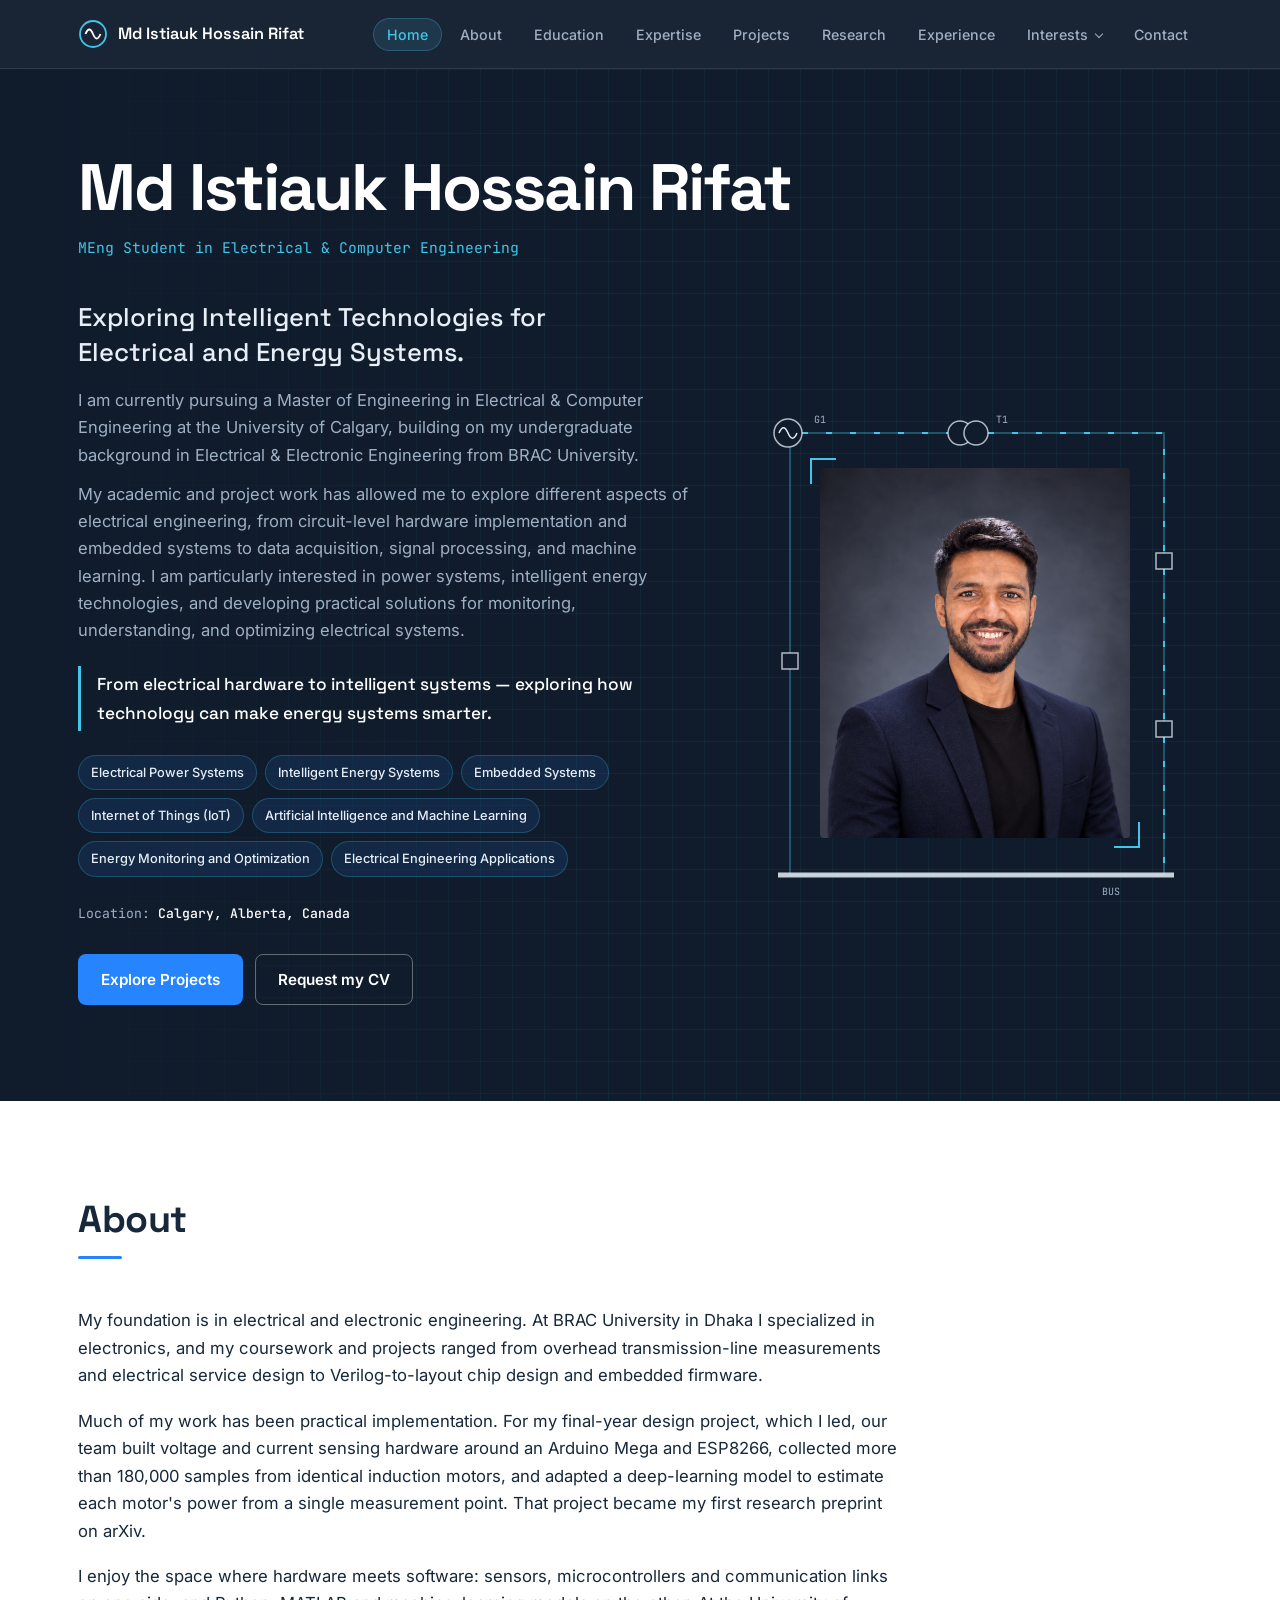
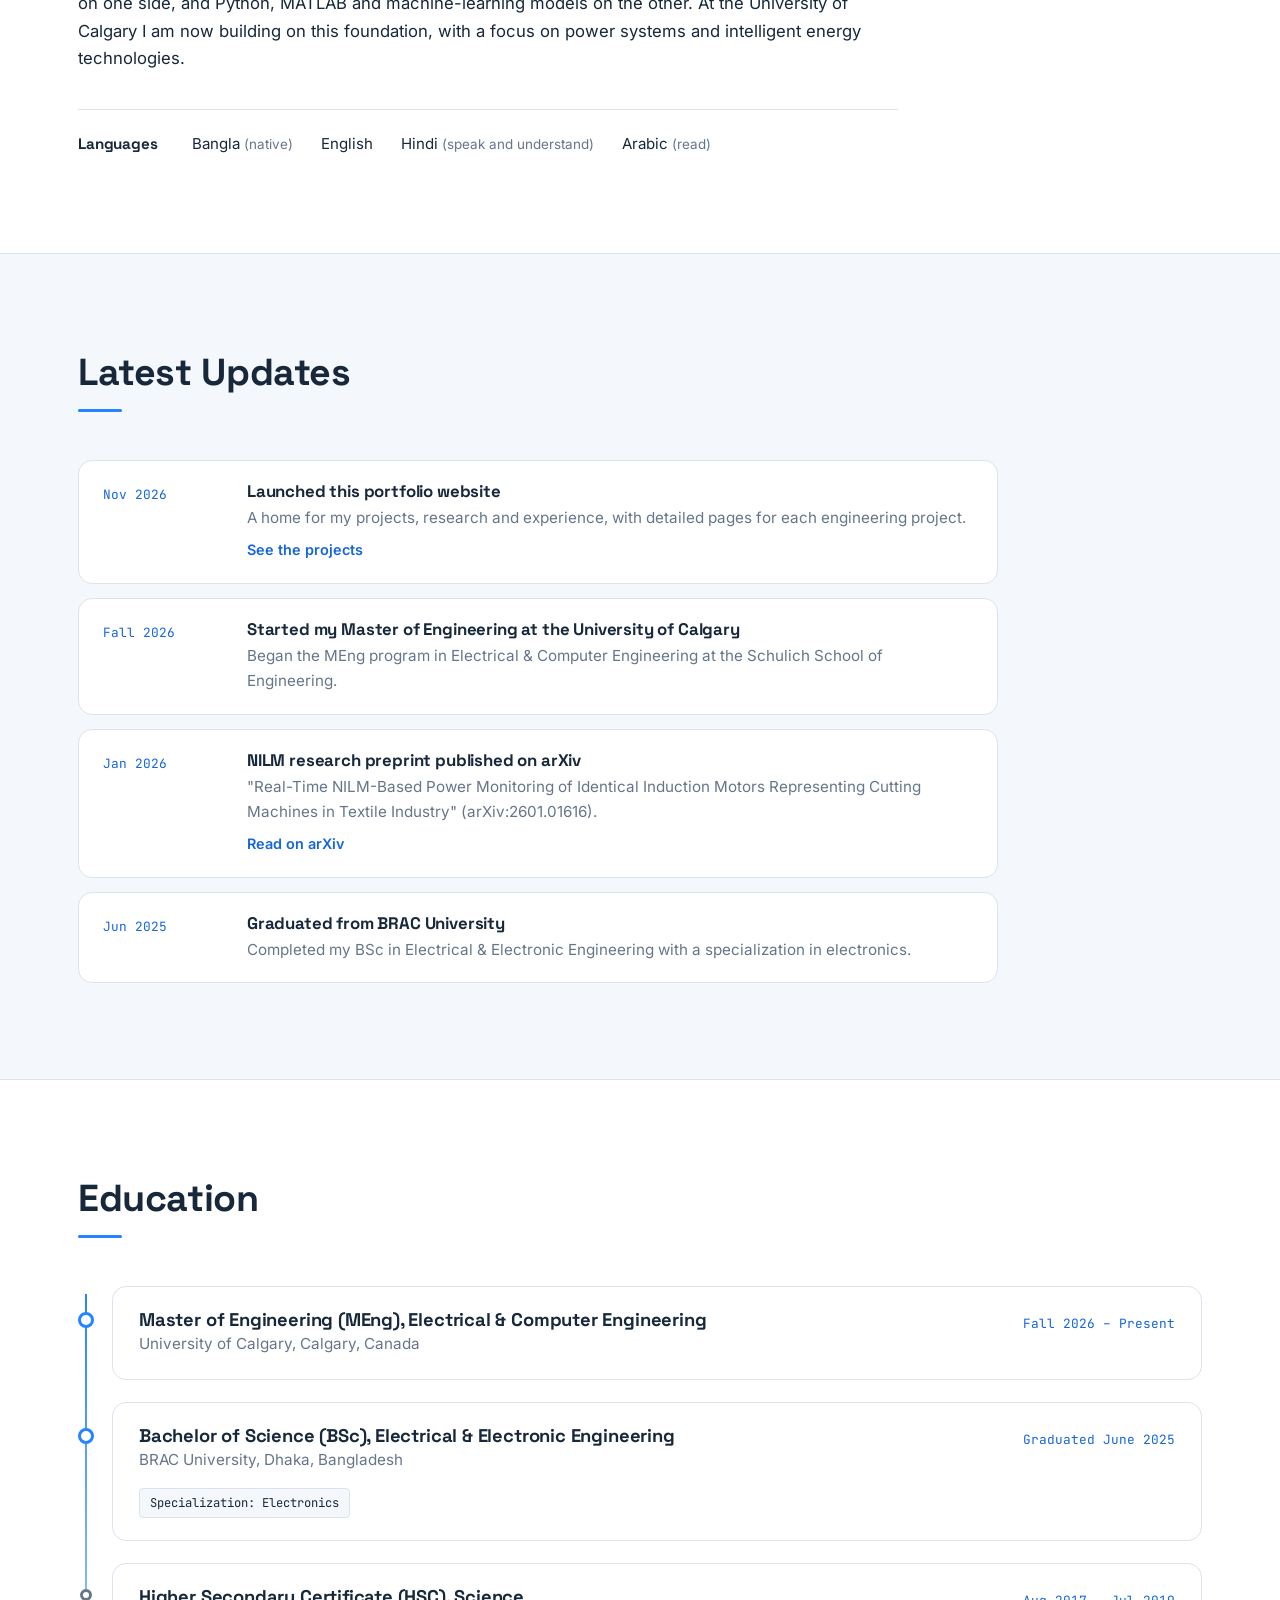
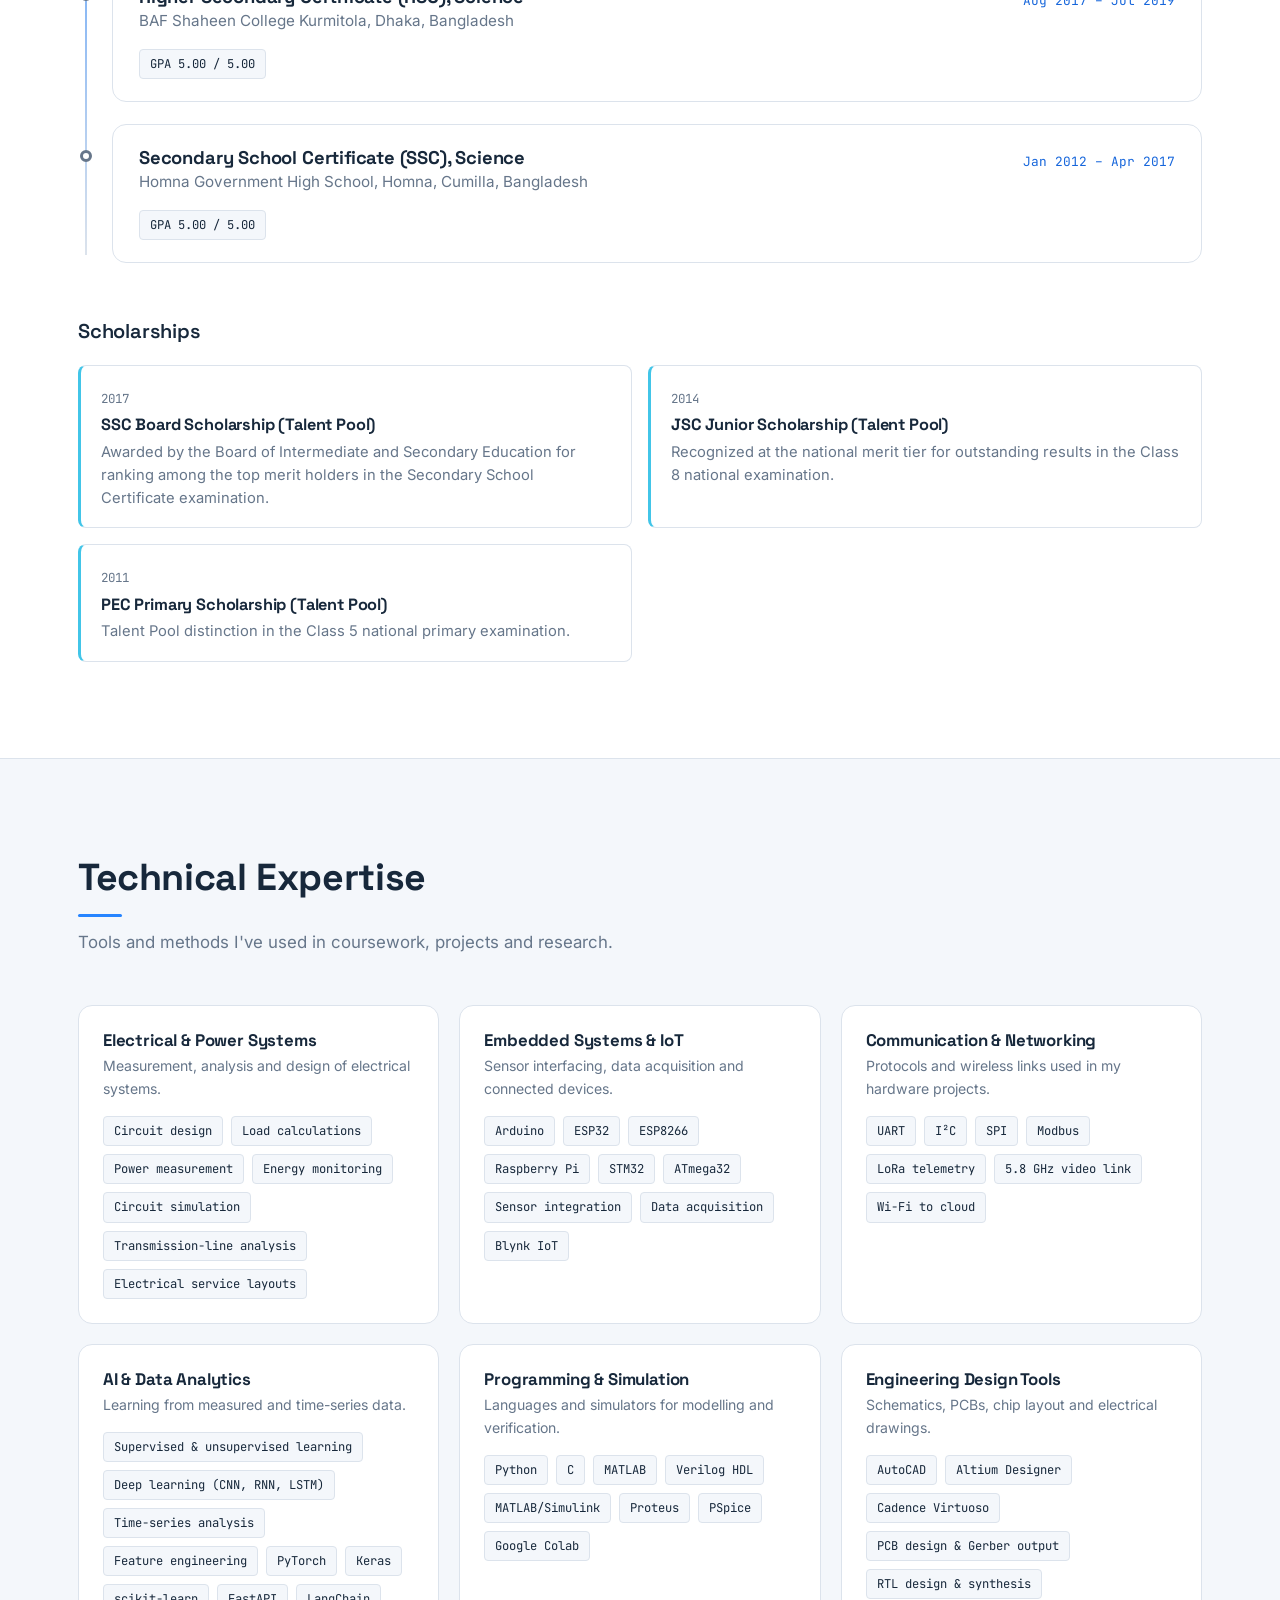
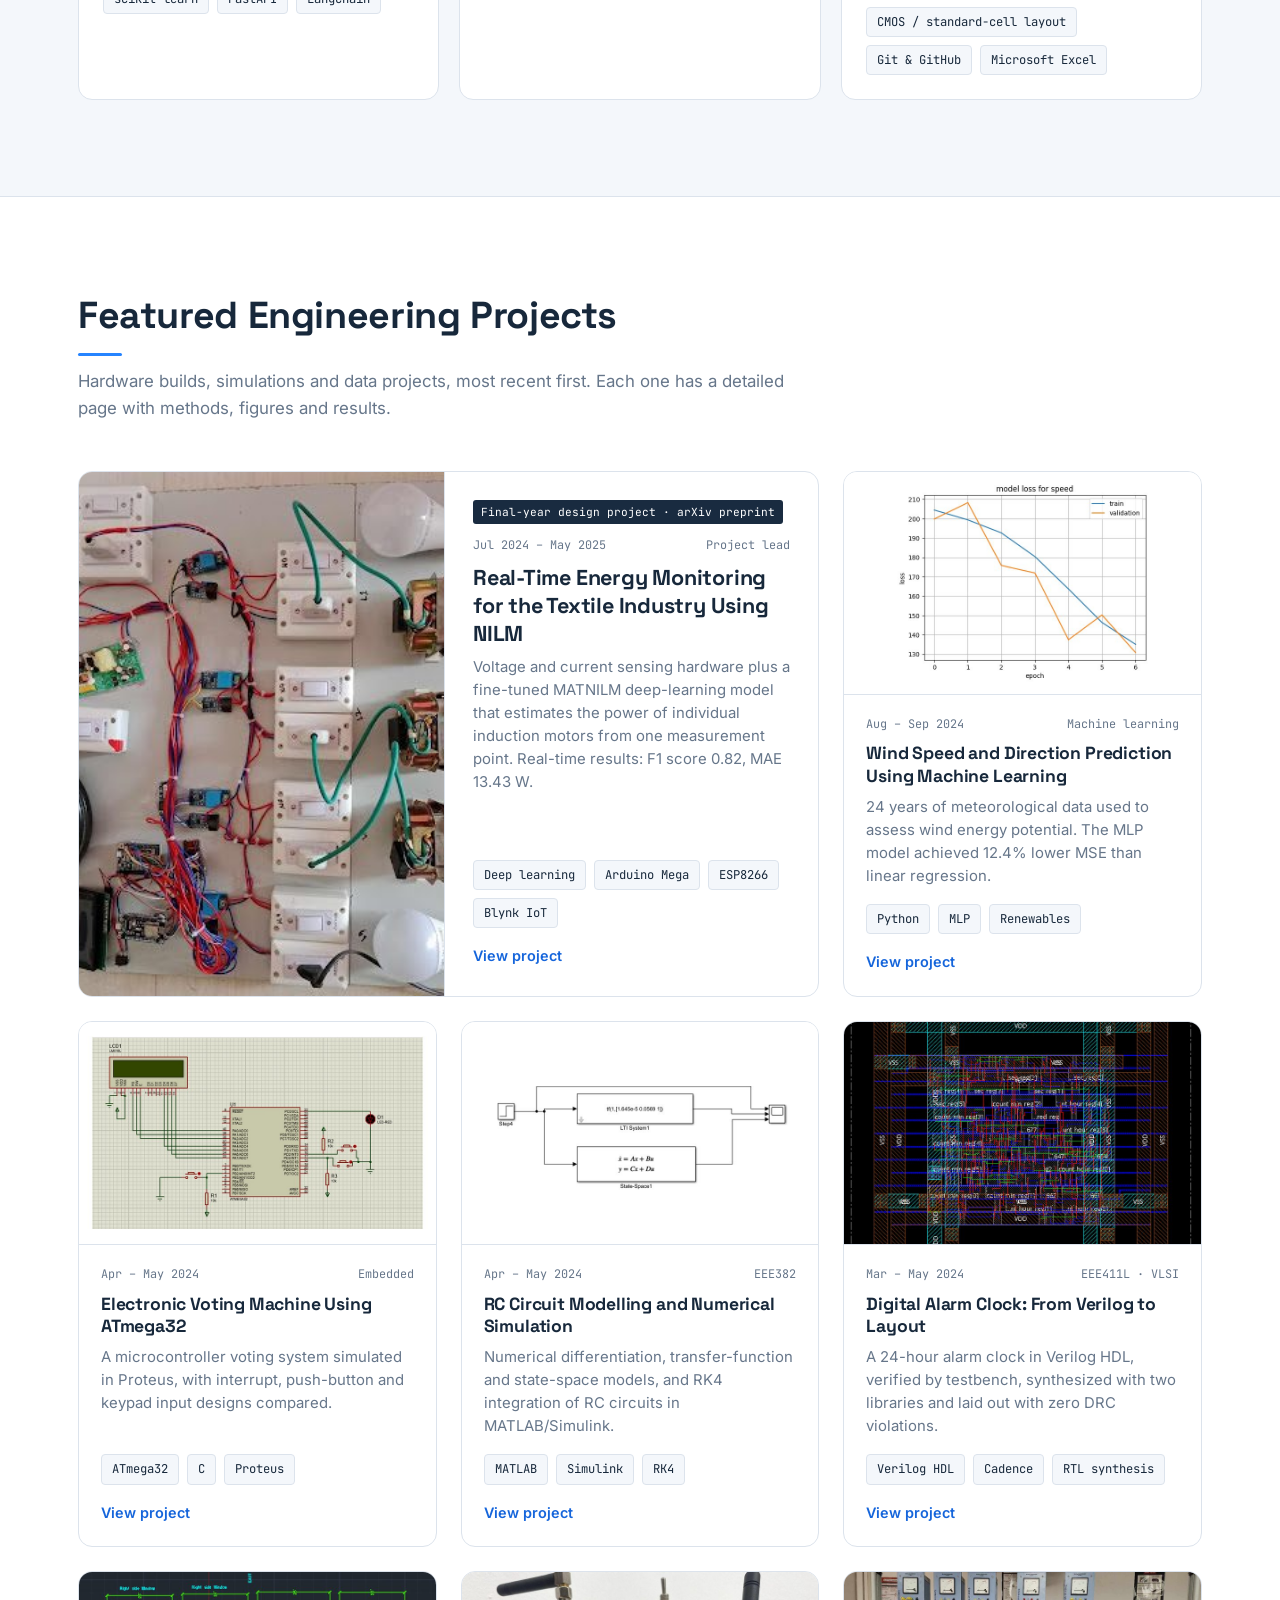
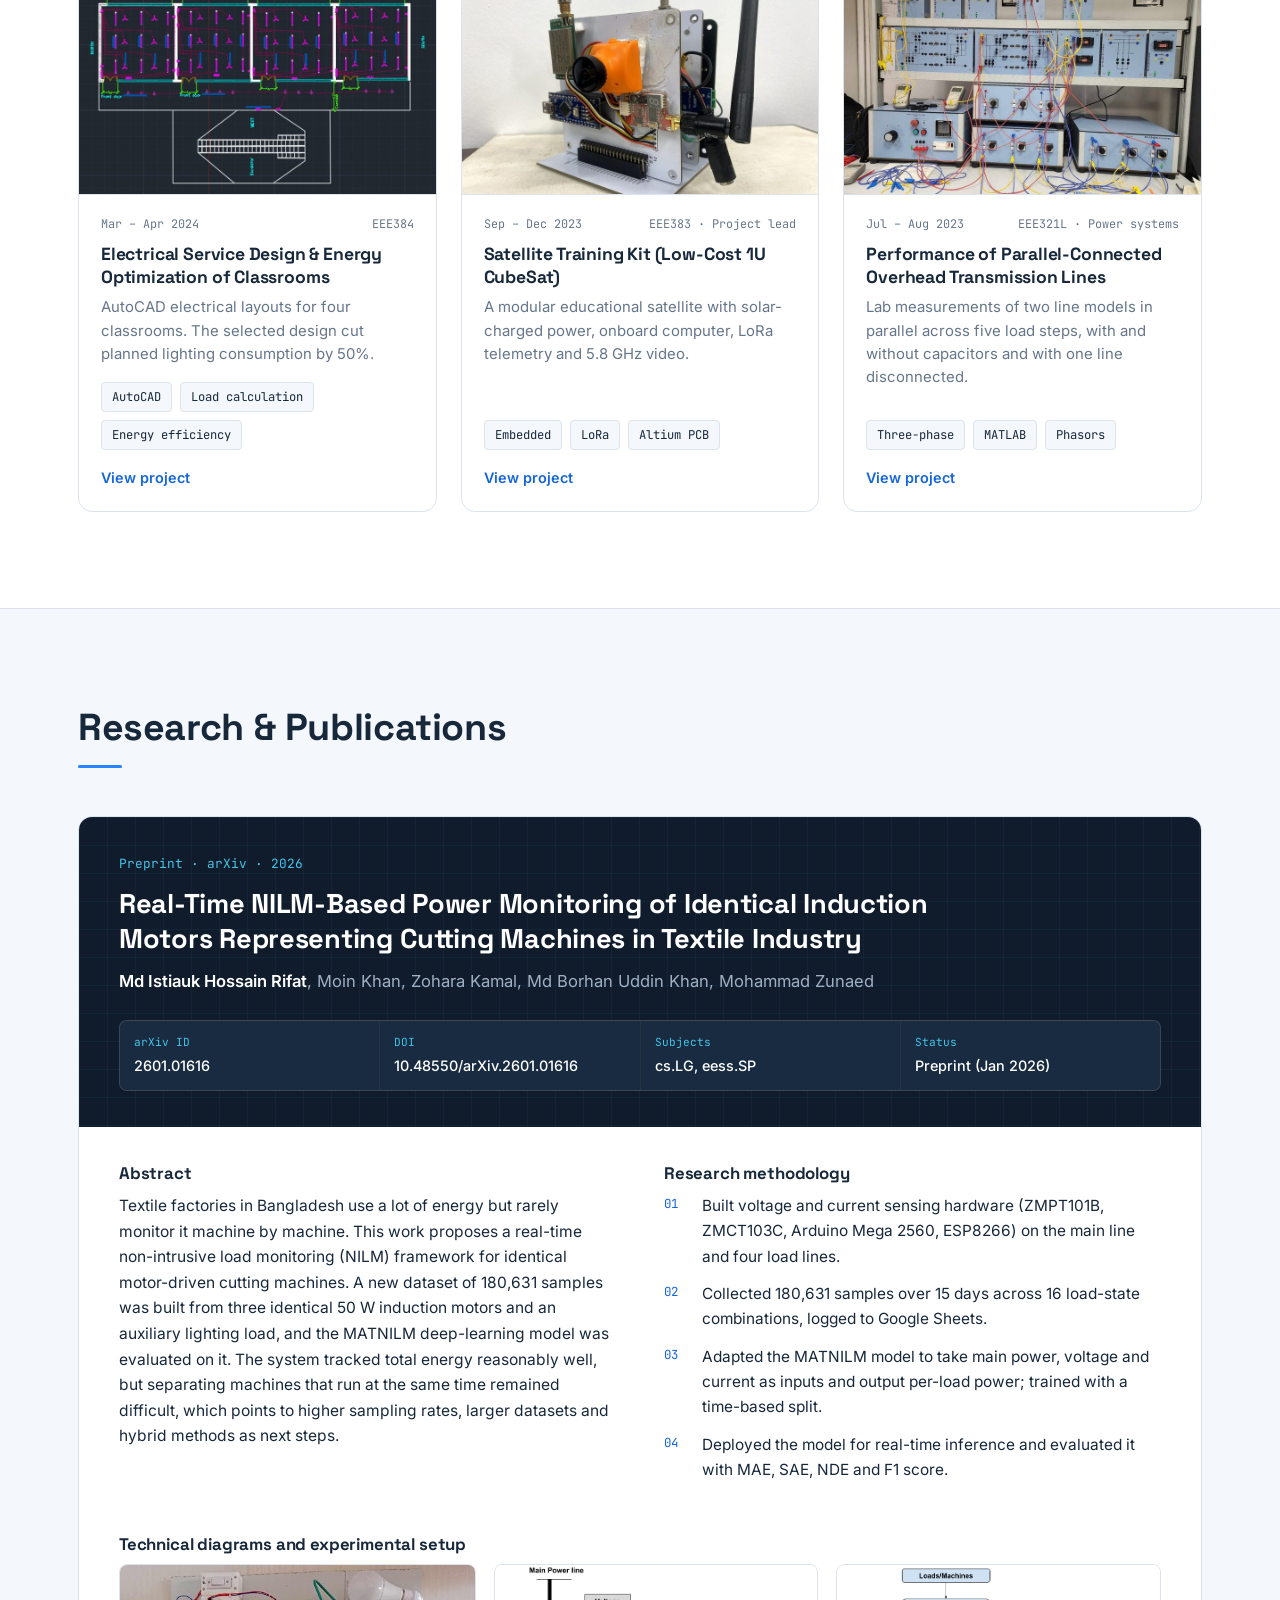
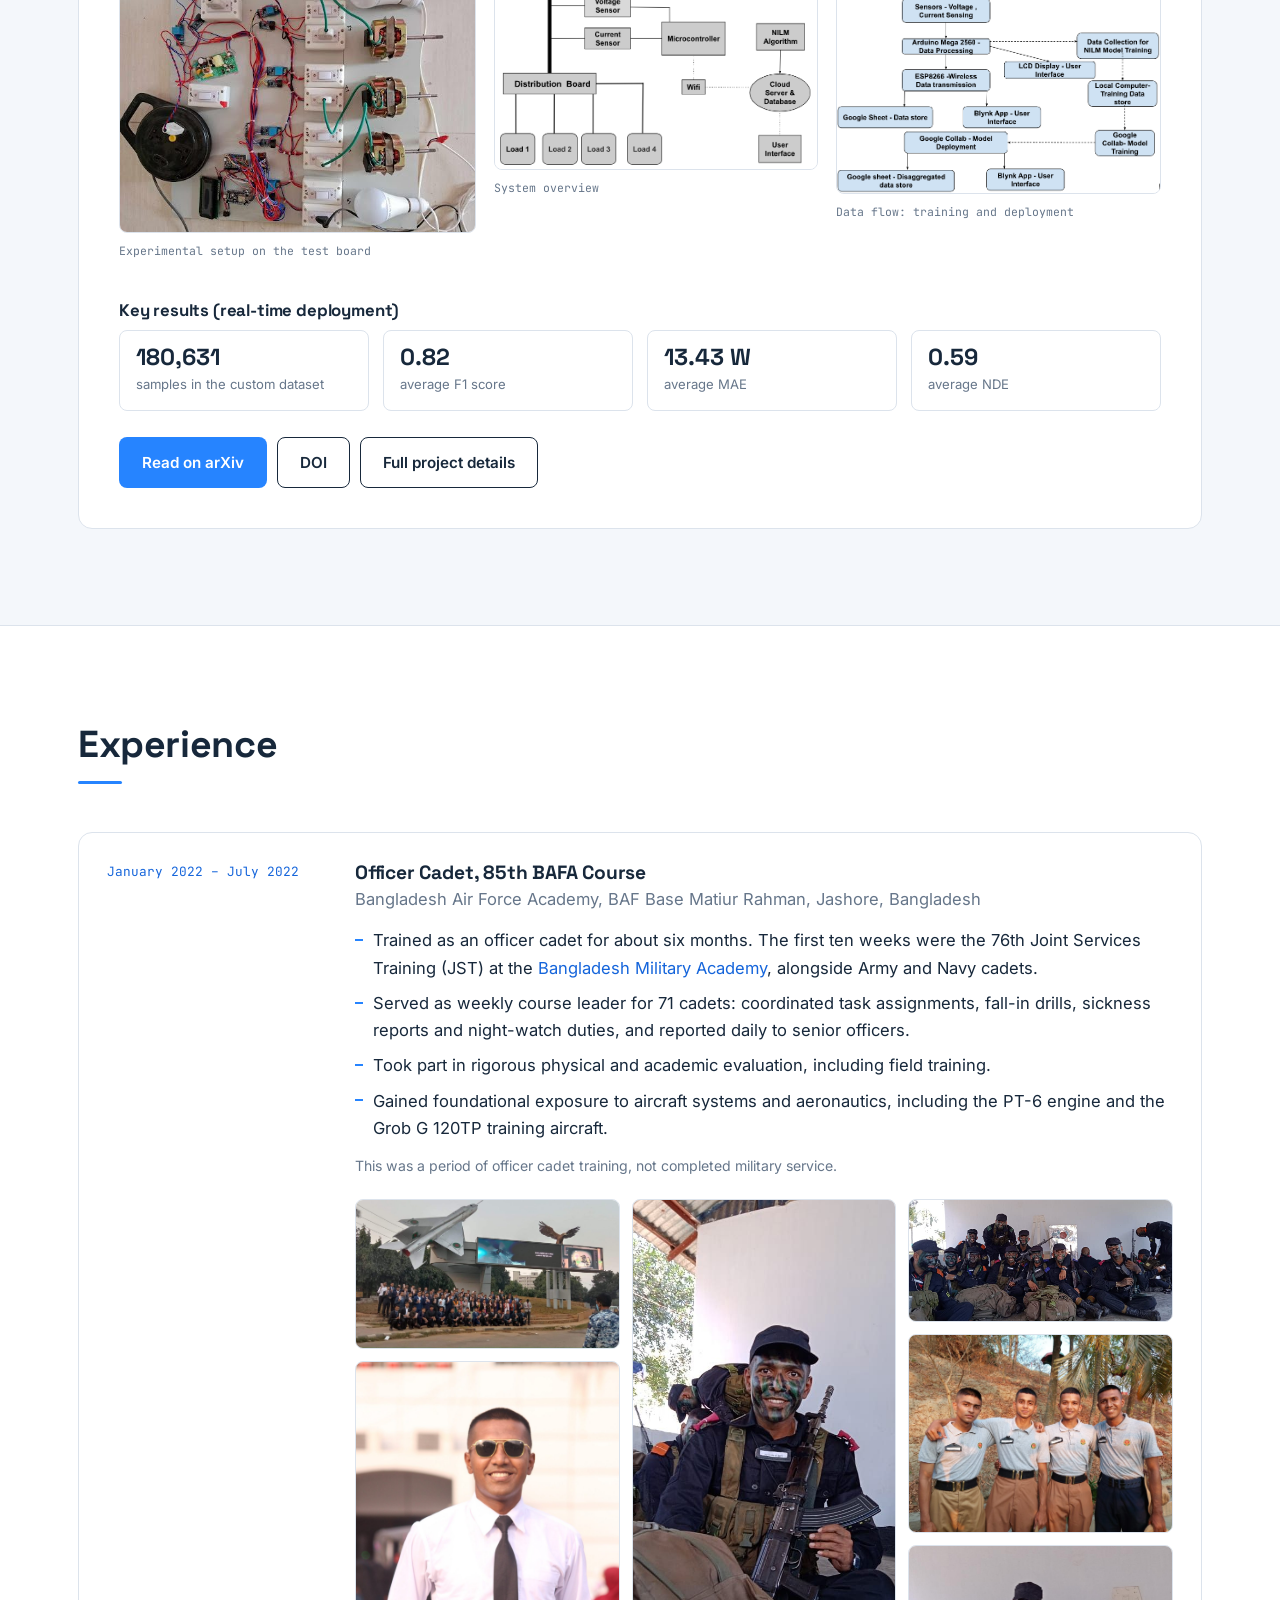
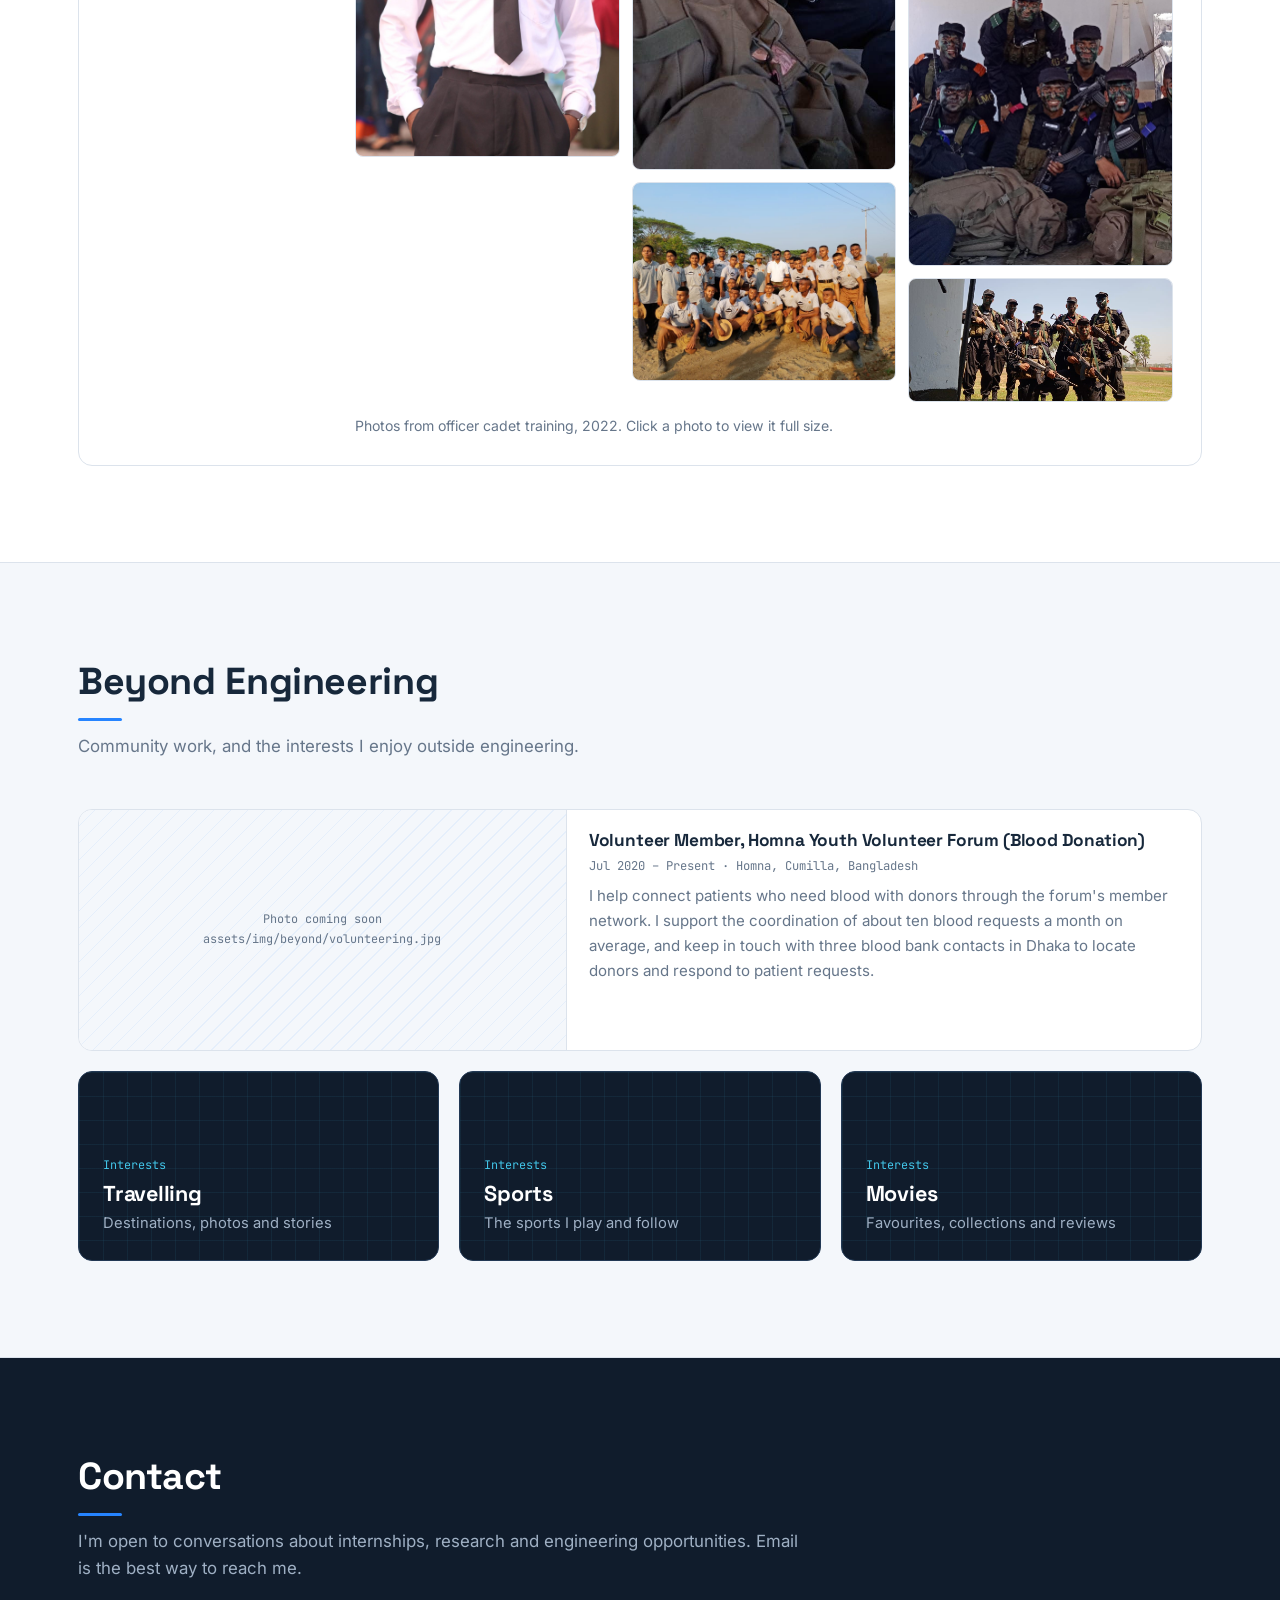
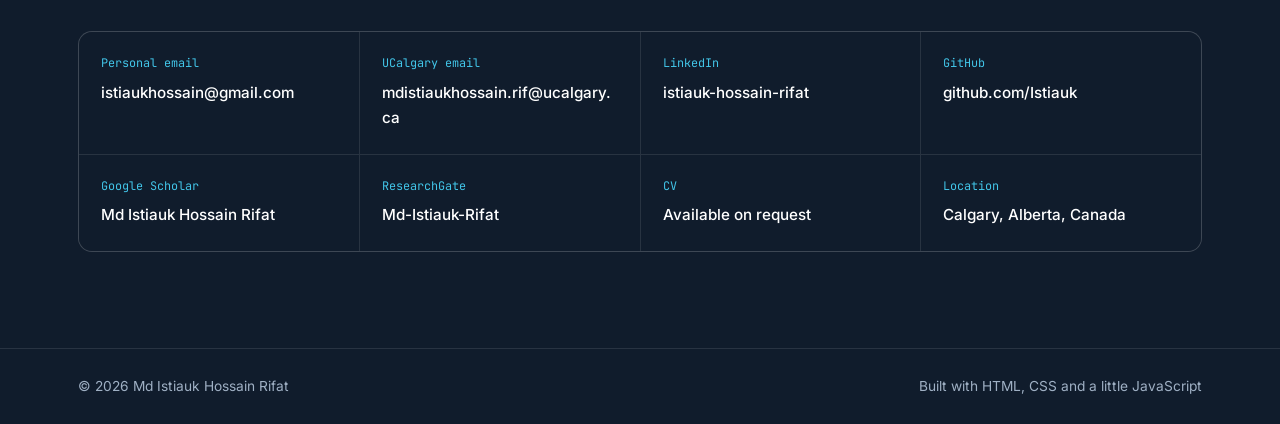
<file: index.html>
<!DOCTYPE html>
<html lang="en">
<head>
  <meta charset="UTF-8">
  <meta name="viewport" content="width=device-width, initial-scale=1">
  <title>Md Istiauk Hossain Rifat | MEng Student, Electrical &amp; Computer Engineering</title>
  <meta name="description" content="Portfolio of Md Istiauk Hossain Rifat, MEng student in Electrical and Computer Engineering at the University of Calgary. Exploring intelligent technologies for electrical and energy systems.">
  <meta name="author" content="Md Istiauk Hossain Rifat">
  <link rel="canonical" href="https://istiauk.github.io/">
  <meta property="og:type" content="website">
  <meta property="og:title" content="Md Istiauk Hossain Rifat | MEng Student in Electrical & Computer Engineering">
  <meta property="og:description" content="Exploring intelligent technologies for electrical and energy systems.">
  <meta property="og:url" content="https://istiauk.github.io/">
  <meta property="og:image" content="https://istiauk.github.io/assets/img/profile/rifat-portrait.jpg">
  <meta name="theme-color" content="#101C2C">
  <link rel="icon" href="assets/img/favicon.svg" type="image/svg+xml">
  <link rel="preload" href="assets/fonts/space-grotesk-latin-700-normal.woff2" as="font" type="font/woff2" crossorigin>
  <link rel="preload" href="assets/fonts/inter-latin-400-normal.woff2" as="font" type="font/woff2" crossorigin>
  <link rel="stylesheet" href="assets/css/style.css">
  <script type="application/ld+json">
  {
    "@context": "https://schema.org",
    "@type": "Person",
    "name": "Md Istiauk Hossain Rifat",
    "jobTitle": "MEng Student in Electrical & Computer Engineering",
    "affiliation": { "@type": "CollegeOrUniversity", "name": "University of Calgary" },
    "alumniOf": { "@type": "CollegeOrUniversity", "name": "BRAC University" },
    "address": { "@type": "PostalAddress", "addressLocality": "Calgary", "addressRegion": "AB", "addressCountry": "CA" },
    "email": "mailto:istiaukhossain@gmail.com",
    "url": "https://istiauk.github.io/",
    "sameAs": [
      "https://www.linkedin.com/in/istiauk-hossain-rifat-466a72241/",
      "https://github.com/Istiauk",
      "https://scholar.google.ca/citations?user=17TB-c0AAAAJ&hl=en",
      "https://www.researchgate.net/profile/Md-Istiauk-Rifat"
    ]
  }
  </script>
</head>
<body>
  <a class="skip-link" href="#main">Skip to content</a>

  <!-- =============================== NAVIGATION =============================== -->
  <header class="site-nav">
    <nav class="container nav-inner" aria-label="Main">
      <a class="brand" href="#home" aria-label="Md Istiauk Hossain Rifat, home">
        <svg class="brand-mark" viewBox="0 0 30 30" aria-hidden="true"><circle cx="15" cy="15" r="13" fill="none" stroke="#42C5E8" stroke-width="1.8"/><path d="M7.5 15c2.5-6 5-6 7.5 0s5 6 7.5 0" fill="none" stroke="#fff" stroke-width="1.8"/></svg>
        <span>Md Istiauk Hossain Rifat</span>
      </a>
      <button class="nav-toggle" aria-expanded="false" aria-controls="nav-links">Menu</button>
      <ul class="nav-links" id="nav-links">
        <li><a href="#home" class="active">Home</a></li>
        <li><a href="#about">About</a></li>
        <li><a href="#education">Education</a></li>
        <li><a href="#expertise">Expertise</a></li>
        <li><a href="#projects">Projects</a></li>
        <li><a href="#research">Research</a></li>
        <li><a href="#experience">Experience</a></li>
        <li class="has-menu">
          <button class="menu-btn" aria-expanded="false" aria-haspopup="true">Interests</button>
          <ul class="submenu">
            <li><a href="interests/travelling.html">Travelling</a></li>
            <li><a href="interests/sports.html">Sports</a></li>
            <li><a href="interests/movies.html">Movies</a></li>
          </ul>
        </li>
        <li><a href="#contact">Contact</a></li>
      </ul>
    </nav>
  </header>

  <main id="main">

    <!-- =============================== HERO =============================== -->
    <section class="hero" id="home" aria-label="Introduction">
      <div class="container">
        <div class="hero-top hero-copy">
          <h1 class="hero-name">Md Istiauk Hossain Rifat</h1>
          <p class="hero-role">MEng Student in Electrical &amp; Computer Engineering</p>
        </div>

        <div class="hero-grid">
          <div class="hero-copy">
            <p class="hero-headline">Exploring Intelligent Technologies for Electrical and Energy Systems.</p>
            <p class="hero-intro">
              I am currently pursuing a Master of Engineering in Electrical &amp; Computer Engineering at the
              University of Calgary, building on my undergraduate background in Electrical &amp; Electronic
              Engineering from BRAC University.
            </p>
            <p class="hero-intro">
              My academic and project work has allowed me to explore different aspects of electrical engineering,
              from circuit-level hardware implementation and embedded systems to data acquisition, signal processing,
              and machine learning. I am particularly interested in power systems, intelligent energy technologies,
              and developing practical solutions for monitoring, understanding, and optimizing electrical systems.
            </p>
            <p class="hero-statement">From electrical hardware to intelligent systems — exploring how technology can make energy systems smarter.</p>
            <ul class="hero-tags" aria-label="Technical interests">
              <li>Electrical Power Systems</li>
              <li>Intelligent Energy Systems</li>
              <li>Embedded Systems</li>
              <li>Internet of Things (IoT)</li>
              <li>Artificial Intelligence and Machine Learning</li>
              <li>Energy Monitoring and Optimization</li>
              <li>Electrical Engineering Applications</li>
            </ul>
            <p class="hero-location">Location: <strong>Calgary, Alberta, Canada</strong></p>
            <div class="hero-actions">
              <a class="btn btn-primary" href="#projects">Explore Projects</a>
              <a class="btn btn-ghost" href="mailto:mdistiaukhossain.rif@ucalgary.ca?subject=CV%20request%20via%20portfolio">Request my CV</a>
            </div>
          </div>

          <!-- Photo framed by a single-line power diagram (decorative) -->
          <div class="hero-visual">
            <svg class="hero-diagram" viewBox="0 0 430 500" aria-hidden="true">
              <path class="wire" d="M42 30 H188 M228 30 H404 V472 M30 44 V472 H404"/>
              <path class="flow" d="M42 30 H188 M228 30 H404 V472"/>
              <circle class="sym" cx="28" cy="30" r="14"/>
              <path d="M19 30c3-7 6-7 9 0s6 7 9 0" stroke="#E7EEF7" stroke-width="1.5" fill="none"/>
              <circle class="sym" cx="200" cy="30" r="12"/><circle class="sym" cx="216" cy="30" r="12" fill="none"/>
              <rect class="sym" x="396" y="150" width="16" height="16"/>
              <rect class="sym" x="396" y="318" width="16" height="16"/>
              <rect class="sym" x="22" y="250" width="16" height="16"/>
              <line class="bus" x1="18" y1="472" x2="414" y2="472"/>
              <text x="54" y="20">G1</text><text x="236" y="20">T1</text><text x="342" y="492">BUS</text>
            </svg>
            <div class="photo-frame">
              <!-- To change your photo: replace assets/img/profile/rifat-portrait.jpg (portrait, about 4:5) -->
              <img src="assets/img/profile/rifat-portrait.jpg" alt="Portrait of Md Istiauk Hossain Rifat" width="640" height="800">
            </div>
          </div>
        </div>
      </div>
    </section>

    <!-- =============================== ABOUT =============================== -->
    <section class="section" id="about">
      <div class="container">
        <div class="section-head">
          <h2>About</h2>
        </div>
        <div class="bio">
          <p>
            My foundation is in electrical and electronic engineering. At BRAC University in Dhaka I specialized in
            electronics, and my coursework and projects ranged from overhead transmission-line measurements and
            electrical service design to Verilog-to-layout chip design and embedded firmware.
          </p>
          <p>
            Much of my work has been practical implementation. For my final-year design project, which I led, our team
            built voltage and current sensing hardware around an Arduino Mega and ESP8266, collected more than 180,000
            samples from identical induction motors, and adapted a deep-learning model to estimate each motor's power
            from a single measurement point. That project became my first research preprint on arXiv.
          </p>
          <p>
            I enjoy the space where hardware meets software: sensors, microcontrollers and communication links on one
            side, and Python, MATLAB and machine-learning models on the other. At the University of Calgary I am now
            building on this foundation, with a focus on power systems and intelligent energy technologies.
          </p>
        </div>
        <div class="languages" aria-label="Languages">
          <h3>Languages</h3>
          <span>Bangla <small>(native)</small></span>
          <span>English</span>
          <span>Hindi <small>(speak and understand)</small></span>
          <span>Arabic <small>(read)</small></span>
        </div>
      </div>
    </section>

    <!-- =============================== LATEST UPDATES ===============================
         HOW TO EDIT:
         - Each update is one <article class="update"> … </article> block. Newest goes at the top.
         - To ADD: copy the template below, paste it above the first update, and change the date and text.
         - To REMOVE: delete the whole <article> … </article> block.
         - Link and photo are optional: delete those lines if you don't need them.

         TEMPLATE (text only):
         <article class="update">
           <time datetime="2027-01">Jan 2027</time>
           <div class="update-body"><div>
             <h3>Title of the update</h3>
             <p>One or two sentences about it.</p>
             <a class="more" href="https://example.com" target="_blank" rel="noopener">Read more</a>
           </div></div>
         </article>

         TEMPLATE (with photo): add class="update has-photo" and put this after the </div> that closes the text:
             <img src="assets/img/updates/your-photo.jpg" alt="Describe the photo" loading="lazy">
    ======================================================================================== -->
    <section class="section tint" id="updates">
      <div class="container">
        <div class="section-head">
          <h2>Latest Updates</h2>
        </div>
        <div class="updates">

          <article class="update">
            <time datetime="2026-11">Nov 2026</time>
            <div class="update-body"><div>
              <h3>Launched this portfolio website</h3>
              <p>A home for my projects, research and experience, with detailed pages for each engineering project.</p>
              <a class="more" href="#projects">See the projects</a>
            </div></div>
          </article>

          <article class="update">
            <time datetime="2026-09">Fall 2026</time>
            <div class="update-body"><div>
              <h3>Started my Master of Engineering at the University of Calgary</h3>
              <p>Began the MEng program in Electrical &amp; Computer Engineering at the Schulich School of Engineering.</p>
            </div></div>
          </article>

          <article class="update">
            <time datetime="2026-01">Jan 2026</time>
            <div class="update-body"><div>
              <h3>NILM research preprint published on arXiv</h3>
              <p>"Real-Time NILM-Based Power Monitoring of Identical Induction Motors Representing Cutting Machines in Textile Industry" (arXiv:2601.01616).</p>
              <a class="more" href="https://arxiv.org/abs/2601.01616" target="_blank" rel="noopener">Read on arXiv</a>
            </div></div>
          </article>

          <article class="update">
            <time datetime="2025-06">Jun 2025</time>
            <div class="update-body"><div>
              <h3>Graduated from BRAC University</h3>
              <p>Completed my BSc in Electrical &amp; Electronic Engineering with a specialization in electronics.</p>
            </div></div>
          </article>

        </div>
      </div>
    </section>

    <!-- =============================== EDUCATION =============================== -->
    <section class="section" id="education">
      <div class="container">
        <div class="section-head">
          <h2>Education</h2>
        </div>

        <ol class="timeline">
          <li class="tl-item">
            <article class="tl-card">
              <div>
                <h3>Master of Engineering (MEng), Electrical &amp; Computer Engineering</h3>
                <p class="where">University of Calgary, Calgary, Canada</p>
              </div>
              <span class="when">Fall 2026 – Present</span>
            </article>
          </li>
          <li class="tl-item">
            <article class="tl-card">
              <div>
                <h3>Bachelor of Science (BSc), Electrical &amp; Electronic Engineering</h3>
                <p class="where">BRAC University, Dhaka, Bangladesh</p>
              </div>
              <span class="when">Graduated June 2025</span>
              <div class="details"><span class="chip">Specialization: Electronics</span></div>
            </article>
          </li>
          <li class="tl-item minor">
            <article class="tl-card">
              <div>
                <h3>Higher Secondary Certificate (HSC), Science</h3>
                <p class="where">BAF Shaheen College Kurmitola, Dhaka, Bangladesh</p>
              </div>
              <span class="when">Aug 2017 – Jul 2019</span>
              <div class="details"><span class="chip">GPA 5.00 / 5.00</span></div>
            </article>
          </li>
          <li class="tl-item minor">
            <article class="tl-card">
              <div>
                <h3>Secondary School Certificate (SSC), Science</h3>
                <p class="where">Homna Government High School, Homna, Cumilla, Bangladesh</p>
              </div>
              <span class="when">Jan 2012 – Apr 2017</span>
              <div class="details"><span class="chip">GPA 5.00 / 5.00</span></div>
            </article>
          </li>
        </ol>

        <h3 class="subhead">Scholarships</h3>
        <div class="awards">
          <article class="award">
            <span class="year">2017</span>
            <h4>SSC Board Scholarship (Talent Pool)</h4>
            <p>Awarded by the Board of Intermediate and Secondary Education for ranking among the top merit holders in the Secondary School Certificate examination.</p>
          </article>
          <article class="award">
            <span class="year">2014</span>
            <h4>JSC Junior Scholarship (Talent Pool)</h4>
            <p>Recognized at the national merit tier for outstanding results in the Class 8 national examination.</p>
          </article>
          <article class="award">
            <span class="year">2011</span>
            <h4>PEC Primary Scholarship (Talent Pool)</h4>
            <p>Talent Pool distinction in the Class 5 national primary examination.</p>
          </article>
        </div>
      </div>
    </section>

    <!-- =============================== EXPERTISE =============================== -->
    <section class="section tint" id="expertise">
      <div class="container">
        <div class="section-head">
          <h2>Technical Expertise</h2>
          <p>Tools and methods I've used in coursework, projects and research.</p>
        </div>
        <div class="skills-grid">
          <article class="skill-card">
            <h3>Electrical &amp; Power Systems</h3>
            <p class="note">Measurement, analysis and design of electrical systems.</p>
            <ul class="chips">
              <li class="chip">Circuit design</li><li class="chip">Load calculations</li><li class="chip">Power measurement</li>
              <li class="chip">Energy monitoring</li><li class="chip">Circuit simulation</li><li class="chip">Transmission-line analysis</li>
              <li class="chip">Electrical service layouts</li>
            </ul>
          </article>
          <article class="skill-card">
            <h3>Embedded Systems &amp; IoT</h3>
            <p class="note">Sensor interfacing, data acquisition and connected devices.</p>
            <ul class="chips">
              <li class="chip">Arduino</li><li class="chip">ESP32</li><li class="chip">ESP8266</li><li class="chip">Raspberry Pi</li>
              <li class="chip">STM32</li><li class="chip">ATmega32</li><li class="chip">Sensor integration</li>
              <li class="chip">Data acquisition</li><li class="chip">Blynk IoT</li>
            </ul>
          </article>
          <article class="skill-card">
            <h3>Communication &amp; Networking</h3>
            <p class="note">Protocols and wireless links used in my hardware projects.</p>
            <ul class="chips">
              <li class="chip">UART</li><li class="chip">I²C</li><li class="chip">SPI</li><li class="chip">Modbus</li>
              <li class="chip">LoRa telemetry</li><li class="chip">5.8 GHz video link</li><li class="chip">Wi-Fi to cloud</li>
            </ul>
          </article>
          <article class="skill-card">
            <h3>AI &amp; Data Analytics</h3>
            <p class="note">Learning from measured and time-series data.</p>
            <ul class="chips">
              <li class="chip">Supervised &amp; unsupervised learning</li><li class="chip">Deep learning (CNN, RNN, LSTM)</li>
              <li class="chip">Time-series analysis</li><li class="chip">Feature engineering</li><li class="chip">PyTorch</li>
              <li class="chip">Keras</li><li class="chip">scikit-learn</li><li class="chip">FastAPI</li><li class="chip">LangChain</li>
            </ul>
          </article>
          <article class="skill-card">
            <h3>Programming &amp; Simulation</h3>
            <p class="note">Languages and simulators for modelling and verification.</p>
            <ul class="chips">
              <li class="chip">Python</li><li class="chip">C</li><li class="chip">MATLAB</li><li class="chip">Verilog HDL</li>
              <li class="chip">MATLAB/Simulink</li><li class="chip">Proteus</li><li class="chip">PSpice</li><li class="chip">Google Colab</li>
            </ul>
          </article>
          <article class="skill-card">
            <h3>Engineering Design Tools</h3>
            <p class="note">Schematics, PCBs, chip layout and electrical drawings.</p>
            <ul class="chips">
              <li class="chip">AutoCAD</li><li class="chip">Altium Designer</li><li class="chip">Cadence Virtuoso</li>
              <li class="chip">PCB design &amp; Gerber output</li><li class="chip">RTL design &amp; synthesis</li>
              <li class="chip">CMOS / standard-cell layout</li><li class="chip">Git &amp; GitHub</li><li class="chip">Microsoft Excel</li>
            </ul>
          </article>
        </div>
      </div>
    </section>

    <!-- =============================== PROJECTS =============================== -->
    <section class="section" id="projects">
      <div class="container">
        <div class="section-head">
          <h2>Featured Engineering Projects</h2>
          <p>Hardware builds, simulations and data projects, most recent first. Each one has a detailed page with methods, figures and results.</p>
        </div>
        <div class="projects-grid">

          <a class="project-card featured" href="projects/nilm-energy-monitoring.html">
            <div class="thumb"><img src="assets/img/projects/nilm/hardware.jpg" alt="NILM sensing hardware with three induction motors and bulbs on a test board" loading="lazy" width="512" height="384"></div>
            <div class="body">
              <span class="badge">Final-year design project · arXiv preprint</span>
              <div class="meta"><span>Jul 2024 – May 2025</span><span>Project lead</span></div>
              <h3>Real-Time Energy Monitoring for the Textile Industry Using NILM</h3>
              <p>Voltage and current sensing hardware plus a fine-tuned MATNILM deep-learning model that estimates the power of individual induction motors from one measurement point. Real-time results: F1 score 0.82, MAE 13.43 W.</p>
              <ul class="chips"><li class="chip">Deep learning</li><li class="chip">Arduino Mega</li><li class="chip">ESP8266</li><li class="chip">Blynk IoT</li></ul>
              <span class="more">View project</span>
            </div>
          </a>

          <a class="project-card" href="projects/wind-prediction.html">
            <div class="thumb"><img src="assets/img/projects/thumbs/wind.jpg" alt="Training and validation loss of the MLP model for wind speed" loading="lazy" width="800" height="500"></div>
            <div class="body">
              <div class="meta"><span>Aug – Sep 2024</span><span>Machine learning</span></div>
              <h3>Wind Speed and Direction Prediction Using Machine Learning</h3>
              <p>24 years of meteorological data used to assess wind energy potential. The MLP model achieved 12.4% lower MSE than linear regression.</p>
              <ul class="chips"><li class="chip">Python</li><li class="chip">MLP</li><li class="chip">Renewables</li></ul>
              <span class="more">View project</span>
            </div>
          </a>

          <a class="project-card" href="projects/electronic-voting-machine.html">
            <div class="thumb"><img src="assets/img/projects/thumbs/evm.jpg" alt="Proteus schematic of the ATmega32 voting machine" loading="lazy" width="800" height="500"></div>
            <div class="body">
              <div class="meta"><span>Apr – May 2024</span><span>Embedded</span></div>
              <h3>Electronic Voting Machine Using ATmega32</h3>
              <p>A microcontroller voting system simulated in Proteus, with interrupt, push-button and keypad input designs compared.</p>
              <ul class="chips"><li class="chip">ATmega32</li><li class="chip">C</li><li class="chip">Proteus</li></ul>
              <span class="more">View project</span>
            </div>
          </a>

          <a class="project-card" href="projects/rc-circuit-modelling.html">
            <div class="thumb"><img src="assets/img/projects/thumbs/rc-circuit.jpg" alt="Simulink model comparing transfer-function and state-space blocks" loading="lazy" width="800" height="500"></div>
            <div class="body">
              <div class="meta"><span>Apr – May 2024</span><span>EEE382</span></div>
              <h3>RC Circuit Modelling and Numerical Simulation</h3>
              <p>Numerical differentiation, transfer-function and state-space models, and RK4 integration of RC circuits in MATLAB/Simulink.</p>
              <ul class="chips"><li class="chip">MATLAB</li><li class="chip">Simulink</li><li class="chip">RK4</li></ul>
              <span class="more">View project</span>
            </div>
          </a>

          <a class="project-card" href="projects/digital-alarm-clock-vlsi.html">
            <div class="thumb"><img src="assets/img/projects/thumbs/alarm-clock.jpg" alt="Placed and routed layout of the digital alarm clock" loading="lazy" width="800" height="500"></div>
            <div class="body">
              <div class="meta"><span>Mar – May 2024</span><span>EEE411L · VLSI</span></div>
              <h3>Digital Alarm Clock: From Verilog to Layout</h3>
              <p>A 24-hour alarm clock in Verilog HDL, verified by testbench, synthesized with two libraries and laid out with zero DRC violations.</p>
              <ul class="chips"><li class="chip">Verilog HDL</li><li class="chip">Cadence</li><li class="chip">RTL synthesis</li></ul>
              <span class="more">View project</span>
            </div>
          </a>

          <a class="project-card" href="projects/classroom-electrical-design.html">
            <div class="thumb"><img src="assets/img/projects/thumbs/classroom-design.jpg" alt="AutoCAD electrical layout of four classrooms" loading="lazy" width="800" height="500"></div>
            <div class="body">
              <div class="meta"><span>Mar – Apr 2024</span><span>EEE384</span></div>
              <h3>Electrical Service Design &amp; Energy Optimization of Classrooms</h3>
              <p>AutoCAD electrical layouts for four classrooms. The selected design cut planned lighting consumption by 50%.</p>
              <ul class="chips"><li class="chip">AutoCAD</li><li class="chip">Load calculation</li><li class="chip">Energy efficiency</li></ul>
              <span class="more">View project</span>
            </div>
          </a>

          <a class="project-card" href="projects/satellite-training-kit.html">
            <div class="thumb"><img src="assets/img/projects/thumbs/satellite-kit.jpg" alt="Assembled satellite training kit with antennas and camera" loading="lazy" width="800" height="500"></div>
            <div class="body">
              <div class="meta"><span>Sep – Dec 2023</span><span>EEE383 · Project lead</span></div>
              <h3>Satellite Training Kit (Low-Cost 1U CubeSat)</h3>
              <p>A modular educational satellite with solar-charged power, onboard computer, LoRa telemetry and 5.8 GHz video.</p>
              <ul class="chips"><li class="chip">Embedded</li><li class="chip">LoRa</li><li class="chip">Altium PCB</li></ul>
              <span class="more">View project</span>
            </div>
          </a>

          <a class="project-card" href="projects/parallel-transmission-lines.html">
            <div class="thumb"><img src="assets/img/projects/thumbs/transmission-lines.jpg" alt="Power system lab bench with two transmission line models" loading="lazy" width="800" height="500"></div>
            <div class="body">
              <div class="meta"><span>Jul – Aug 2023</span><span>EEE321L · Power systems</span></div>
              <h3>Performance of Parallel-Connected Overhead Transmission Lines</h3>
              <p>Lab measurements of two line models in parallel across five load steps, with and without capacitors and with one line disconnected.</p>
              <ul class="chips"><li class="chip">Three-phase</li><li class="chip">MATLAB</li><li class="chip">Phasors</li></ul>
              <span class="more">View project</span>
            </div>
          </a>

        </div>
      </div>
    </section>

    <!-- =============================== RESEARCH =============================== -->
    <section class="section tint" id="research">
      <div class="container">
        <div class="section-head">
          <h2>Research &amp; Publications</h2>
        </div>

        <article class="pub">
          <header class="pub-head">
            <p class="venue">Preprint · arXiv · 2026</p>
            <h3>Real-Time NILM-Based Power Monitoring of Identical Induction Motors Representing Cutting Machines in Textile Industry</h3>
            <p class="authors"><strong>Md Istiauk Hossain Rifat</strong>, Moin Khan, Zohara Kamal, Md Borhan Uddin Khan, Mohammad Zunaed</p>
            <dl class="pub-info">
              <div><dt>arXiv ID</dt><dd>2601.01616</dd></div>
              <div><dt>DOI</dt><dd>10.48550/arXiv.2601.01616</dd></div>
              <div><dt>Subjects</dt><dd>cs.LG, eess.SP</dd></div>
              <div><dt>Status</dt><dd>Preprint (Jan 2026)</dd></div>
            </dl>
          </header>

          <div class="pub-body">
            <div>
              <h4>Abstract</h4>
              <!-- To use the exact arXiv abstract, paste it here in place of this summary. -->
              <p>
                Textile factories in Bangladesh use a lot of energy but rarely monitor it machine by machine. This work
                proposes a real-time non-intrusive load monitoring (NILM) framework for identical motor-driven cutting
                machines. A new dataset of 180,631 samples was built from three identical 50 W induction motors and an
                auxiliary lighting load, and the MATNILM deep-learning model was evaluated on it. The system tracked
                total energy reasonably well, but separating machines that run at the same time remained difficult,
                which points to higher sampling rates, larger datasets and hybrid methods as next steps.
              </p>
            </div>
            <div>
              <h4>Research methodology</h4>
              <ol class="pub-steps">
                <li>Built voltage and current sensing hardware (ZMPT101B, ZMCT103C, Arduino Mega 2560, ESP8266) on the main line and four load lines.</li>
                <li>Collected 180,631 samples over 15 days across 16 load-state combinations, logged to Google Sheets.</li>
                <li>Adapted the MATNILM model to take main power, voltage and current as inputs and output per-load power; trained with a time-based split.</li>
                <li>Deployed the model for real-time inference and evaluated it with MAE, SAE, NDE and F1 score.</li>
              </ol>
            </div>

            <div class="full">
              <h4>Technical diagrams and experimental setup</h4>
              <div class="pub-figs">
                <figure><img src="assets/img/projects/nilm/hardware.jpg" alt="Experimental setup: sensors, relays, three induction motors and bulbs on a test board" loading="lazy"><figcaption>Experimental setup on the test board</figcaption></figure>
                <figure><img src="assets/img/projects/nilm/system-overview.png" alt="System overview: sensors on the main line feed a microcontroller that sends data over Wi-Fi to a cloud NILM algorithm" loading="lazy"><figcaption>System overview</figcaption></figure>
                <figure><img src="assets/img/projects/nilm/data-flow.png" alt="Data flow for model training and real-time deployment" loading="lazy"><figcaption>Data flow: training and deployment</figcaption></figure>
              </div>
            </div>

            <div class="full">
              <h4>Key results (real-time deployment)</h4>
              <div class="pub-stats">
                <div><div class="num">180,631</div><div class="lbl">samples in the custom dataset</div></div>
                <div><div class="num">0.82</div><div class="lbl">average F1 score</div></div>
                <div><div class="num">13.43 W</div><div class="lbl">average MAE</div></div>
                <div><div class="num">0.59</div><div class="lbl">average NDE</div></div>
              </div>
              <div class="paper-actions">
                <a class="btn btn-primary" href="https://arxiv.org/abs/2601.01616" target="_blank" rel="noopener">Read on arXiv</a>
                <a class="btn btn-outline" href="https://doi.org/10.48550/arXiv.2601.01616" target="_blank" rel="noopener">DOI</a>
                <a class="btn btn-outline" href="projects/nilm-energy-monitoring.html">Full project details</a>
              </div>
            </div>
          </div>
        </article>
      </div>
    </section>

    <!-- =============================== EXPERIENCE =============================== -->
    <section class="section" id="experience">
      <div class="container">
        <div class="section-head">
          <h2>Experience</h2>
        </div>
        <div class="exp-list">
          <article class="exp">
            <div><p class="when">January 2022 – July 2022</p></div>
            <div>
              <h3>Officer Cadet, 85th BAFA Course</h3>
              <p class="org">Bangladesh Air Force Academy, BAF Base Matiur Rahman, Jashore, Bangladesh</p>
              <ul>
                <li>Trained as an officer cadet for about six months. The first ten weeks were the 76th Joint Services Training (JST) at the <a href="https://bma.army.mil.bd/" target="_blank" rel="noopener">Bangladesh Military Academy</a>, alongside Army and Navy cadets.</li>
                <li>Served as weekly course leader for 71 cadets: coordinated task assignments, fall-in drills, sickness reports and night-watch duties, and reported daily to senior officers.</li>
                <li>Took part in rigorous physical and academic evaluation, including field training.</li>
                <li>Gained foundational exposure to aircraft systems and aeronautics, including the PT-6 engine and the Grob G 120TP training aircraft.</li>
              </ul>
              <p class="note">This was a period of officer cadet training, not completed military service.</p>

              <!-- Photo wall: each photo keeps its own shape. Click a photo to open it full size.
                   To add a photo: put it in assets/img/experience/ and copy one <a>…</a> line. -->
              <div class="photo-wall">
                <a href="assets/img/experience/bafa-joining-group.jpg" target="_blank" rel="noopener"><img src="assets/img/experience/bafa-joining-group.jpg" alt="Large group of cadets in formal suits in front of an aircraft monument" loading="lazy"></a>
                <a href="assets/img/experience/bafa-portrait-formal.jpg" target="_blank" rel="noopener"><img src="assets/img/experience/bafa-portrait-formal.jpg" alt="Portrait in a white shirt and black tie" loading="lazy"></a>
                <a href="assets/img/experience/bafa-field-training-1.jpg" target="_blank" rel="noopener"><img src="assets/img/experience/bafa-field-training-1.jpg" alt="Cadet in field-training gear with camouflage face paint" loading="lazy"></a>
                <a href="assets/img/experience/bafa-course-group.jpg" target="_blank" rel="noopener"><img src="assets/img/experience/bafa-course-group.jpg" alt="Group of cadets in training uniforms outdoors" loading="lazy"></a>
                <a href="assets/img/experience/bafa-field-training-2.jpg" target="_blank" rel="noopener"><img src="assets/img/experience/bafa-field-training-2.jpg" alt="Cadets resting during field training" loading="lazy"></a>
                <a href="assets/img/experience/bafa-cadets-group.jpg" target="_blank" rel="noopener"><img src="assets/img/experience/bafa-cadets-group.jpg" alt="Four cadets in training uniforms" loading="lazy"></a>
                <a href="assets/img/experience/bafa-field-training-4.jpg" target="_blank" rel="noopener"><img src="assets/img/experience/bafa-field-training-4.jpg" alt="Cadets in field-training gear" loading="lazy"></a>
                <a href="assets/img/experience/bafa-field-training-3.jpg" target="_blank" rel="noopener"><img src="assets/img/experience/bafa-field-training-3.jpg" alt="Group of cadets in field-training gear on a parade ground" loading="lazy"></a>
              </div>
              <p class="note">Photos from officer cadet training, 2022. Click a photo to view it full size.</p>
            </div>
          </article>
        </div>
      </div>
    </section>

    <!-- =============================== BEYOND ENGINEERING =============================== -->
    <section class="section tint" id="beyond">
      <div class="container">
        <div class="section-head">
          <h2>Beyond Engineering</h2>
          <p>Community work, and the interests I enjoy outside engineering.</p>
        </div>
        <div class="beyond-grid">
          <article class="beyond-card wide">
            <!-- PHOTO SLOT: save your photo as assets/img/beyond/volunteering.jpg, then replace the <div class="photo-slot">…</div> below with:
                 <img class="photo" src="assets/img/beyond/volunteering.jpg" alt="Blood donation volunteering in Homna"> -->
            <div class="photo-slot">Photo coming soon<br>assets/img/beyond/volunteering.jpg</div>
            <div class="body">
              <h3>Volunteer Member, Homna Youth Volunteer Forum (Blood Donation)</h3>
              <span class="when">Jul 2020 – Present · Homna, Cumilla, Bangladesh</span>
              <p>I help connect patients who need blood with donors through the forum's member network. I support the coordination of about ten blood requests a month on average, and keep in touch with three blood bank contacts in Dhaka to locate donors and respond to patient requests.</p>
            </div>
          </article>
        </div>

        <div class="interest-links">
          <a class="interest-link" href="interests/travelling.html"><span class="k">Interests</span><h3>Travelling</h3><p>Destinations, photos and stories</p></a>
          <a class="interest-link" href="interests/sports.html"><span class="k">Interests</span><h3>Sports</h3><p>The sports I play and follow</p></a>
          <a class="interest-link" href="interests/movies.html"><span class="k">Interests</span><h3>Movies</h3><p>Favourites, collections and reviews</p></a>
        </div>
      </div>
    </section>

    <!-- =============================== CONTACT =============================== -->
    <section class="section contact" id="contact">
      <div class="container">
        <div class="section-head">
          <h2>Contact</h2>
          <p>I'm open to conversations about internships, research and engineering opportunities. Email is the best way to reach me.</p>
        </div>
        <div class="contact-grid">
          <a class="contact-item" href="mailto:istiaukhossain@gmail.com"><span class="k">Personal email</span><span class="v">istiaukhossain@gmail.com</span></a>
          <a class="contact-item" href="mailto:mdistiaukhossain.rif@ucalgary.ca"><span class="k">UCalgary email</span><span class="v">mdistiaukhossain.rif@ucalgary.ca</span></a>
          <a class="contact-item" href="https://www.linkedin.com/in/istiauk-hossain-rifat-466a72241/" target="_blank" rel="noopener"><span class="k">LinkedIn</span><span class="v">istiauk-hossain-rifat</span></a>
          <a class="contact-item" href="https://github.com/Istiauk" target="_blank" rel="noopener"><span class="k">GitHub</span><span class="v">github.com/Istiauk</span></a>
          <a class="contact-item" href="https://scholar.google.ca/citations?user=17TB-c0AAAAJ&amp;hl=en" target="_blank" rel="noopener"><span class="k">Google Scholar</span><span class="v">Md Istiauk Hossain Rifat</span></a>
          <a class="contact-item" href="https://www.researchgate.net/profile/Md-Istiauk-Rifat" target="_blank" rel="noopener"><span class="k">ResearchGate</span><span class="v">Md-Istiauk-Rifat</span></a>
          <a class="contact-item" href="mailto:istiaukhossain@gmail.com?subject=CV%20request%20via%20portfolio"><span class="k">CV</span><span class="v">Available on request</span></a>
          <div class="contact-item"><span class="k">Location</span><span class="v">Calgary, Alberta, Canada</span></div>
        </div>
      </div>
    </section>

  </main>

  <footer class="site-footer">
    <div class="container footer-row">
      <span>© <span id="year">2026</span> Md Istiauk Hossain Rifat</span>
      <span>Built with HTML, CSS and a little JavaScript</span>
    </div>
  </footer>

  <script src="assets/js/main.js" defer></script>
</body>
</html>
</file>
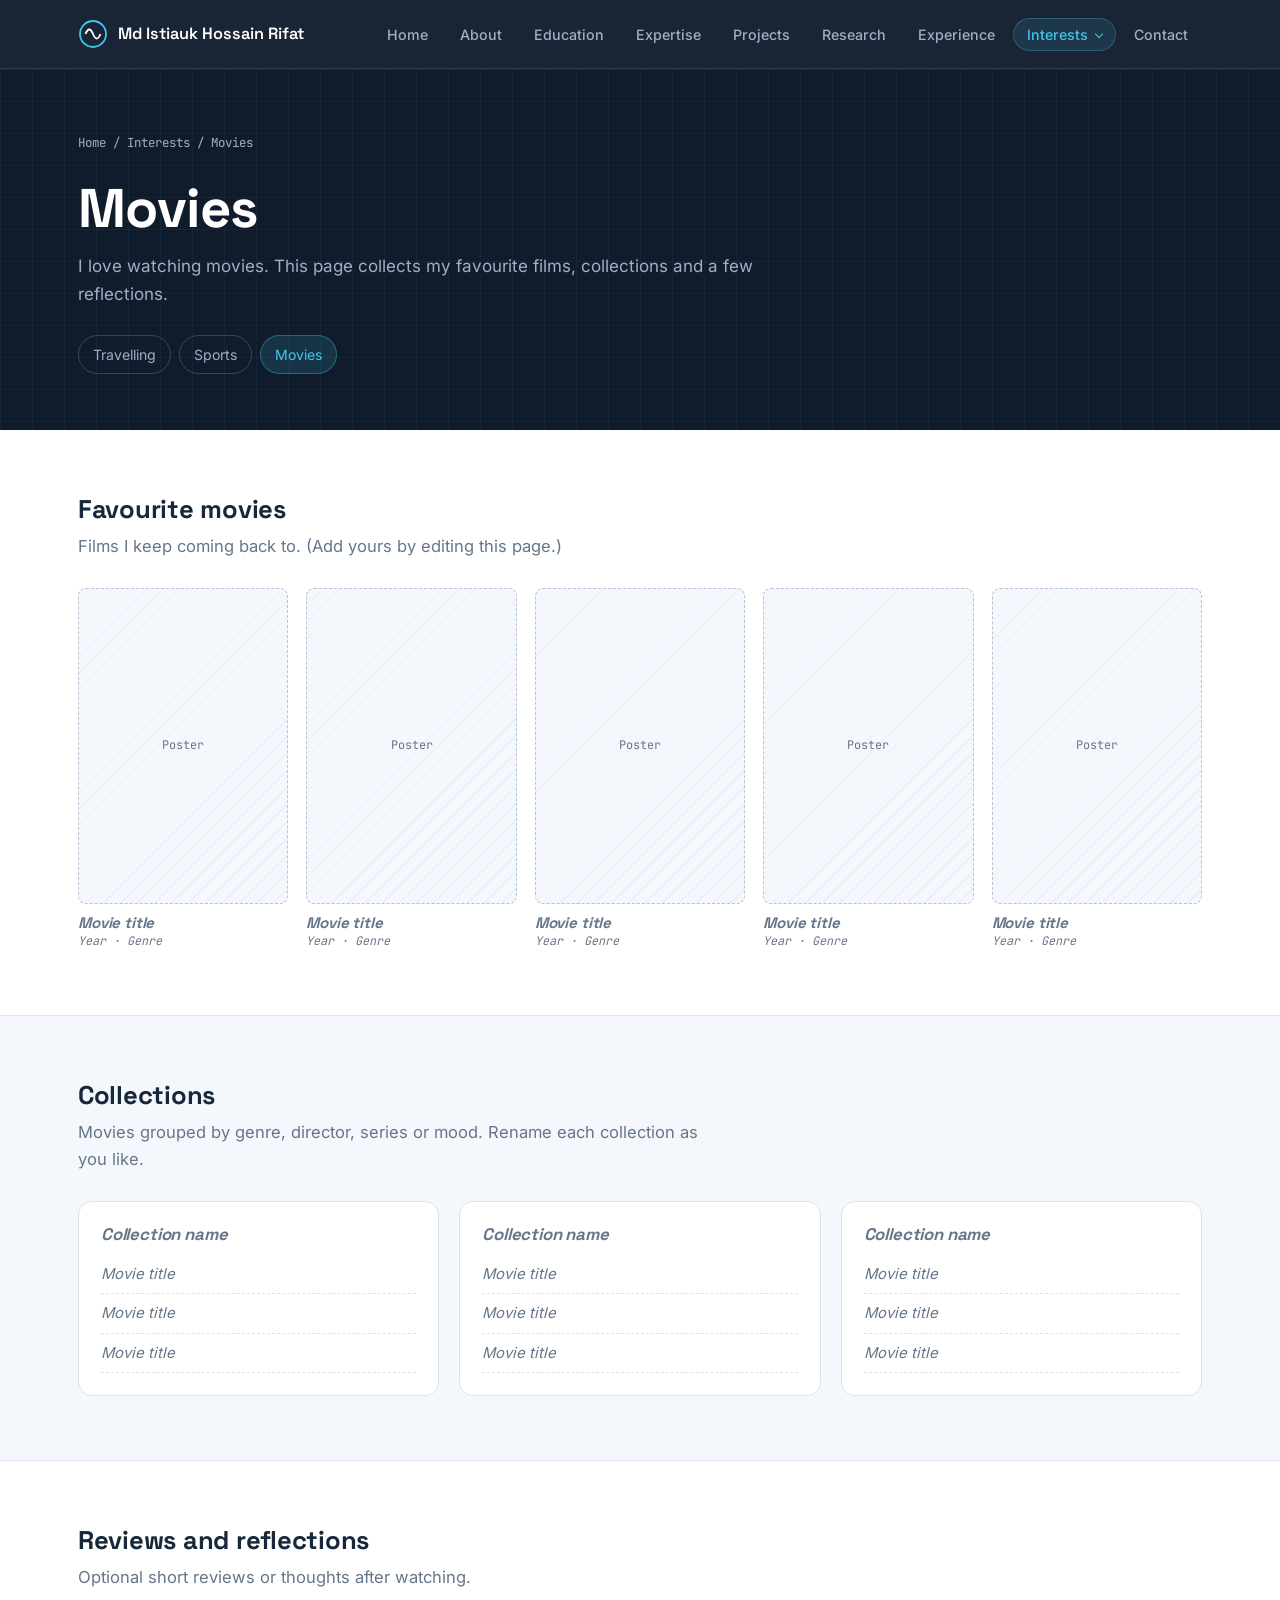
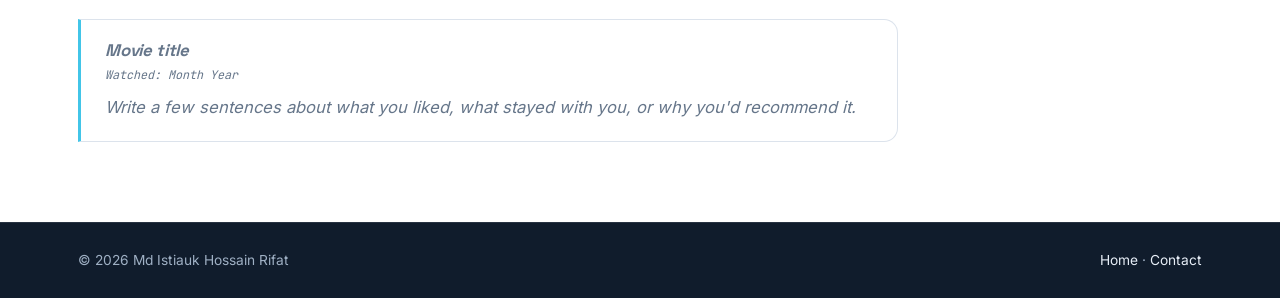
<file: interests/movies.html>
<!DOCTYPE html>
<html lang="en">
<head>
  <meta charset="UTF-8">
  <meta name="viewport" content="width=device-width, initial-scale=1">
  <title>Movies | Md Istiauk Hossain Rifat</title>
  <meta name="description" content="Movies: favourite films, collections and reviews.">
  <meta name="author" content="Md Istiauk Hossain Rifat">
  <link rel="canonical" href="https://istiauk.github.io/interests/movies.html">
  <meta name="theme-color" content="#101C2C">
  <link rel="icon" href="../assets/img/favicon.svg" type="image/svg+xml">
  <link rel="stylesheet" href="../assets/css/style.css">
</head>
<body>
  <a class="skip-link" href="#main">Skip to content</a>
  <header class="site-nav">
    <nav class="container nav-inner" aria-label="Main">
      <a class="brand" href="../index.html" aria-label="Md Istiauk Hossain Rifat, home">
        <svg class="brand-mark" viewBox="0 0 30 30" aria-hidden="true"><circle cx="15" cy="15" r="13" fill="none" stroke="#42C5E8" stroke-width="1.8"/><path d="M7.5 15c2.5-6 5-6 7.5 0s5 6 7.5 0" fill="none" stroke="#fff" stroke-width="1.8"/></svg>
        <span>Md Istiauk Hossain Rifat</span>
      </a>
      <button class="nav-toggle" aria-expanded="false" aria-controls="nav-links">Menu</button>
      <ul class="nav-links" id="nav-links">
        <li><a href="../index.html#home">Home</a></li>
        <li><a href="../index.html#about">About</a></li>
        <li><a href="../index.html#education">Education</a></li>
        <li><a href="../index.html#expertise">Expertise</a></li>
        <li><a href="../index.html#projects">Projects</a></li>
        <li><a href="../index.html#research">Research</a></li>
        <li><a href="../index.html#experience">Experience</a></li>
        <li class="has-menu">
          <button class="menu-btn active" aria-expanded="false" aria-haspopup="true">Interests</button>
          <ul class="submenu">
            <li><a href="travelling.html">Travelling</a></li>
            <li><a href="sports.html">Sports</a></li>
            <li><a href="movies.html" class="active">Movies</a></li>
          </ul>
        </li>
        <li><a href="../index.html#contact">Contact</a></li>
      </ul>
    </nav>
  </header>

  <main id="main">
    <section class="i-hero">
      <div class="container">
        <p class="crumbs"><a href="../index.html">Home</a> / <a href="../index.html#beyond">Interests</a> / Movies</p>
        <h1>Movies</h1>
        <p class="lede">I love watching movies. This page collects my favourite films, collections and a few reflections.</p>
        <nav class="i-tabs" aria-label="Interests"><a href="travelling.html">Travelling</a><a href="sports.html">Sports</a><a href="movies.html" class="active" aria-current="page">Movies</a></nav>
      </div>
    </section>
    <section class="i-section">
      <div class="container">
        <h2>Favourite movies</h2>
        <p class="sub">Films I keep coming back to. (Add yours by editing this page.)</p>
        <div class="poster-grid">
          <!-- MOVIE: replace the slot with <img src="../assets/img/interests/movies/poster.jpg" alt="Movie title poster" loading="lazy"> -->
          <article class="poster"><div class="slot">Poster</div><h3 class="todo">Movie title</h3><p class="todo">Year · Genre</p></article>
          <!-- MOVIE: replace the slot with <img src="../assets/img/interests/movies/poster.jpg" alt="Movie title poster" loading="lazy"> -->
          <article class="poster"><div class="slot">Poster</div><h3 class="todo">Movie title</h3><p class="todo">Year · Genre</p></article>
          <!-- MOVIE: replace the slot with <img src="../assets/img/interests/movies/poster.jpg" alt="Movie title poster" loading="lazy"> -->
          <article class="poster"><div class="slot">Poster</div><h3 class="todo">Movie title</h3><p class="todo">Year · Genre</p></article>
          <!-- MOVIE: replace the slot with <img src="../assets/img/interests/movies/poster.jpg" alt="Movie title poster" loading="lazy"> -->
          <article class="poster"><div class="slot">Poster</div><h3 class="todo">Movie title</h3><p class="todo">Year · Genre</p></article>
          <!-- MOVIE: replace the slot with <img src="../assets/img/interests/movies/poster.jpg" alt="Movie title poster" loading="lazy"> -->
          <article class="poster"><div class="slot">Poster</div><h3 class="todo">Movie title</h3><p class="todo">Year · Genre</p></article>
        </div>
      </div>
    </section>

    <section class="i-section tint">
      <div class="container">
        <h2>Collections</h2>
        <p class="sub">Movies grouped by genre, director, series or mood. Rename each collection as you like.</p>
        <!-- COLLECTION: copy a <div class="collection"> block to add another list. -->
        <div class="collections">
          <div class="collection"><h3 class="todo">Collection name</h3><ul><li class="todo">Movie title</li><li class="todo">Movie title</li><li class="todo">Movie title</li></ul></div>
          <div class="collection"><h3 class="todo">Collection name</h3><ul><li class="todo">Movie title</li><li class="todo">Movie title</li><li class="todo">Movie title</li></ul></div>
          <div class="collection"><h3 class="todo">Collection name</h3><ul><li class="todo">Movie title</li><li class="todo">Movie title</li><li class="todo">Movie title</li></ul></div>
        </div>
      </div>
    </section>

    <section class="i-section">
      <div class="container">
        <h2>Reviews and reflections</h2>
        <p class="sub">Optional short reviews or thoughts after watching.</p>
        <!-- REVIEW: copy this <article> to add another review, or delete it if you don't want reviews. -->
        <article class="review">
          <h3 class="todo">Movie title</h3>
          <p class="meta todo">Watched: Month Year</p>
          <p class="todo">Write a few sentences about what you liked, what stayed with you, or why you'd recommend it.</p>
        </article>
      </div>
    </section>

  </main>

  <footer class="site-footer">
    <div class="container footer-row">
      <span>© <span id="year">2026</span> Md Istiauk Hossain Rifat</span>
      <span><a href="../index.html">Home</a> · <a href="../index.html#contact">Contact</a></span>
    </div>
  </footer>
  <script src="../assets/js/main.js" defer></script>
</body>
</html>
</file>
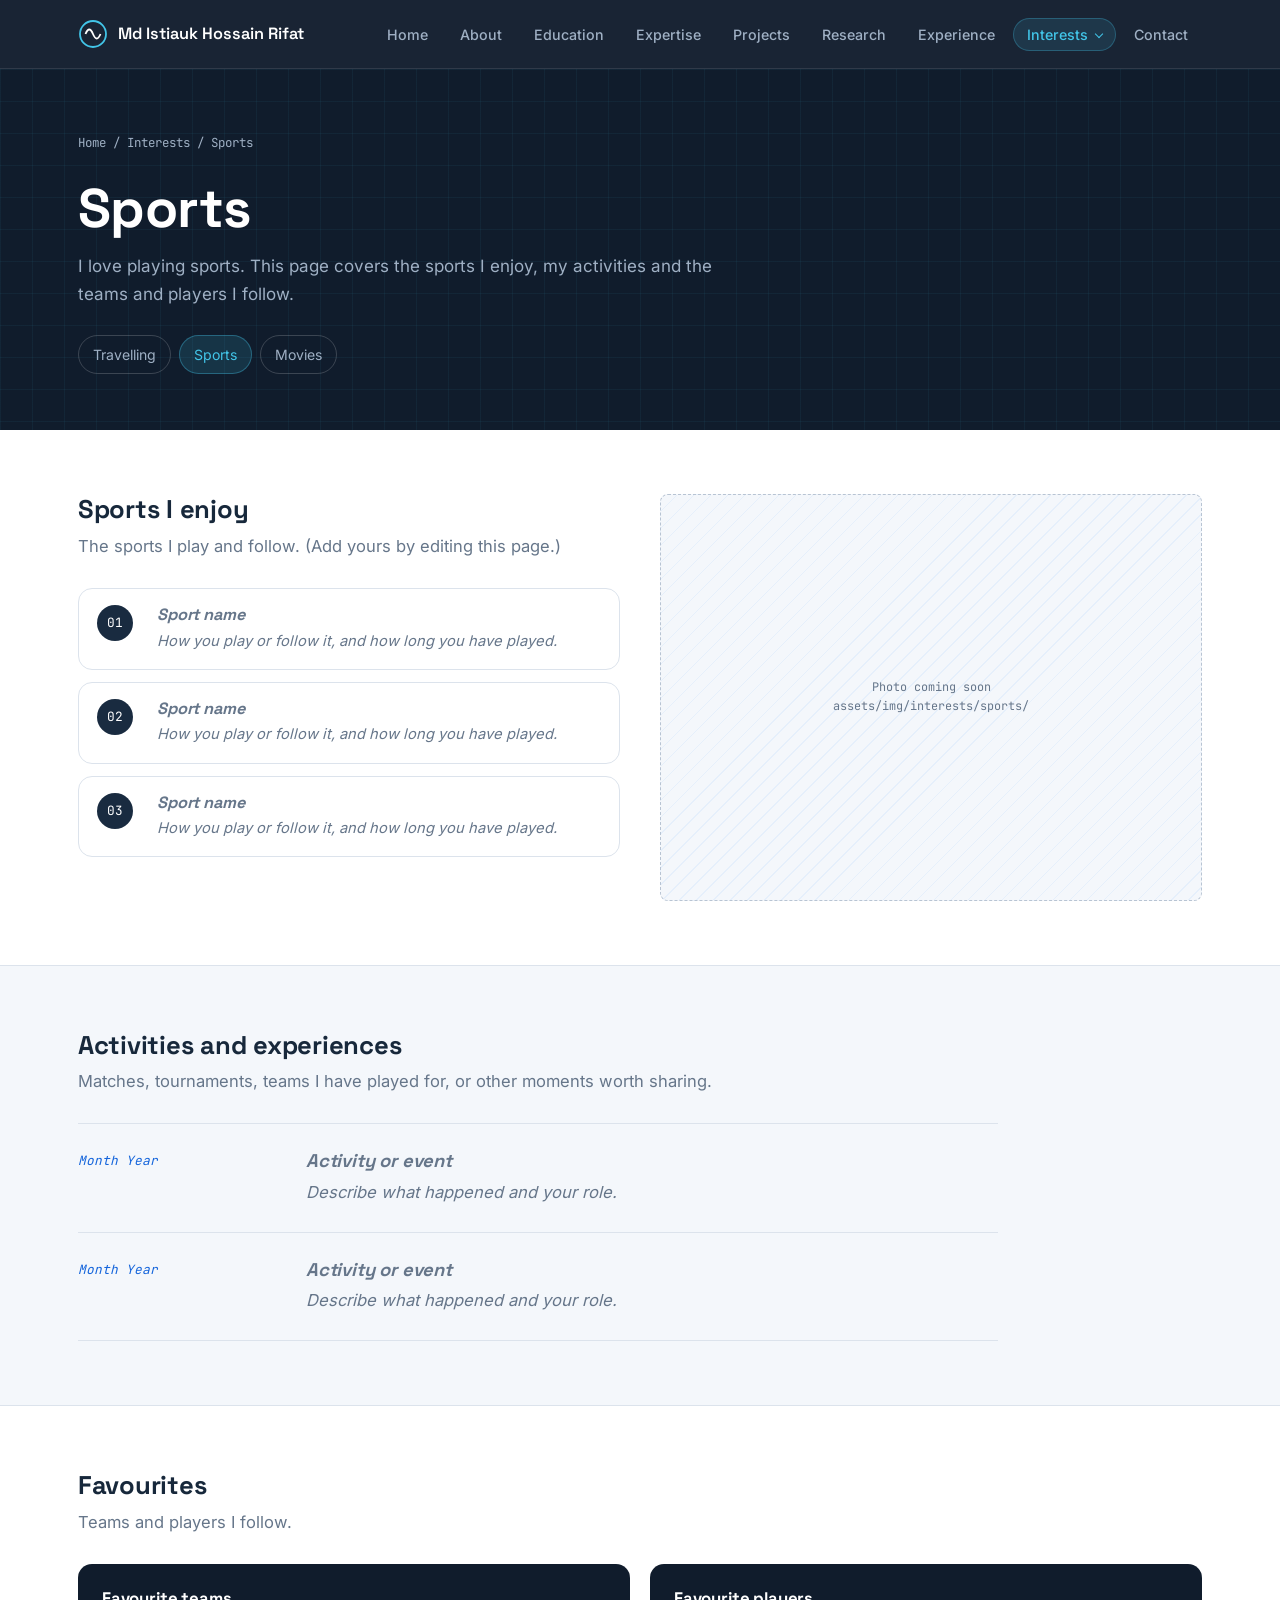
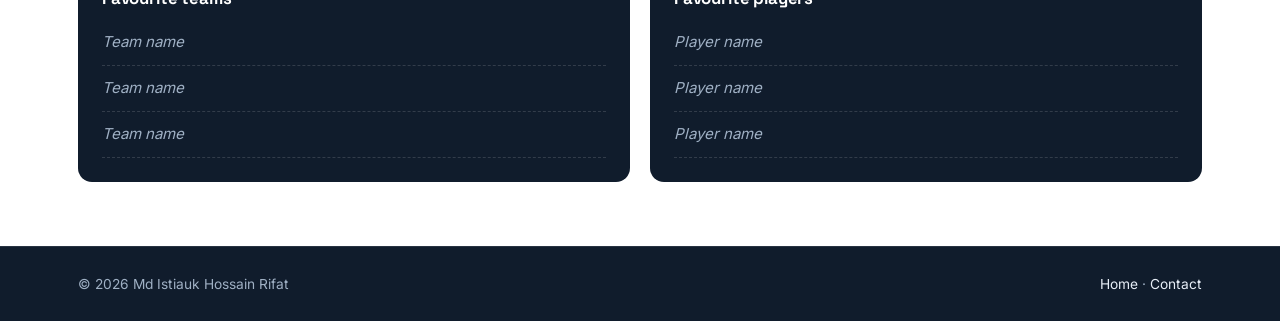
<file: interests/sports.html>
<!DOCTYPE html>
<html lang="en">
<head>
  <meta charset="UTF-8">
  <meta name="viewport" content="width=device-width, initial-scale=1">
  <title>Sports | Md Istiauk Hossain Rifat</title>
  <meta name="description" content="Sports: the sports I play and follow, activities and favourites.">
  <meta name="author" content="Md Istiauk Hossain Rifat">
  <link rel="canonical" href="https://istiauk.github.io/interests/sports.html">
  <meta name="theme-color" content="#101C2C">
  <link rel="icon" href="../assets/img/favicon.svg" type="image/svg+xml">
  <link rel="stylesheet" href="../assets/css/style.css">
</head>
<body>
  <a class="skip-link" href="#main">Skip to content</a>
  <header class="site-nav">
    <nav class="container nav-inner" aria-label="Main">
      <a class="brand" href="../index.html" aria-label="Md Istiauk Hossain Rifat, home">
        <svg class="brand-mark" viewBox="0 0 30 30" aria-hidden="true"><circle cx="15" cy="15" r="13" fill="none" stroke="#42C5E8" stroke-width="1.8"/><path d="M7.5 15c2.5-6 5-6 7.5 0s5 6 7.5 0" fill="none" stroke="#fff" stroke-width="1.8"/></svg>
        <span>Md Istiauk Hossain Rifat</span>
      </a>
      <button class="nav-toggle" aria-expanded="false" aria-controls="nav-links">Menu</button>
      <ul class="nav-links" id="nav-links">
        <li><a href="../index.html#home">Home</a></li>
        <li><a href="../index.html#about">About</a></li>
        <li><a href="../index.html#education">Education</a></li>
        <li><a href="../index.html#expertise">Expertise</a></li>
        <li><a href="../index.html#projects">Projects</a></li>
        <li><a href="../index.html#research">Research</a></li>
        <li><a href="../index.html#experience">Experience</a></li>
        <li class="has-menu">
          <button class="menu-btn active" aria-expanded="false" aria-haspopup="true">Interests</button>
          <ul class="submenu">
            <li><a href="travelling.html">Travelling</a></li>
            <li><a href="sports.html" class="active">Sports</a></li>
            <li><a href="movies.html">Movies</a></li>
          </ul>
        </li>
        <li><a href="../index.html#contact">Contact</a></li>
      </ul>
    </nav>
  </header>

  <main id="main">
    <section class="i-hero">
      <div class="container">
        <p class="crumbs"><a href="../index.html">Home</a> / <a href="../index.html#beyond">Interests</a> / Sports</p>
        <h1>Sports</h1>
        <p class="lede">I love playing sports. This page covers the sports I enjoy, my activities and the teams and players I follow.</p>
        <nav class="i-tabs" aria-label="Interests"><a href="travelling.html">Travelling</a><a href="sports.html" class="active" aria-current="page">Sports</a><a href="movies.html">Movies</a></nav>
      </div>
    </section>
    <section class="i-section">
      <div class="container split">
        <div>
          <h2>Sports I enjoy</h2>
          <p class="sub">The sports I play and follow. (Add yours by editing this page.)</p>
          <div class="sport-list">
            <!-- SPORT: copy this block to add another sport -->
            <div class="sport-item"><span class="n">01</span><div><h3 class="todo">Sport name</h3><p class="todo">How you play or follow it, and how long you have played.</p></div></div>
            <!-- SPORT: copy this block to add another sport -->
            <div class="sport-item"><span class="n">02</span><div><h3 class="todo">Sport name</h3><p class="todo">How you play or follow it, and how long you have played.</p></div></div>
            <!-- SPORT: copy this block to add another sport -->
            <div class="sport-item"><span class="n">03</span><div><h3 class="todo">Sport name</h3><p class="todo">How you play or follow it, and how long you have played.</p></div></div>
          </div>
        </div>
        <!-- PHOTO: replace with <img src="../assets/img/interests/sports/your-photo.jpg" alt="Describe the photo" style="border-radius:14px"> -->
        <div class="slot">Photo coming soon<br>assets/img/interests/sports/</div>
      </div>
    </section>

    <section class="i-section tint">
      <div class="container">
        <h2>Activities and experiences</h2>
        <p class="sub">Matches, tournaments, teams I have played for, or other moments worth sharing.</p>
        <!-- STORY: copy this <article> to add another activity. -->
        <article class="story">
          <p class="when todo">Month Year</p>
          <div><h3 class="todo">Activity or event</h3><p class="todo">Describe what happened and your role.</p></div>
        </article>
        <article class="story">
          <p class="when todo">Month Year</p>
          <div><h3 class="todo">Activity or event</h3><p class="todo">Describe what happened and your role.</p></div>
        </article>
      </div>
    </section>

    <section class="i-section">
      <div class="container">
        <h2>Favourites</h2>
        <p class="sub">Teams and players I follow.</p>
        <div class="fav-board">
          <div class="fav"><h3>Favourite teams</h3><ul><li class="todo">Team name</li><li class="todo">Team name</li><li class="todo">Team name</li></ul></div>
          <div class="fav"><h3>Favourite players</h3><ul><li class="todo">Player name</li><li class="todo">Player name</li><li class="todo">Player name</li></ul></div>
        </div>
      </div>
    </section>

  </main>

  <footer class="site-footer">
    <div class="container footer-row">
      <span>© <span id="year">2026</span> Md Istiauk Hossain Rifat</span>
      <span><a href="../index.html">Home</a> · <a href="../index.html#contact">Contact</a></span>
    </div>
  </footer>
  <script src="../assets/js/main.js" defer></script>
</body>
</html>
</file>
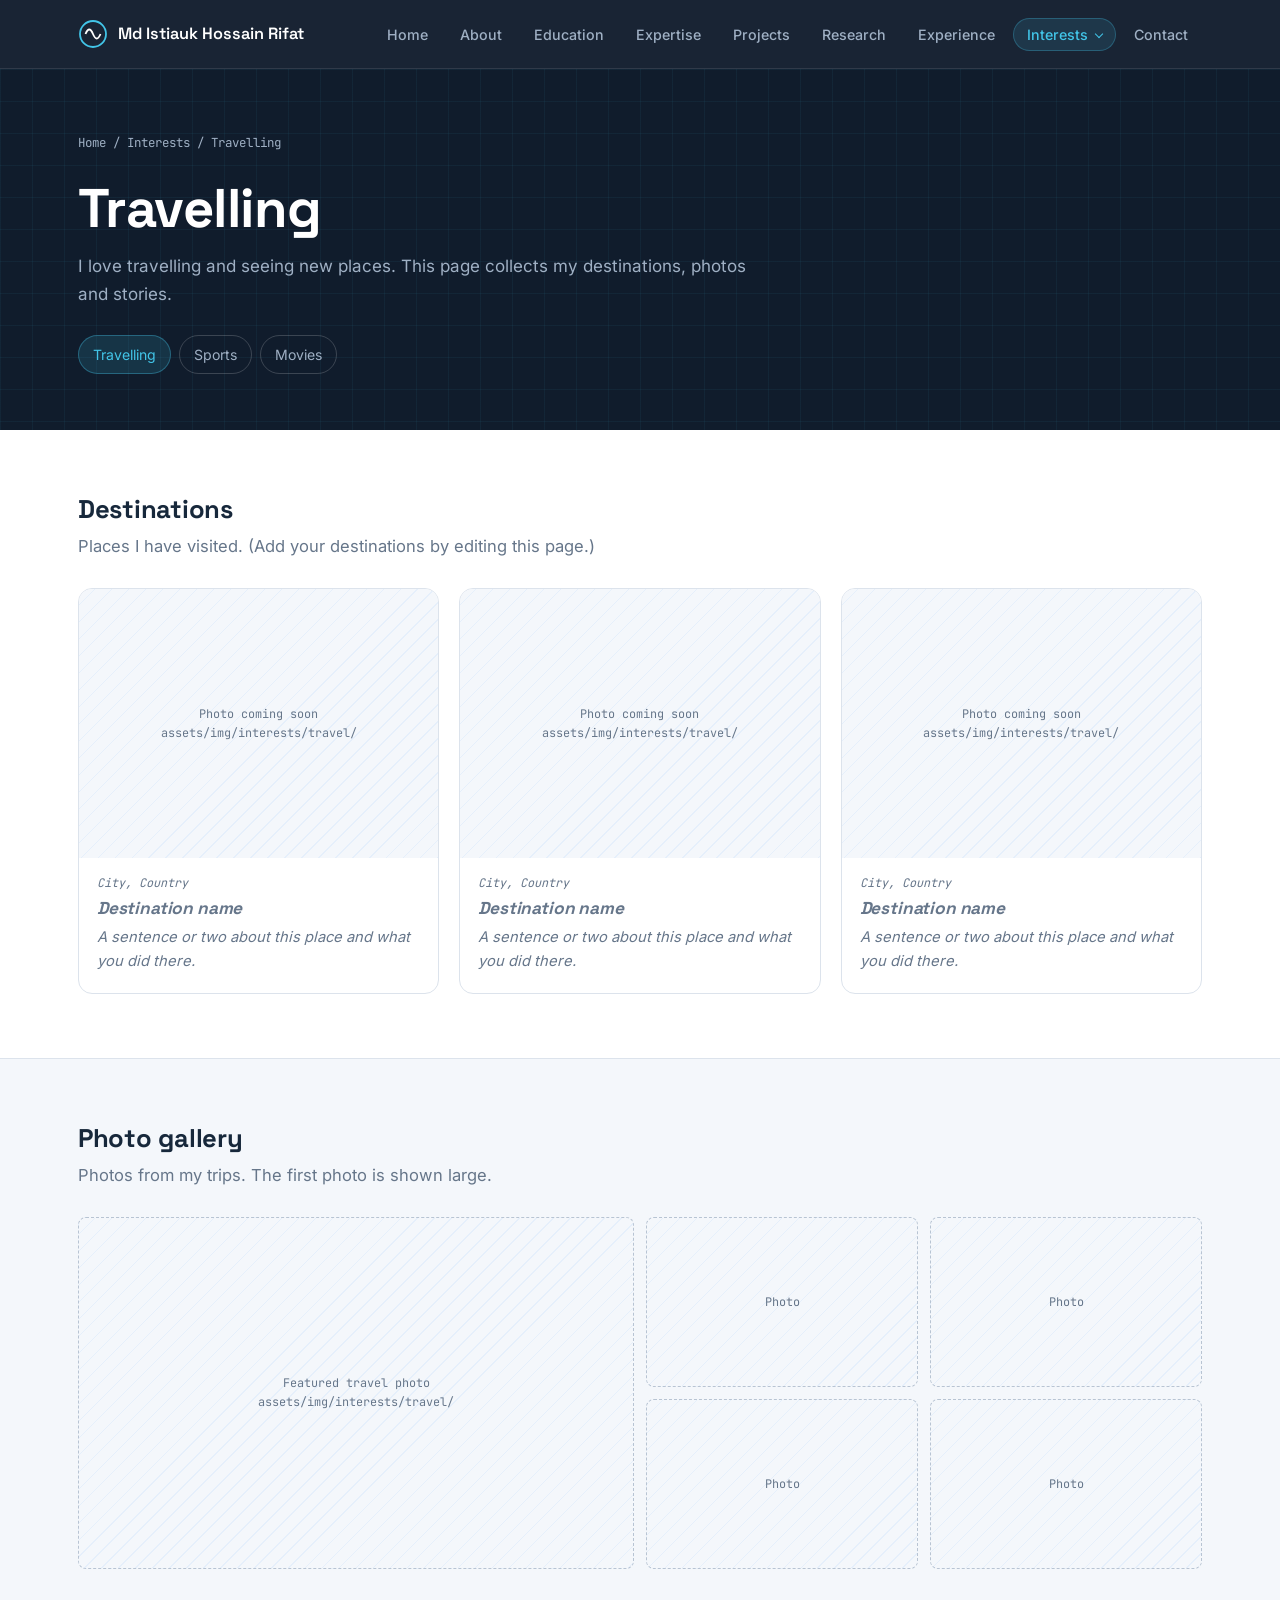
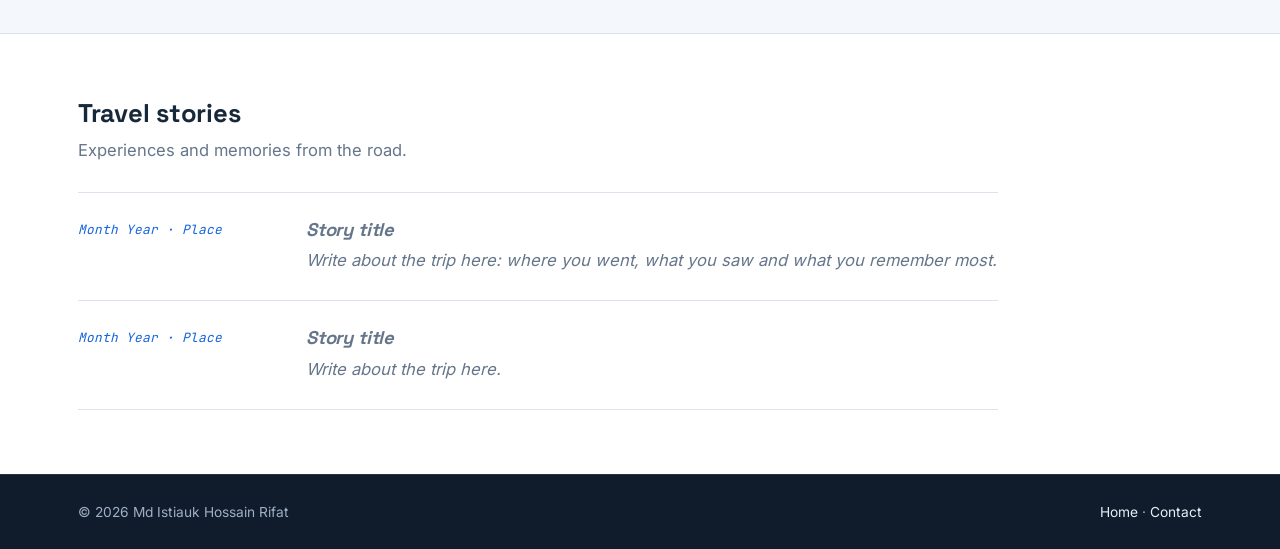
<file: interests/travelling.html>
<!DOCTYPE html>
<html lang="en">
<head>
  <meta charset="UTF-8">
  <meta name="viewport" content="width=device-width, initial-scale=1">
  <title>Travelling | Md Istiauk Hossain Rifat</title>
  <meta name="description" content="Travelling: destinations, photo galleries and travel stories.">
  <meta name="author" content="Md Istiauk Hossain Rifat">
  <link rel="canonical" href="https://istiauk.github.io/interests/travelling.html">
  <meta name="theme-color" content="#101C2C">
  <link rel="icon" href="../assets/img/favicon.svg" type="image/svg+xml">
  <link rel="stylesheet" href="../assets/css/style.css">
</head>
<body>
  <a class="skip-link" href="#main">Skip to content</a>
  <header class="site-nav">
    <nav class="container nav-inner" aria-label="Main">
      <a class="brand" href="../index.html" aria-label="Md Istiauk Hossain Rifat, home">
        <svg class="brand-mark" viewBox="0 0 30 30" aria-hidden="true"><circle cx="15" cy="15" r="13" fill="none" stroke="#42C5E8" stroke-width="1.8"/><path d="M7.5 15c2.5-6 5-6 7.5 0s5 6 7.5 0" fill="none" stroke="#fff" stroke-width="1.8"/></svg>
        <span>Md Istiauk Hossain Rifat</span>
      </a>
      <button class="nav-toggle" aria-expanded="false" aria-controls="nav-links">Menu</button>
      <ul class="nav-links" id="nav-links">
        <li><a href="../index.html#home">Home</a></li>
        <li><a href="../index.html#about">About</a></li>
        <li><a href="../index.html#education">Education</a></li>
        <li><a href="../index.html#expertise">Expertise</a></li>
        <li><a href="../index.html#projects">Projects</a></li>
        <li><a href="../index.html#research">Research</a></li>
        <li><a href="../index.html#experience">Experience</a></li>
        <li class="has-menu">
          <button class="menu-btn active" aria-expanded="false" aria-haspopup="true">Interests</button>
          <ul class="submenu">
            <li><a href="travelling.html" class="active">Travelling</a></li>
            <li><a href="sports.html">Sports</a></li>
            <li><a href="movies.html">Movies</a></li>
          </ul>
        </li>
        <li><a href="../index.html#contact">Contact</a></li>
      </ul>
    </nav>
  </header>

  <main id="main">
    <section class="i-hero">
      <div class="container">
        <p class="crumbs"><a href="../index.html">Home</a> / <a href="../index.html#beyond">Interests</a> / Travelling</p>
        <h1>Travelling</h1>
        <p class="lede">I love travelling and seeing new places. This page collects my destinations, photos and stories.</p>
        <nav class="i-tabs" aria-label="Interests"><a href="travelling.html" class="active" aria-current="page">Travelling</a><a href="sports.html">Sports</a><a href="movies.html">Movies</a></nav>
      </div>
    </section>
    <section class="i-section">
      <div class="container">
        <h2>Destinations</h2>
        <p class="sub">Places I have visited. (Add your destinations by editing this page.)</p>
        <div class="dest-grid">
          <!-- DESTINATION: copy this whole <article> to add another place.
               Photo: save it in assets/img/interests/travel/ and replace the <div class="slot">…</div> with
               <img src="../assets/img/interests/travel/your-photo.jpg" alt="Describe the photo" loading="lazy"> -->
          <article class="dest">
            <div class="slot">Photo coming soon<br>assets/img/interests/travel/</div>
            <div class="body">
              <p class="where todo">City, Country</p>
              <h3 class="todo">Destination name</h3>
              <p class="todo">A sentence or two about this place and what you did there.</p>
            </div>
          </article>
          <!-- DESTINATION: copy this whole <article> to add another place.
               Photo: save it in assets/img/interests/travel/ and replace the <div class="slot">…</div> with
               <img src="../assets/img/interests/travel/your-photo.jpg" alt="Describe the photo" loading="lazy"> -->
          <article class="dest">
            <div class="slot">Photo coming soon<br>assets/img/interests/travel/</div>
            <div class="body">
              <p class="where todo">City, Country</p>
              <h3 class="todo">Destination name</h3>
              <p class="todo">A sentence or two about this place and what you did there.</p>
            </div>
          </article>
          <!-- DESTINATION: copy this whole <article> to add another place.
               Photo: save it in assets/img/interests/travel/ and replace the <div class="slot">…</div> with
               <img src="../assets/img/interests/travel/your-photo.jpg" alt="Describe the photo" loading="lazy"> -->
          <article class="dest">
            <div class="slot">Photo coming soon<br>assets/img/interests/travel/</div>
            <div class="body">
              <p class="where todo">City, Country</p>
              <h3 class="todo">Destination name</h3>
              <p class="todo">A sentence or two about this place and what you did there.</p>
            </div>
          </article>
        </div>
      </div>
    </section>

    <section class="i-section tint">
      <div class="container">
        <h2>Photo gallery</h2>
        <p class="sub">Photos from my trips. The first photo is shown large.</p>
        <!-- GALLERY: replace any <div class="slot">…</div> with
             <img src="../assets/img/interests/travel/your-photo.jpg" alt="Describe the photo" loading="lazy">
             Keep class="big" on the first item to show it large. Add more by copying a line. -->
        <div class="gallery-grid">
          <div class="slot big">Featured travel photo<br>assets/img/interests/travel/</div>
          <div class="slot">Photo</div>
          <div class="slot">Photo</div>
          <div class="slot">Photo</div>
          <div class="slot">Photo</div>
        </div>
      </div>
    </section>

    <section class="i-section">
      <div class="container">
        <h2>Travel stories</h2>
        <p class="sub">Experiences and memories from the road.</p>
        <!-- STORY: copy this <article> to add another story. -->
        <article class="story">
          <p class="when todo">Month Year · Place</p>
          <div>
            <h3 class="todo">Story title</h3>
            <p class="todo">Write about the trip here: where you went, what you saw and what you remember most.</p>
          </div>
        </article>
        <article class="story">
          <p class="when todo">Month Year · Place</p>
          <div>
            <h3 class="todo">Story title</h3>
            <p class="todo">Write about the trip here.</p>
          </div>
        </article>
      </div>
    </section>

  </main>

  <footer class="site-footer">
    <div class="container footer-row">
      <span>© <span id="year">2026</span> Md Istiauk Hossain Rifat</span>
      <span><a href="../index.html">Home</a> · <a href="../index.html#contact">Contact</a></span>
    </div>
  </footer>
  <script src="../assets/js/main.js" defer></script>
</body>
</html>
</file>
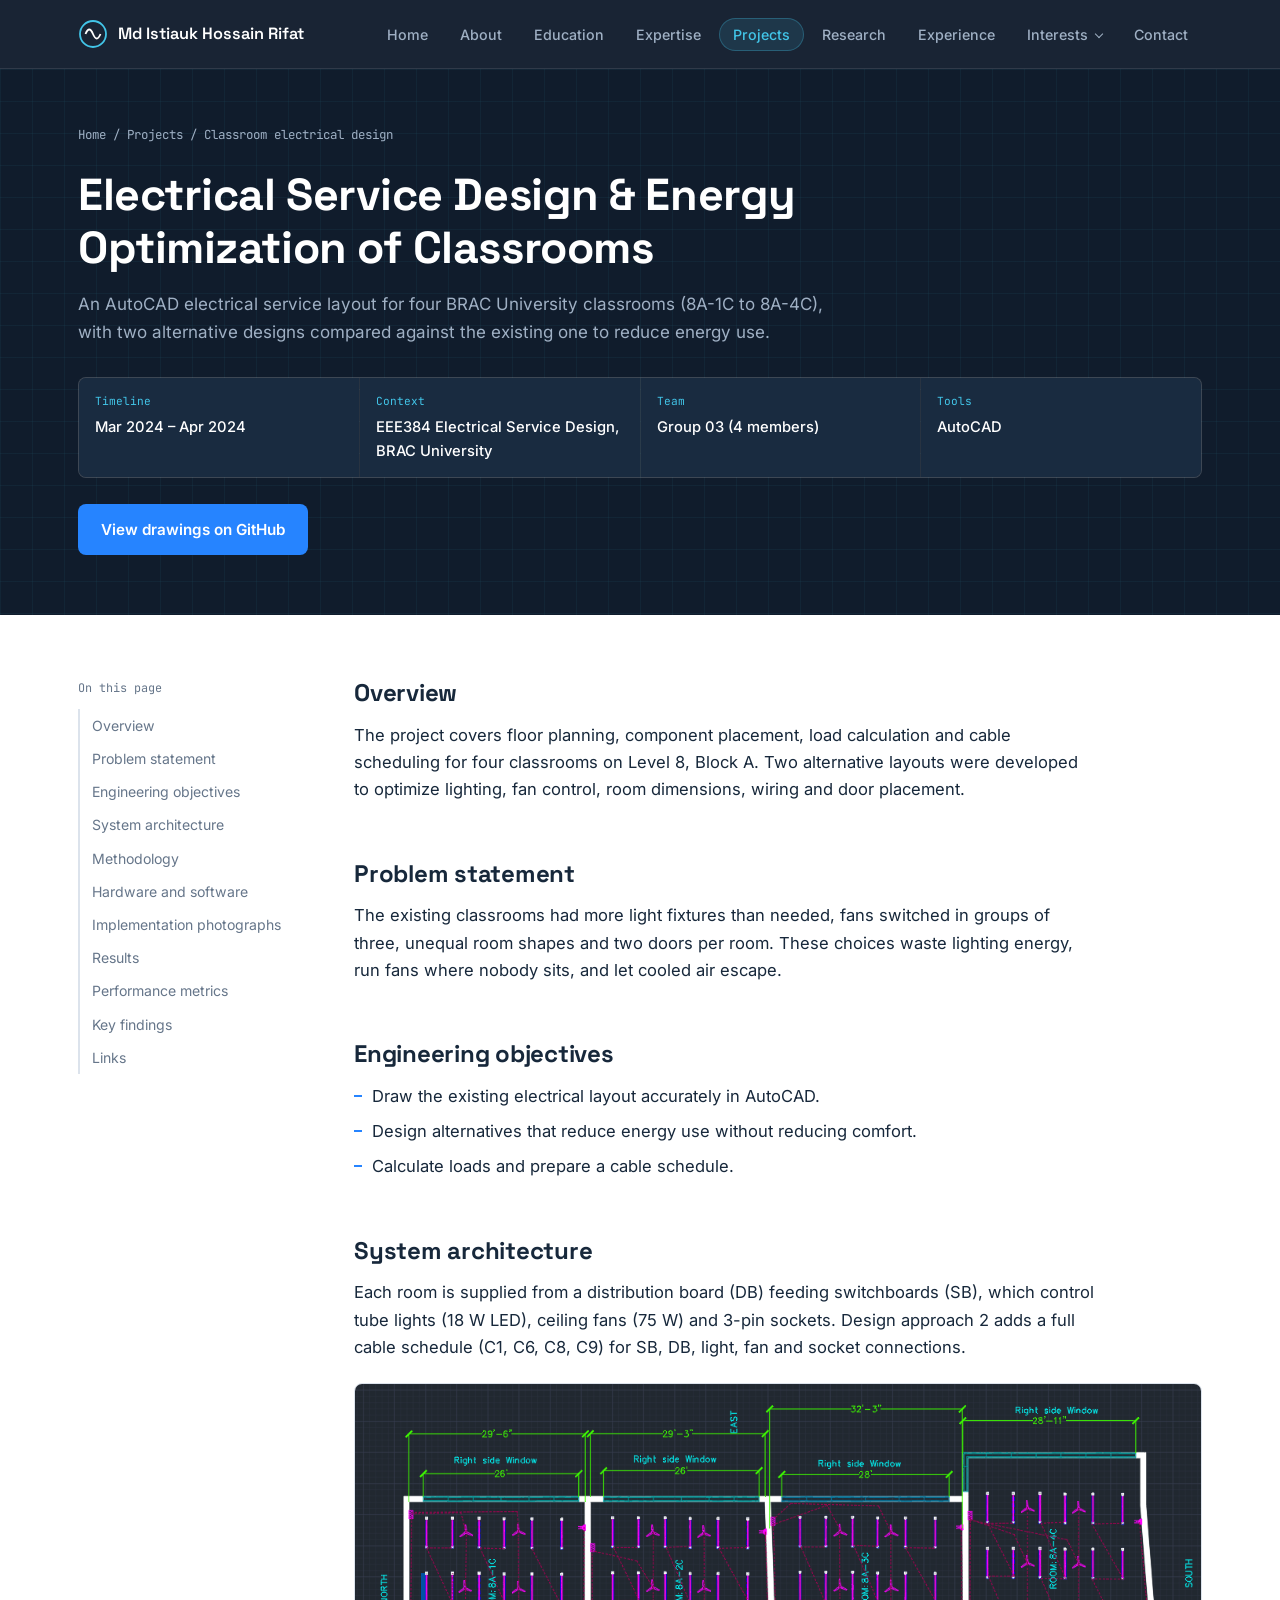
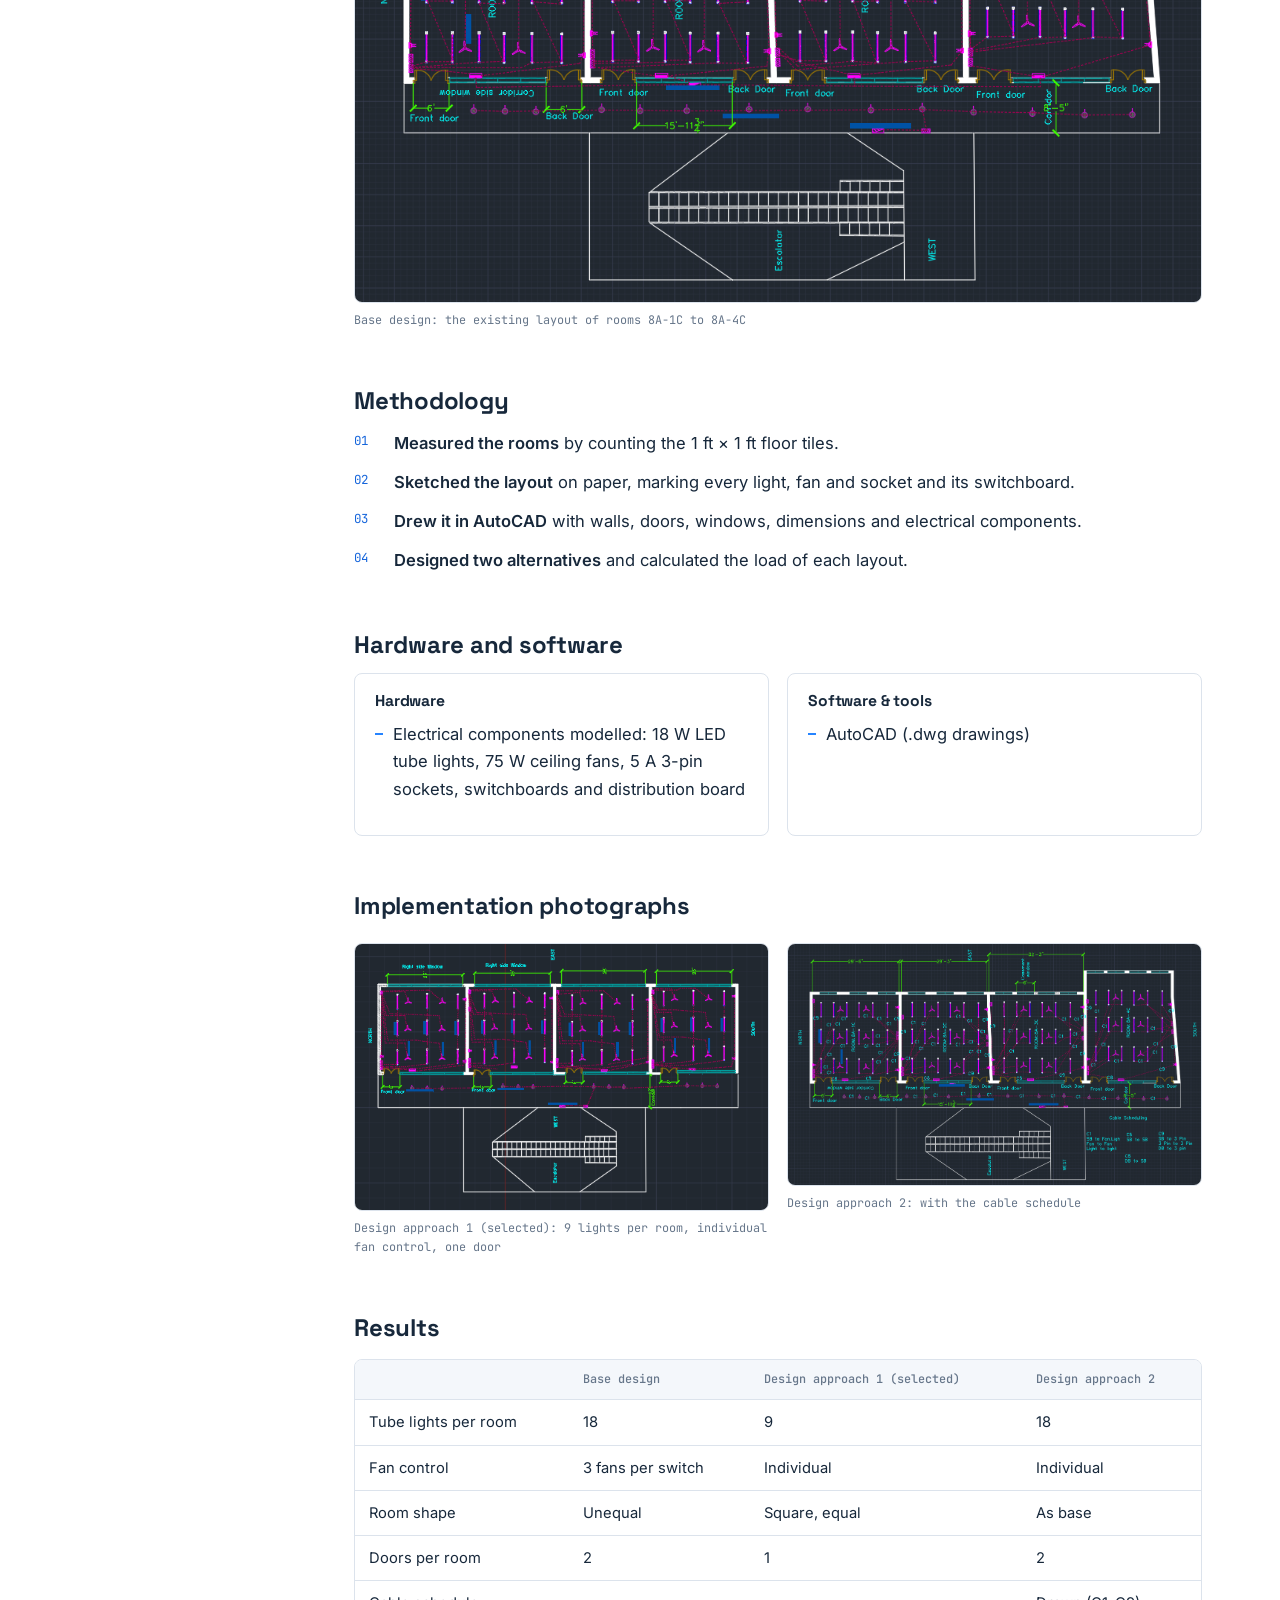
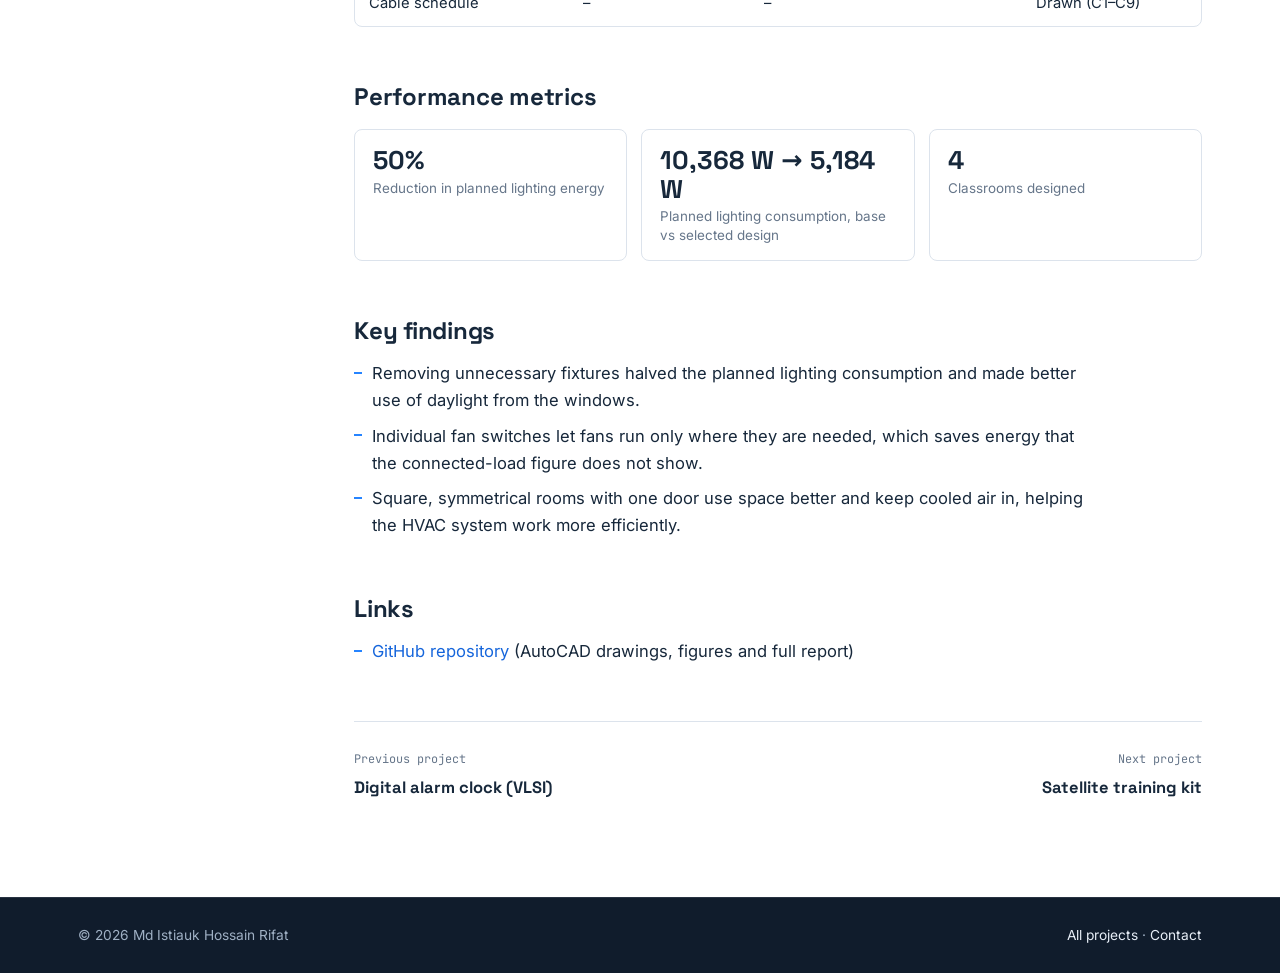
<file: projects/classroom-electrical-design.html>
<!DOCTYPE html>
<html lang="en">
<head>
  <meta charset="UTF-8">
  <meta name="viewport" content="width=device-width, initial-scale=1">
  <title>Electrical Service Design &amp;amp; Energy Optimization of Classrooms | Md Istiauk Hossain Rifat</title>
  <meta name="description" content="EEE384 project: AutoCAD electrical service layout for four BRAC University classrooms, with an optimized design that halves planned lighting consumption.">
  <meta name="author" content="Md Istiauk Hossain Rifat">
  <link rel="canonical" href="https://istiauk.github.io/projects/classroom-electrical-design.html">
  <meta property="og:type" content="article">
  <meta property="og:title" content="Electrical Service Design &amp;amp; Energy Optimization of Classrooms">
  <meta property="og:description" content="EEE384 project: AutoCAD electrical service layout for four BRAC University classrooms, with an optimized design that halves planned lighting consumption.">
  <meta property="og:image" content="https://istiauk.github.io/assets/img/projects/thumbs/classroom-design.jpg">
  <meta name="theme-color" content="#101C2C">
  <link rel="icon" href="../assets/img/favicon.svg" type="image/svg+xml">
  <link rel="stylesheet" href="../assets/css/style.css">
</head>
<body>
  <a class="skip-link" href="#main">Skip to content</a>
  <header class="site-nav">
    <nav class="container nav-inner" aria-label="Main">
      <a class="brand" href="../index.html" aria-label="Md Istiauk Hossain Rifat, home">
        <svg class="brand-mark" viewBox="0 0 30 30" aria-hidden="true"><circle cx="15" cy="15" r="13" fill="none" stroke="#42C5E8" stroke-width="1.8"/><path d="M7.5 15c2.5-6 5-6 7.5 0s5 6 7.5 0" fill="none" stroke="#fff" stroke-width="1.8"/></svg>
        <span>Md Istiauk Hossain Rifat</span>
      </a>
      <button class="nav-toggle" aria-expanded="false" aria-controls="nav-links">Menu</button>
      <ul class="nav-links" id="nav-links">
        <li><a href="../index.html#home">Home</a></li>
        <li><a href="../index.html#about">About</a></li>
        <li><a href="../index.html#education">Education</a></li>
        <li><a href="../index.html#expertise">Expertise</a></li>
        <li><a href="../index.html#projects" class="active">Projects</a></li>
        <li><a href="../index.html#research">Research</a></li>
        <li><a href="../index.html#experience">Experience</a></li>
        <li class="has-menu">
          <button class="menu-btn" aria-expanded="false" aria-haspopup="true">Interests</button>
          <ul class="submenu">
            <li><a href="../interests/travelling.html">Travelling</a></li>
            <li><a href="../interests/sports.html">Sports</a></li>
            <li><a href="../interests/movies.html">Movies</a></li>
          </ul>
        </li>
        <li><a href="../index.html#contact">Contact</a></li>
      </ul>
    </nav>
  </header>

  <main id="main">
    <section class="p-hero">
      <div class="container">
        <p class="crumbs"><a href="../index.html">Home</a> / <a href="../index.html#projects">Projects</a> / Classroom electrical design</p>
        <h1>Electrical Service Design &amp; Energy Optimization of Classrooms</h1>
        <p class="lede">An AutoCAD electrical service layout for four BRAC University classrooms (8A-1C to 8A-4C), with two alternative designs compared against the existing one to reduce energy use.</p>
        <dl class="p-meta"><div><dt>Timeline</dt><dd>Mar 2024 – Apr 2024</dd></div><div><dt>Context</dt><dd>EEE384 Electrical Service Design, BRAC University</dd></div><div><dt>Team</dt><dd>Group 03 (4 members)</dd></div><div><dt>Tools</dt><dd>AutoCAD</dd></div></dl>
        <div class="p-links"><a class="btn btn-primary" href="https://github.com/Istiauk/Autocad_floorplan" target="_blank" rel="noopener">View drawings on GitHub</a></div>
      </div>
    </section>

    <div class="container p-layout">
      <nav class="toc" aria-label="On this page"><p>On this page</p><a href="#overview">Overview</a><a href="#problem">Problem statement</a><a href="#objectives">Engineering objectives</a><a href="#architecture">System architecture</a><a href="#methodology">Methodology</a><a href="#hardware-software">Hardware and software</a><a href="#photos">Implementation photographs</a><a href="#results">Results</a><a href="#metrics">Performance metrics</a><a href="#findings">Key findings</a><a href="#links">Links</a></nav>
      <article class="p-body">
<section class="p-section" id="overview"><h2>Overview</h2><p>The project covers floor planning, component placement, load calculation and cable scheduling for four classrooms on Level 8, Block A. Two alternative layouts were developed to optimize lighting, fan control, room dimensions, wiring and door placement.</p></section>
<section class="p-section" id="problem"><h2>Problem statement</h2><p>The existing classrooms had more light fixtures than needed, fans switched in groups of three, unequal room shapes and two doors per room. These choices waste lighting energy, run fans where nobody sits, and let cooled air escape.</p></section>
<section class="p-section" id="objectives"><h2>Engineering objectives</h2><ul class="dash"><li>Draw the existing electrical layout accurately in AutoCAD.</li><li>Design alternatives that reduce energy use without reducing comfort.</li><li>Calculate loads and prepare a cable schedule.</li></ul></section>
<section class="p-section" id="architecture"><h2>System architecture</h2><p>Each room is supplied from a distribution board (DB) feeding switchboards (SB), which control tube lights (18 W LED), ceiling fans (75 W) and 3-pin sockets. Design approach 2 adds a full cable schedule (C1, C6, C8, C9) for SB, DB, light, fan and socket connections.</p><figure class="fig"><img src="../assets/img/projects/classroom-design/base-design.png" alt="Base design: the existing layout of rooms 8A-1C to 8A-4C" loading="lazy" style="max-width:min(100%, 860px)"><figcaption>Base design: the existing layout of rooms 8A-1C to 8A-4C</figcaption></figure></section>
<section class="p-section" id="methodology"><h2>Methodology</h2><ol class="steps"><li><strong>Measured the rooms</strong> by counting the 1 ft × 1 ft floor tiles.</li><li><strong>Sketched the layout</strong> on paper, marking every light, fan and socket and its switchboard.</li><li><strong>Drew it in AutoCAD</strong> with walls, doors, windows, dimensions and electrical components.</li><li><strong>Designed two alternatives</strong> and calculated the load of each layout.</li></ol></section>
<section class="p-section" id="hardware-software"><h2>Hardware and software</h2><div class="hw-grid"><div><h3>Hardware</h3><ul class="dash"><li>Electrical components modelled: 18 W LED tube lights, 75 W ceiling fans, 5 A 3-pin sockets, switchboards and distribution board</li></ul></div><div><h3>Software &amp; tools</h3><ul class="dash"><li>AutoCAD (.dwg drawings)</li></ul></div></div></section>
<section class="p-section" id="photos"><h2>Implementation photographs</h2><div class="fig-row"><figure class="fig"><img src="../assets/img/projects/classroom-design/design-approach-1.png" alt="Design approach 1 (selected): 9 lights per room, individual fan control, one door" loading="lazy"><figcaption>Design approach 1 (selected): 9 lights per room, individual fan control, one door</figcaption></figure><figure class="fig"><img src="../assets/img/projects/classroom-design/design-approach-2.png" alt="Design approach 2: with the cable schedule" loading="lazy"><figcaption>Design approach 2: with the cable schedule</figcaption></figure></div></section>
<section class="p-section" id="results"><h2>Results</h2><div class="table-wrap"><table><thead><tr><th class=""></th><th class="">Base design</th><th class="">Design approach 1 (selected)</th><th class="">Design approach 2</th></tr></thead><tbody><tr><td class="">Tube lights per room</td><td class="">18</td><td class="">9</td><td class="">18</td></tr><tr><td class="">Fan control</td><td class="">3 fans per switch</td><td class="">Individual</td><td class="">Individual</td></tr><tr><td class="">Room shape</td><td class="">Unequal</td><td class="">Square, equal</td><td class="">As base</td></tr><tr><td class="">Doors per room</td><td class="">2</td><td class="">1</td><td class="">2</td></tr><tr><td class="">Cable schedule</td><td class="">–</td><td class="">–</td><td class="">Drawn (C1–C9)</td></tr></tbody></table></div></section>
<section class="p-section" id="metrics"><h2>Performance metrics</h2><div class="metrics"><div class="metric"><div class="num">50%</div><div class="lbl">Reduction in planned lighting energy</div></div><div class="metric"><div class="num">10,368 W → 5,184 W</div><div class="lbl">Planned lighting consumption, base vs selected design</div></div><div class="metric"><div class="num">4</div><div class="lbl">Classrooms designed</div></div></div></section>
<section class="p-section" id="findings"><h2>Key findings</h2><ul class="dash"><li>Removing unnecessary fixtures halved the planned lighting consumption and made better use of daylight from the windows.</li><li>Individual fan switches let fans run only where they are needed, which saves energy that the connected-load figure does not show.</li><li>Square, symmetrical rooms with one door use space better and keep cooled air in, helping the HVAC system work more efficiently.</li></ul></section>
<section class="p-section" id="links"><h2>Links</h2><ul class="dash"><li><a href="https://github.com/Istiauk/Autocad_floorplan" target="_blank" rel="noopener">GitHub repository</a> (AutoCAD drawings, figures and full report)</li></ul></section>

        <nav class="p-nav" aria-label="More projects"><a class="prev" href="digital-alarm-clock-vlsi.html"><span>Previous project</span><strong>Digital alarm clock (VLSI)</strong></a><a class="next" href="satellite-training-kit.html"><span>Next project</span><strong>Satellite training kit</strong></a></nav>
      </article>
    </div>
  </main>

  <footer class="site-footer">
    <div class="container footer-row">
      <span>© <span id="year">2026</span> Md Istiauk Hossain Rifat</span>
      <span><a href="../index.html#projects">All projects</a> · <a href="../index.html#contact">Contact</a></span>
    </div>
  </footer>
  <script src="../assets/js/main.js" defer></script>
</body>
</html>
</file>
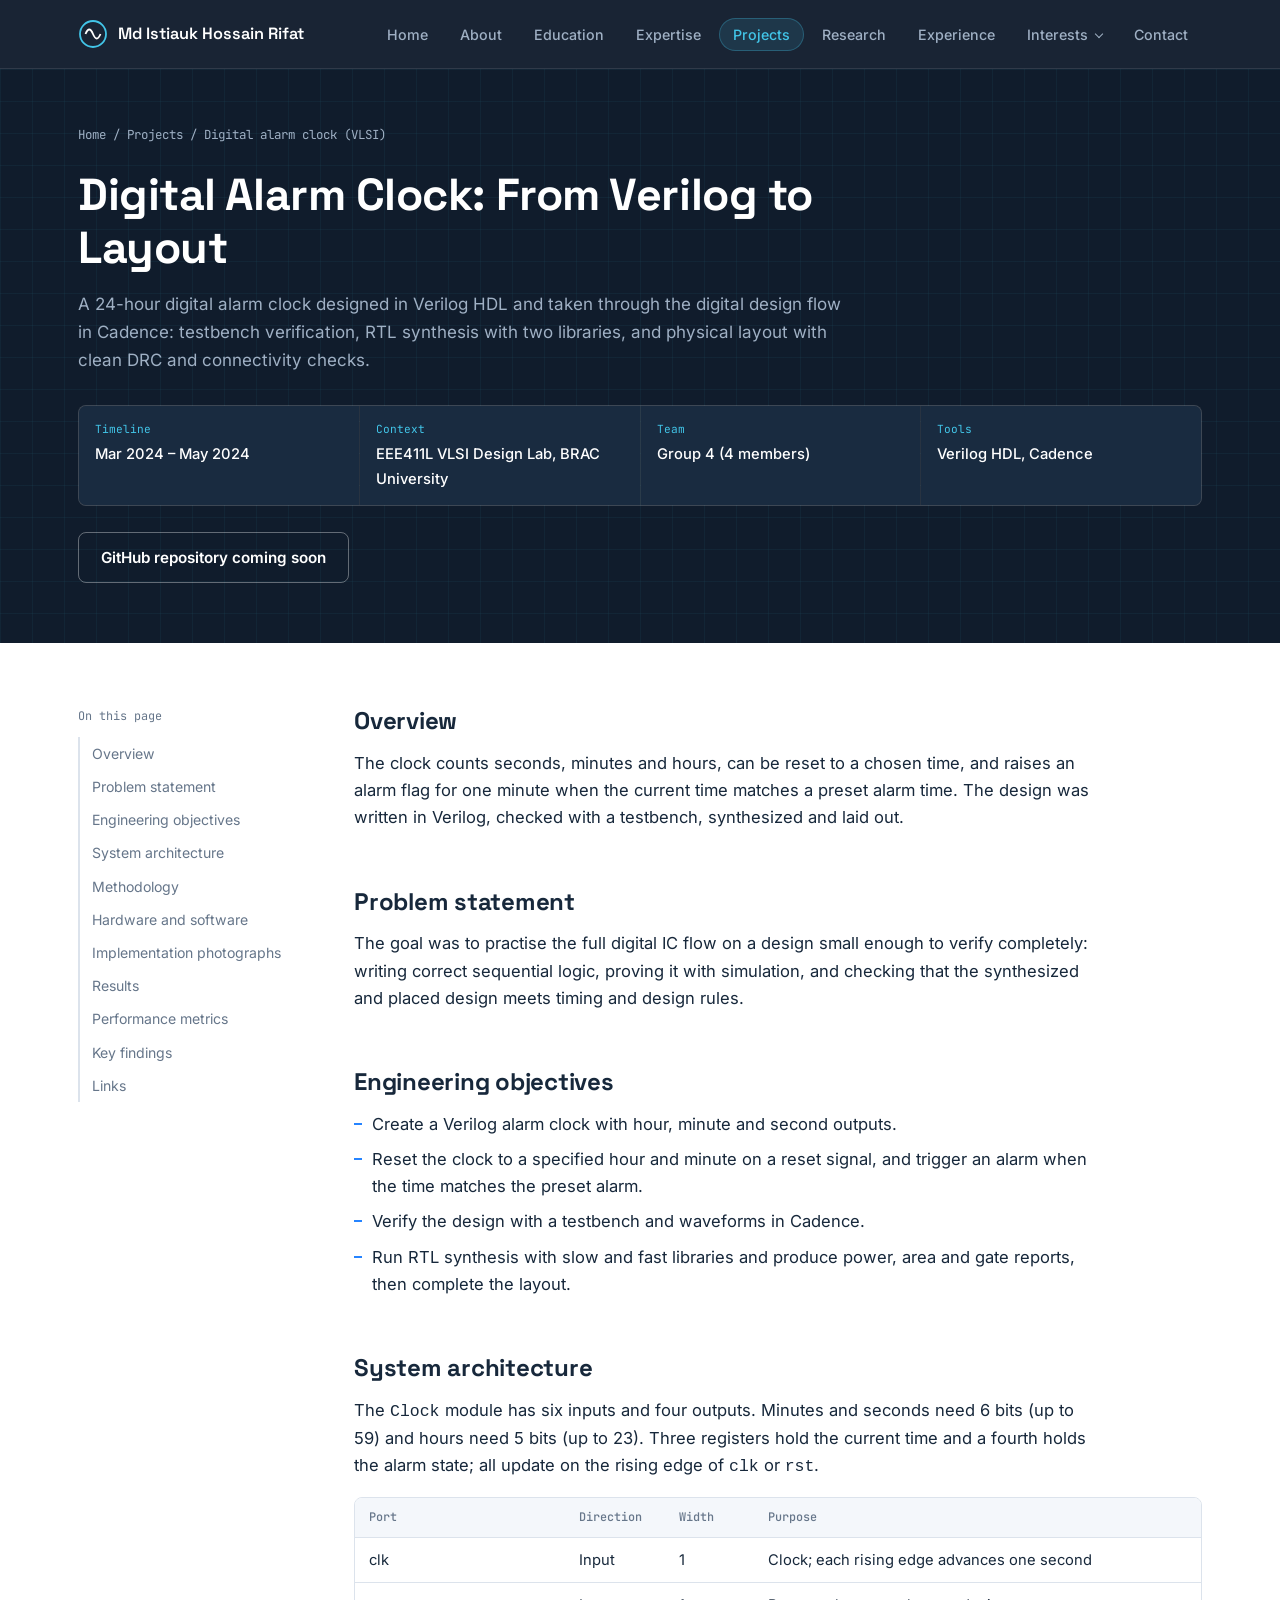
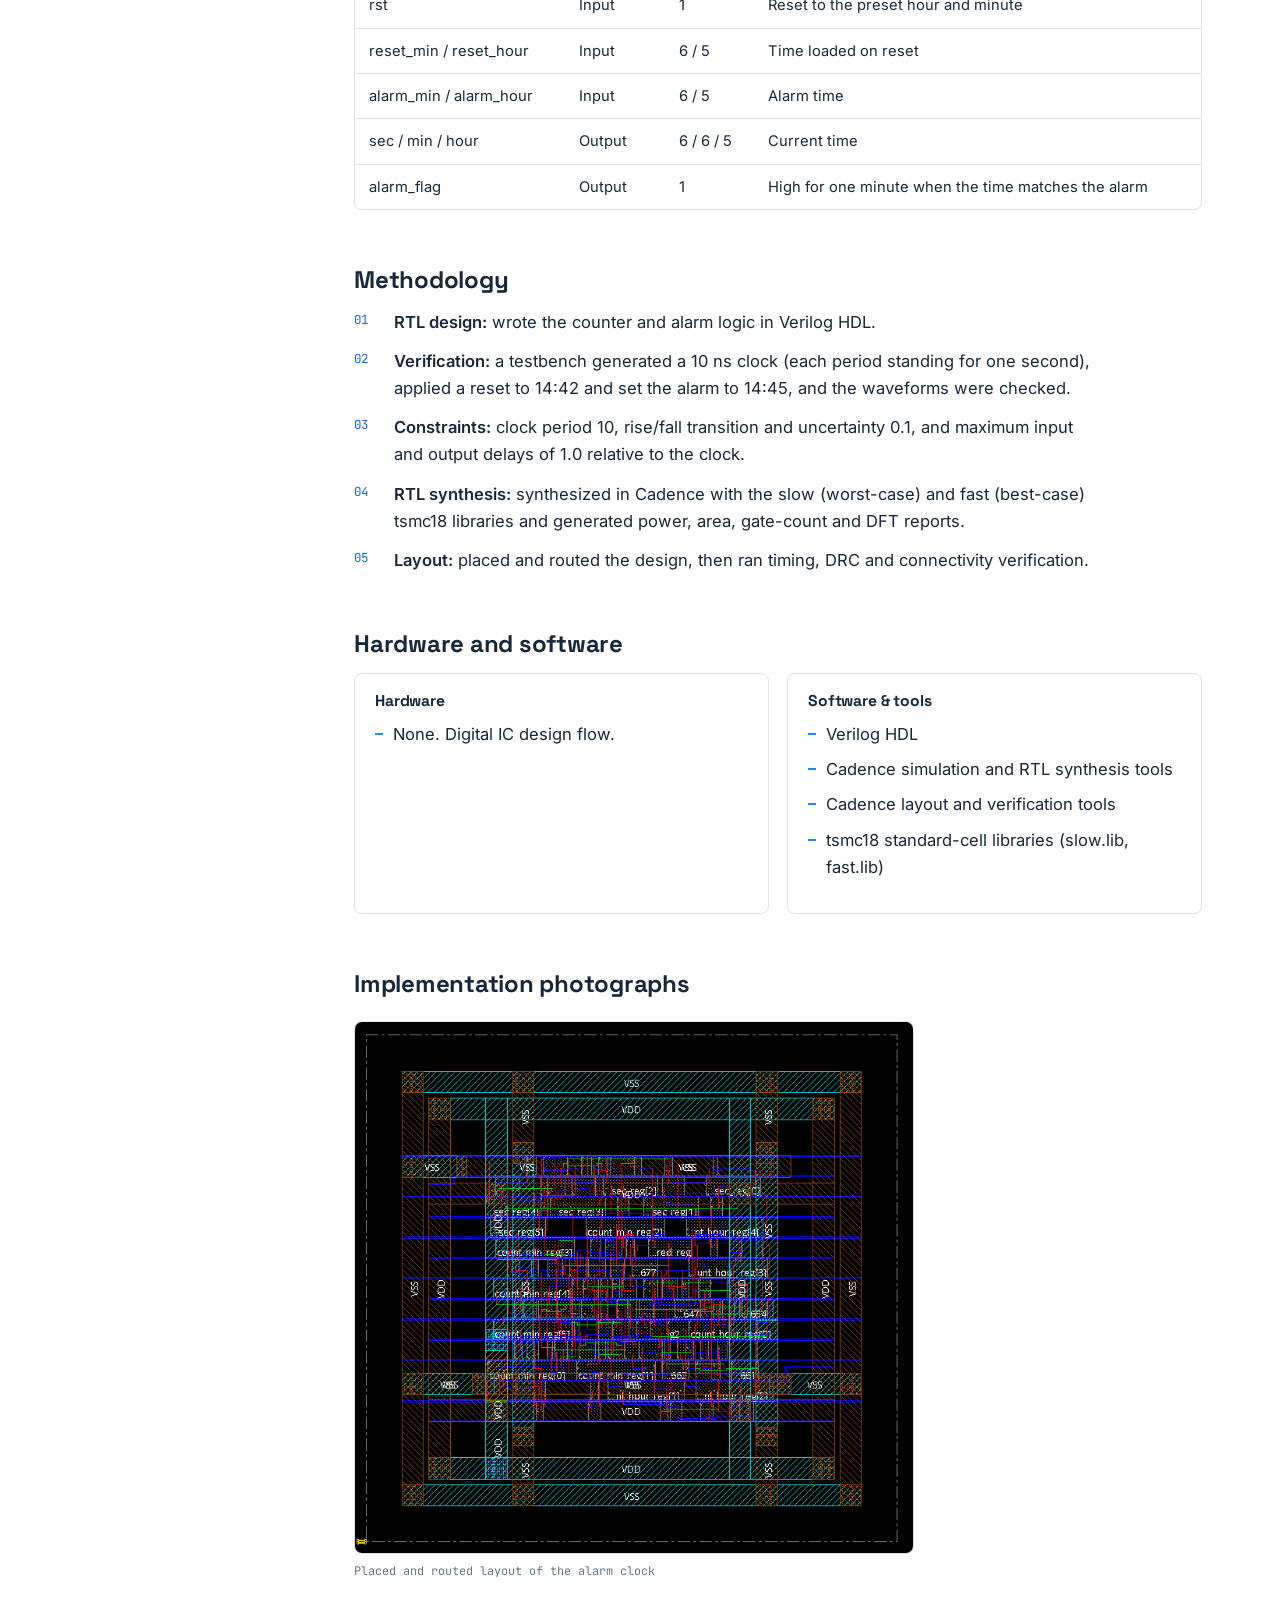
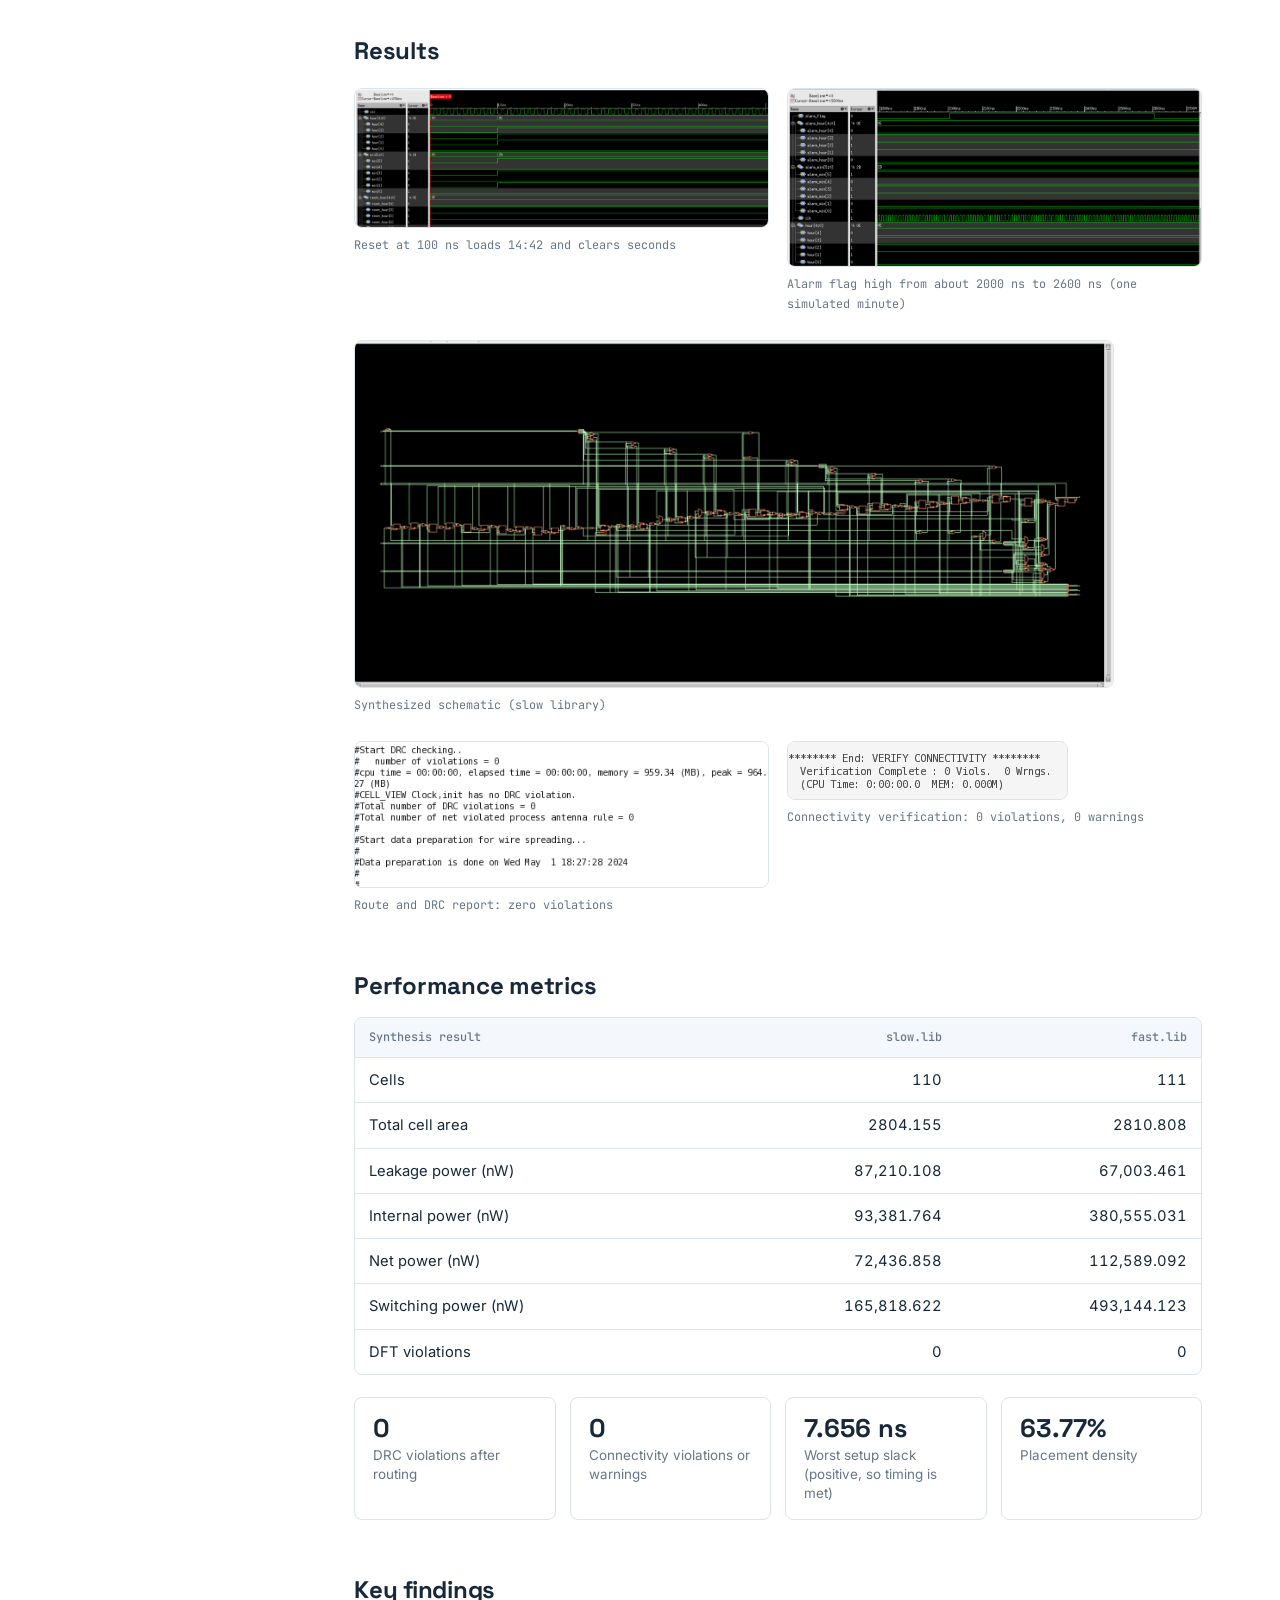
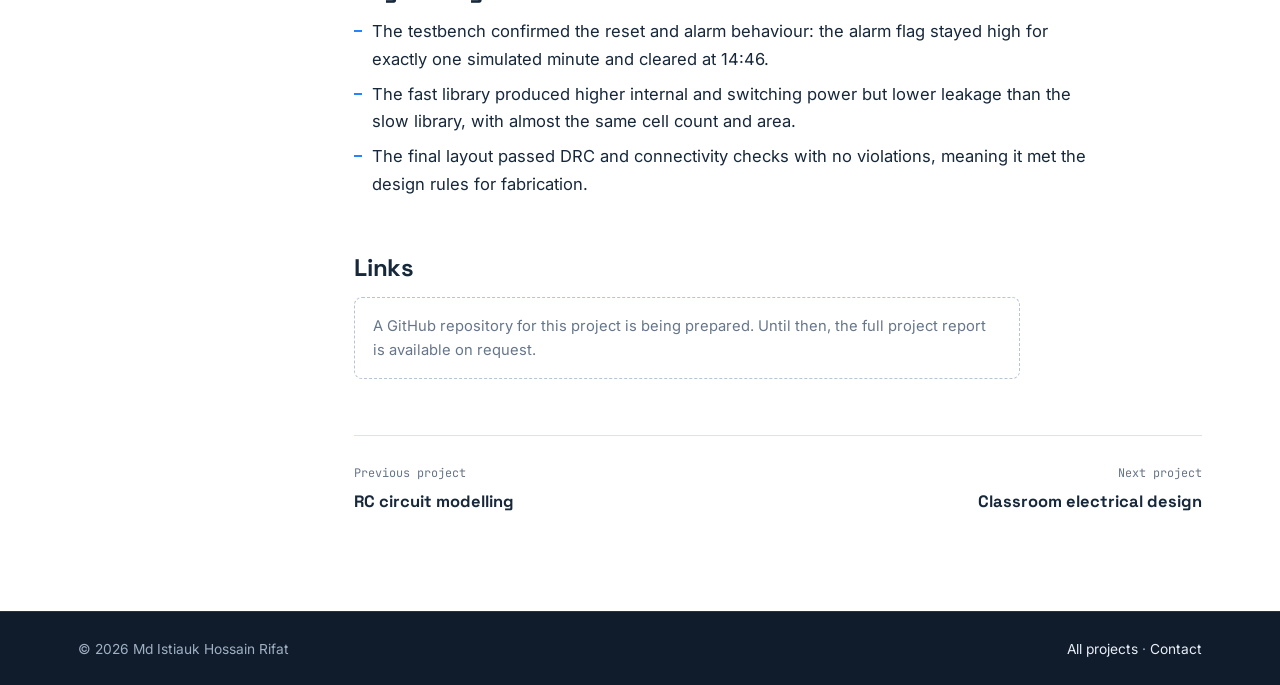
<file: projects/digital-alarm-clock-vlsi.html>
<!DOCTYPE html>
<html lang="en">
<head>
  <meta charset="UTF-8">
  <meta name="viewport" content="width=device-width, initial-scale=1">
  <title>Digital Alarm Clock: From Verilog to Layout | Md Istiauk Hossain Rifat</title>
  <meta name="description" content="EEE411L VLSI project: 24-hour digital alarm clock in Verilog HDL, verified by testbench, synthesized with slow and fast libraries in Cadence, and laid out with zero DRC violations.">
  <meta name="author" content="Md Istiauk Hossain Rifat">
  <link rel="canonical" href="https://istiauk.github.io/projects/digital-alarm-clock-vlsi.html">
  <meta property="og:type" content="article">
  <meta property="og:title" content="Digital Alarm Clock: From Verilog to Layout">
  <meta property="og:description" content="EEE411L VLSI project: 24-hour digital alarm clock in Verilog HDL, verified by testbench, synthesized with slow and fast libraries in Cadence, and laid out with zero DRC violations.">
  <meta property="og:image" content="https://istiauk.github.io/assets/img/projects/thumbs/alarm-clock.jpg">
  <meta name="theme-color" content="#101C2C">
  <link rel="icon" href="../assets/img/favicon.svg" type="image/svg+xml">
  <link rel="stylesheet" href="../assets/css/style.css">
</head>
<body>
  <a class="skip-link" href="#main">Skip to content</a>
  <header class="site-nav">
    <nav class="container nav-inner" aria-label="Main">
      <a class="brand" href="../index.html" aria-label="Md Istiauk Hossain Rifat, home">
        <svg class="brand-mark" viewBox="0 0 30 30" aria-hidden="true"><circle cx="15" cy="15" r="13" fill="none" stroke="#42C5E8" stroke-width="1.8"/><path d="M7.5 15c2.5-6 5-6 7.5 0s5 6 7.5 0" fill="none" stroke="#fff" stroke-width="1.8"/></svg>
        <span>Md Istiauk Hossain Rifat</span>
      </a>
      <button class="nav-toggle" aria-expanded="false" aria-controls="nav-links">Menu</button>
      <ul class="nav-links" id="nav-links">
        <li><a href="../index.html#home">Home</a></li>
        <li><a href="../index.html#about">About</a></li>
        <li><a href="../index.html#education">Education</a></li>
        <li><a href="../index.html#expertise">Expertise</a></li>
        <li><a href="../index.html#projects" class="active">Projects</a></li>
        <li><a href="../index.html#research">Research</a></li>
        <li><a href="../index.html#experience">Experience</a></li>
        <li class="has-menu">
          <button class="menu-btn" aria-expanded="false" aria-haspopup="true">Interests</button>
          <ul class="submenu">
            <li><a href="../interests/travelling.html">Travelling</a></li>
            <li><a href="../interests/sports.html">Sports</a></li>
            <li><a href="../interests/movies.html">Movies</a></li>
          </ul>
        </li>
        <li><a href="../index.html#contact">Contact</a></li>
      </ul>
    </nav>
  </header>

  <main id="main">
    <section class="p-hero">
      <div class="container">
        <p class="crumbs"><a href="../index.html">Home</a> / <a href="../index.html#projects">Projects</a> / Digital alarm clock (VLSI)</p>
        <h1>Digital Alarm Clock: From Verilog to Layout</h1>
        <p class="lede">A 24-hour digital alarm clock designed in Verilog HDL and taken through the digital design flow in Cadence: testbench verification, RTL synthesis with two libraries, and physical layout with clean DRC and connectivity checks.</p>
        <dl class="p-meta"><div><dt>Timeline</dt><dd>Mar 2024 – May 2024</dd></div><div><dt>Context</dt><dd>EEE411L VLSI Design Lab, BRAC University</dd></div><div><dt>Team</dt><dd>Group 4 (4 members)</dd></div><div><dt>Tools</dt><dd>Verilog HDL, Cadence</dd></div></dl>
        <div class="p-links"><span class="btn btn-ghost" aria-disabled="true">GitHub repository coming soon</span></div>
      </div>
    </section>

    <div class="container p-layout">
      <nav class="toc" aria-label="On this page"><p>On this page</p><a href="#overview">Overview</a><a href="#problem">Problem statement</a><a href="#objectives">Engineering objectives</a><a href="#architecture">System architecture</a><a href="#methodology">Methodology</a><a href="#hardware-software">Hardware and software</a><a href="#photos">Implementation photographs</a><a href="#results">Results</a><a href="#metrics">Performance metrics</a><a href="#findings">Key findings</a><a href="#links">Links</a></nav>
      <article class="p-body">
<section class="p-section" id="overview"><h2>Overview</h2><p>The clock counts seconds, minutes and hours, can be reset to a chosen time, and raises an alarm flag for one minute when the current time matches a preset alarm time. The design was written in Verilog, checked with a testbench, synthesized and laid out.</p></section>
<section class="p-section" id="problem"><h2>Problem statement</h2><p>The goal was to practise the full digital IC flow on a design small enough to verify completely: writing correct sequential logic, proving it with simulation, and checking that the synthesized and placed design meets timing and design rules.</p></section>
<section class="p-section" id="objectives"><h2>Engineering objectives</h2><ul class="dash"><li>Create a Verilog alarm clock with hour, minute and second outputs.</li><li>Reset the clock to a specified hour and minute on a reset signal, and trigger an alarm when the time matches the preset alarm.</li><li>Verify the design with a testbench and waveforms in Cadence.</li><li>Run RTL synthesis with slow and fast libraries and produce power, area and gate reports, then complete the layout.</li></ul></section>
<section class="p-section" id="architecture"><h2>System architecture</h2><p>The <code>Clock</code> module has six inputs and four outputs. Minutes and seconds need 6 bits (up to 59) and hours need 5 bits (up to 23). Three registers hold the current time and a fourth holds the alarm state; all update on the rising edge of <code>clk</code> or <code>rst</code>.</p><div class="table-wrap"><table><thead><tr><th class="">Port</th><th class="">Direction</th><th class="">Width</th><th class="">Purpose</th></tr></thead><tbody><tr><td class="">clk</td><td class="">Input</td><td class="">1</td><td class="">Clock; each rising edge advances one second</td></tr><tr><td class="">rst</td><td class="">Input</td><td class="">1</td><td class="">Reset to the preset hour and minute</td></tr><tr><td class="">reset_min / reset_hour</td><td class="">Input</td><td class="">6 / 5</td><td class="">Time loaded on reset</td></tr><tr><td class="">alarm_min / alarm_hour</td><td class="">Input</td><td class="">6 / 5</td><td class="">Alarm time</td></tr><tr><td class="">sec / min / hour</td><td class="">Output</td><td class="">6 / 6 / 5</td><td class="">Current time</td></tr><tr><td class="">alarm_flag</td><td class="">Output</td><td class="">1</td><td class="">High for one minute when the time matches the alarm</td></tr></tbody></table></div></section>
<section class="p-section" id="methodology"><h2>Methodology</h2><ol class="steps"><li><strong>RTL design:</strong> wrote the counter and alarm logic in Verilog HDL.</li><li><strong>Verification:</strong> a testbench generated a 10 ns clock (each period standing for one second), applied a reset to 14:42 and set the alarm to 14:45, and the waveforms were checked.</li><li><strong>Constraints:</strong> clock period 10, rise/fall transition and uncertainty 0.1, and maximum input and output delays of 1.0 relative to the clock.</li><li><strong>RTL synthesis:</strong> synthesized in Cadence with the slow (worst-case) and fast (best-case) tsmc18 libraries and generated power, area, gate-count and DFT reports.</li><li><strong>Layout:</strong> placed and routed the design, then ran timing, DRC and connectivity verification.</li></ol></section>
<section class="p-section" id="hardware-software"><h2>Hardware and software</h2><div class="hw-grid"><div><h3>Hardware</h3><ul class="dash"><li>None. Digital IC design flow.</li></ul></div><div><h3>Software &amp; tools</h3><ul class="dash"><li>Verilog HDL</li><li>Cadence simulation and RTL synthesis tools</li><li>Cadence layout and verification tools</li><li>tsmc18 standard-cell libraries (slow.lib, fast.lib)</li></ul></div></div></section>
<section class="p-section" id="photos"><h2>Implementation photographs</h2><figure class="fig"><img src="../assets/img/projects/alarm-clock/layout.png" alt="Placed and routed layout of the alarm clock" loading="lazy" style="max-width:min(100%, 560px)"><figcaption>Placed and routed layout of the alarm clock</figcaption></figure></section>
<section class="p-section" id="results"><h2>Results</h2><div class="fig-row"><figure class="fig"><img src="../assets/img/projects/alarm-clock/timing-reset.png" alt="Reset at 100 ns loads 14:42 and clears seconds" loading="lazy"><figcaption>Reset at 100 ns loads 14:42 and clears seconds</figcaption></figure><figure class="fig"><img src="../assets/img/projects/alarm-clock/timing-alarm.png" alt="Alarm flag high from about 2000 ns to 2600 ns (one simulated minute)" loading="lazy"><figcaption>Alarm flag high from about 2000 ns to 2600 ns (one simulated minute)</figcaption></figure></div><figure class="fig"><img src="../assets/img/projects/alarm-clock/schematic-slow.png" alt="Synthesized schematic (slow library)" loading="lazy" style="max-width:min(100%, 760px)"><figcaption>Synthesized schematic (slow library)</figcaption></figure><div class="fig-row"><figure class="fig"><img src="../assets/img/projects/alarm-clock/drc.png" alt="Route and DRC report: zero violations" loading="lazy"><figcaption>Route and DRC report: zero violations</figcaption></figure><figure class="fig"><img src="../assets/img/projects/alarm-clock/connectivity.png" alt="Connectivity verification: 0 violations, 0 warnings" loading="lazy"><figcaption>Connectivity verification: 0 violations, 0 warnings</figcaption></figure></div></section>
<section class="p-section" id="metrics"><h2>Performance metrics</h2><div class="table-wrap"><table><thead><tr><th class="">Synthesis result</th><th class="num">slow.lib</th><th class="num">fast.lib</th></tr></thead><tbody><tr><td class="">Cells</td><td class="num">110</td><td class="num">111</td></tr><tr><td class="">Total cell area</td><td class="num">2804.155</td><td class="num">2810.808</td></tr><tr><td class="">Leakage power (nW)</td><td class="num">87,210.108</td><td class="num">67,003.461</td></tr><tr><td class="">Internal power (nW)</td><td class="num">93,381.764</td><td class="num">380,555.031</td></tr><tr><td class="">Net power (nW)</td><td class="num">72,436.858</td><td class="num">112,589.092</td></tr><tr><td class="">Switching power (nW)</td><td class="num">165,818.622</td><td class="num">493,144.123</td></tr><tr><td class="">DFT violations</td><td class="num">0</td><td class="num">0</td></tr></tbody></table></div><div class="metrics"><div class="metric"><div class="num">0</div><div class="lbl">DRC violations after routing</div></div><div class="metric"><div class="num">0</div><div class="lbl">Connectivity violations or warnings</div></div><div class="metric"><div class="num">7.656 ns</div><div class="lbl">Worst setup slack (positive, so timing is met)</div></div><div class="metric"><div class="num">63.77%</div><div class="lbl">Placement density</div></div></div></section>
<section class="p-section" id="findings"><h2>Key findings</h2><ul class="dash"><li>The testbench confirmed the reset and alarm behaviour: the alarm flag stayed high for exactly one simulated minute and cleared at 14:46.</li><li>The fast library produced higher internal and switching power but lower leakage than the slow library, with almost the same cell count and area.</li><li>The final layout passed DRC and connectivity checks with no violations, meaning it met the design rules for fabrication.</li></ul></section>
<section class="p-section" id="links"><h2>Links</h2><p class="placeholder-note">A GitHub repository for this project is being prepared. Until then, the full project report is available on request.</p></section>

        <nav class="p-nav" aria-label="More projects"><a class="prev" href="rc-circuit-modelling.html"><span>Previous project</span><strong>RC circuit modelling</strong></a><a class="next" href="classroom-electrical-design.html"><span>Next project</span><strong>Classroom electrical design</strong></a></nav>
      </article>
    </div>
  </main>

  <footer class="site-footer">
    <div class="container footer-row">
      <span>© <span id="year">2026</span> Md Istiauk Hossain Rifat</span>
      <span><a href="../index.html#projects">All projects</a> · <a href="../index.html#contact">Contact</a></span>
    </div>
  </footer>
  <script src="../assets/js/main.js" defer></script>
</body>
</html>
</file>
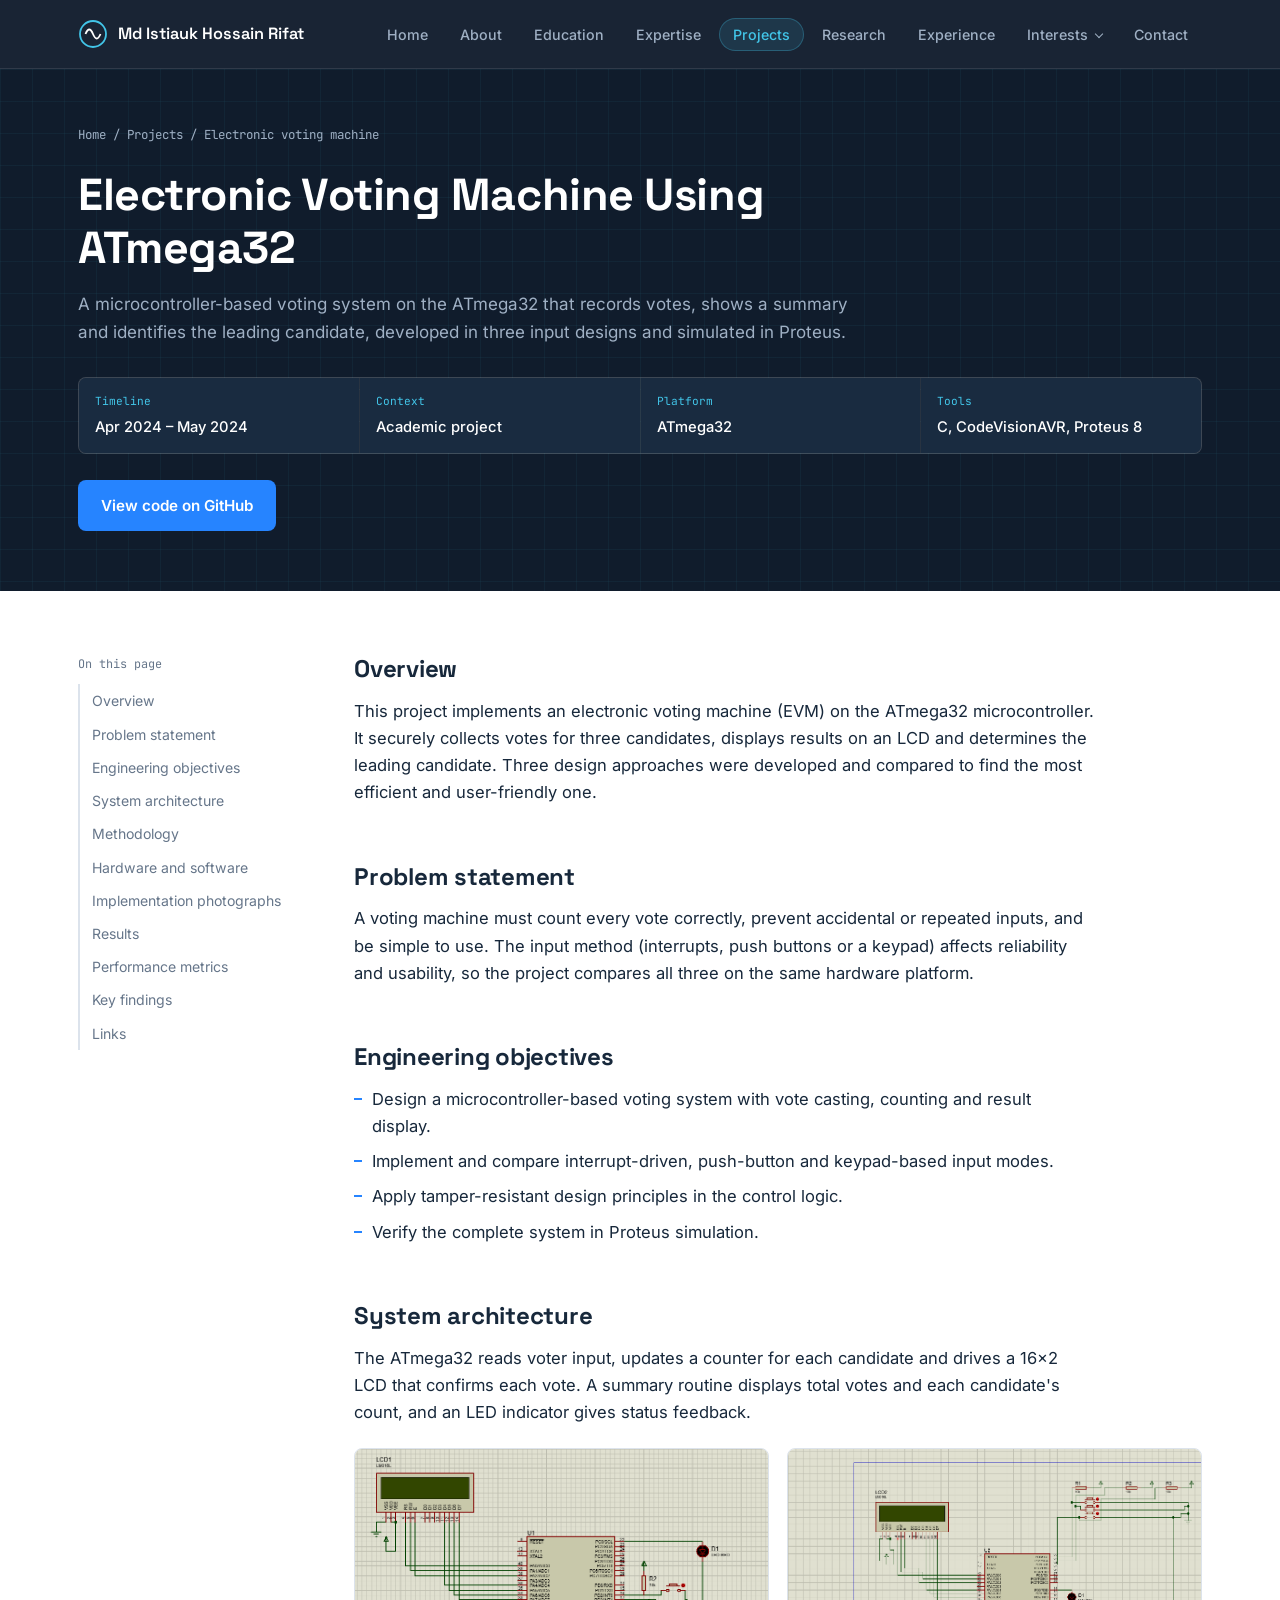
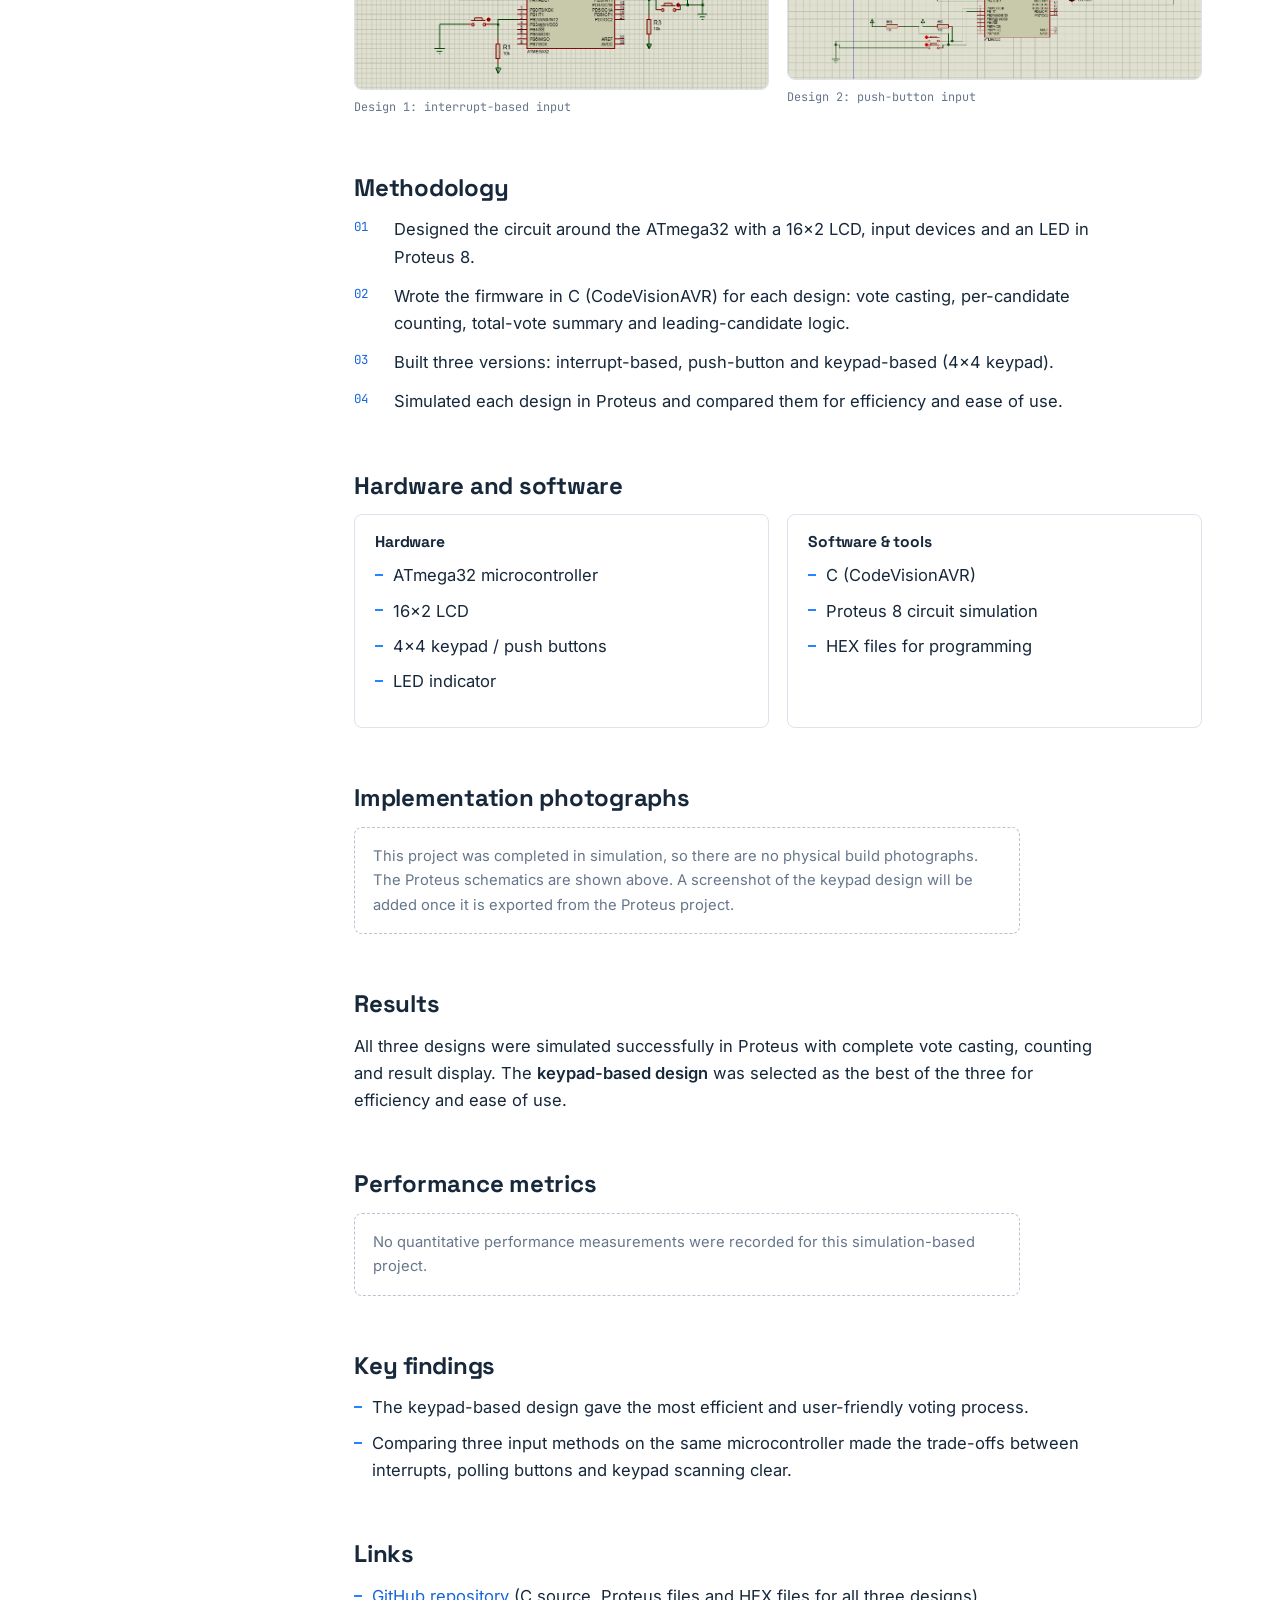
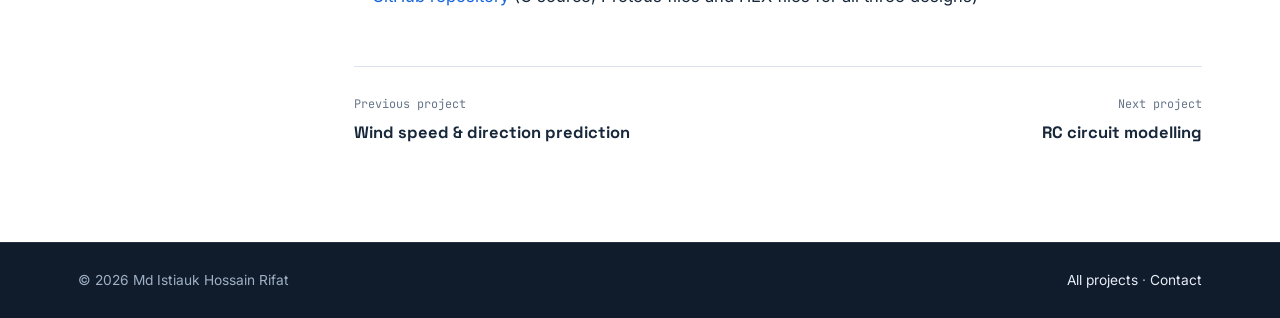
<file: projects/electronic-voting-machine.html>
<!DOCTYPE html>
<html lang="en">
<head>
  <meta charset="UTF-8">
  <meta name="viewport" content="width=device-width, initial-scale=1">
  <title>Electronic Voting Machine Using ATmega32 | Md Istiauk Hossain Rifat</title>
  <meta name="description" content="Microcontroller-based electronic voting machine on the ATmega32, simulated in Proteus with interrupt, push-button and keypad input designs.">
  <meta name="author" content="Md Istiauk Hossain Rifat">
  <link rel="canonical" href="https://istiauk.github.io/projects/electronic-voting-machine.html">
  <meta property="og:type" content="article">
  <meta property="og:title" content="Electronic Voting Machine Using ATmega32">
  <meta property="og:description" content="Microcontroller-based electronic voting machine on the ATmega32, simulated in Proteus with interrupt, push-button and keypad input designs.">
  <meta property="og:image" content="https://istiauk.github.io/assets/img/projects/thumbs/evm.jpg">
  <meta name="theme-color" content="#101C2C">
  <link rel="icon" href="../assets/img/favicon.svg" type="image/svg+xml">
  <link rel="stylesheet" href="../assets/css/style.css">
</head>
<body>
  <a class="skip-link" href="#main">Skip to content</a>
  <header class="site-nav">
    <nav class="container nav-inner" aria-label="Main">
      <a class="brand" href="../index.html" aria-label="Md Istiauk Hossain Rifat, home">
        <svg class="brand-mark" viewBox="0 0 30 30" aria-hidden="true"><circle cx="15" cy="15" r="13" fill="none" stroke="#42C5E8" stroke-width="1.8"/><path d="M7.5 15c2.5-6 5-6 7.5 0s5 6 7.5 0" fill="none" stroke="#fff" stroke-width="1.8"/></svg>
        <span>Md Istiauk Hossain Rifat</span>
      </a>
      <button class="nav-toggle" aria-expanded="false" aria-controls="nav-links">Menu</button>
      <ul class="nav-links" id="nav-links">
        <li><a href="../index.html#home">Home</a></li>
        <li><a href="../index.html#about">About</a></li>
        <li><a href="../index.html#education">Education</a></li>
        <li><a href="../index.html#expertise">Expertise</a></li>
        <li><a href="../index.html#projects" class="active">Projects</a></li>
        <li><a href="../index.html#research">Research</a></li>
        <li><a href="../index.html#experience">Experience</a></li>
        <li class="has-menu">
          <button class="menu-btn" aria-expanded="false" aria-haspopup="true">Interests</button>
          <ul class="submenu">
            <li><a href="../interests/travelling.html">Travelling</a></li>
            <li><a href="../interests/sports.html">Sports</a></li>
            <li><a href="../interests/movies.html">Movies</a></li>
          </ul>
        </li>
        <li><a href="../index.html#contact">Contact</a></li>
      </ul>
    </nav>
  </header>

  <main id="main">
    <section class="p-hero">
      <div class="container">
        <p class="crumbs"><a href="../index.html">Home</a> / <a href="../index.html#projects">Projects</a> / Electronic voting machine</p>
        <h1>Electronic Voting Machine Using ATmega32</h1>
        <p class="lede">A microcontroller-based voting system on the ATmega32 that records votes, shows a summary and identifies the leading candidate, developed in three input designs and simulated in Proteus.</p>
        <dl class="p-meta"><div><dt>Timeline</dt><dd>Apr 2024 – May 2024</dd></div><div><dt>Context</dt><dd>Academic project</dd></div><div><dt>Platform</dt><dd>ATmega32</dd></div><div><dt>Tools</dt><dd>C, CodeVisionAVR, Proteus 8</dd></div></dl>
        <div class="p-links"><a class="btn btn-primary" href="https://github.com/Istiauk/EVM_ATmega32" target="_blank" rel="noopener">View code on GitHub</a></div>
      </div>
    </section>

    <div class="container p-layout">
      <nav class="toc" aria-label="On this page"><p>On this page</p><a href="#overview">Overview</a><a href="#problem">Problem statement</a><a href="#objectives">Engineering objectives</a><a href="#architecture">System architecture</a><a href="#methodology">Methodology</a><a href="#hardware-software">Hardware and software</a><a href="#photos">Implementation photographs</a><a href="#results">Results</a><a href="#metrics">Performance metrics</a><a href="#findings">Key findings</a><a href="#links">Links</a></nav>
      <article class="p-body">
<section class="p-section" id="overview"><h2>Overview</h2><p>This project implements an electronic voting machine (EVM) on the ATmega32 microcontroller. It securely collects votes for three candidates, displays results on an LCD and determines the leading candidate. Three design approaches were developed and compared to find the most efficient and user-friendly one.</p></section>
<section class="p-section" id="problem"><h2>Problem statement</h2><p>A voting machine must count every vote correctly, prevent accidental or repeated inputs, and be simple to use. The input method (interrupts, push buttons or a keypad) affects reliability and usability, so the project compares all three on the same hardware platform.</p></section>
<section class="p-section" id="objectives"><h2>Engineering objectives</h2><ul class="dash"><li>Design a microcontroller-based voting system with vote casting, counting and result display.</li><li>Implement and compare interrupt-driven, push-button and keypad-based input modes.</li><li>Apply tamper-resistant design principles in the control logic.</li><li>Verify the complete system in Proteus simulation.</li></ul></section>
<section class="p-section" id="architecture"><h2>System architecture</h2><p>The ATmega32 reads voter input, updates a counter for each candidate and drives a 16×2 LCD that confirms each vote. A summary routine displays total votes and each candidate's count, and an LED indicator gives status feedback.</p><div class="fig-row"><figure class="fig"><img src="../assets/img/projects/evm/interrupt-model.png" alt="Design 1: interrupt-based input" loading="lazy"><figcaption>Design 1: interrupt-based input</figcaption></figure><figure class="fig"><img src="../assets/img/projects/evm/push-button-model.png" alt="Design 2: push-button input" loading="lazy"><figcaption>Design 2: push-button input</figcaption></figure></div></section>
<section class="p-section" id="methodology"><h2>Methodology</h2><ol class="steps"><li>Designed the circuit around the ATmega32 with a 16×2 LCD, input devices and an LED in Proteus 8.</li><li>Wrote the firmware in C (CodeVisionAVR) for each design: vote casting, per-candidate counting, total-vote summary and leading-candidate logic.</li><li>Built three versions: interrupt-based, push-button and keypad-based (4×4 keypad).</li><li>Simulated each design in Proteus and compared them for efficiency and ease of use.</li></ol></section>
<section class="p-section" id="hardware-software"><h2>Hardware and software</h2><div class="hw-grid"><div><h3>Hardware</h3><ul class="dash"><li>ATmega32 microcontroller</li><li>16×2 LCD</li><li>4×4 keypad / push buttons</li><li>LED indicator</li></ul></div><div><h3>Software &amp; tools</h3><ul class="dash"><li>C (CodeVisionAVR)</li><li>Proteus 8 circuit simulation</li><li>HEX files for programming</li></ul></div></div></section>
<section class="p-section" id="photos"><h2>Implementation photographs</h2><p class="placeholder-note">This project was completed in simulation, so there are no physical build photographs. The Proteus schematics are shown above. A screenshot of the keypad design will be added once it is exported from the Proteus project.</p></section>
<section class="p-section" id="results"><h2>Results</h2><p>All three designs were simulated successfully in Proteus with complete vote casting, counting and result display. The <strong>keypad-based design</strong> was selected as the best of the three for efficiency and ease of use.</p></section>
<section class="p-section" id="metrics"><h2>Performance metrics</h2><p class="placeholder-note">No quantitative performance measurements were recorded for this simulation-based project.</p></section>
<section class="p-section" id="findings"><h2>Key findings</h2><ul class="dash"><li>The keypad-based design gave the most efficient and user-friendly voting process.</li><li>Comparing three input methods on the same microcontroller made the trade-offs between interrupts, polling buttons and keypad scanning clear.</li></ul></section>
<section class="p-section" id="links"><h2>Links</h2><ul class="dash"><li><a href="https://github.com/Istiauk/EVM_ATmega32" target="_blank" rel="noopener">GitHub repository</a> (C source, Proteus files and HEX files for all three designs)</li></ul></section>

        <nav class="p-nav" aria-label="More projects"><a class="prev" href="wind-prediction.html"><span>Previous project</span><strong>Wind speed & direction prediction</strong></a><a class="next" href="rc-circuit-modelling.html"><span>Next project</span><strong>RC circuit modelling</strong></a></nav>
      </article>
    </div>
  </main>

  <footer class="site-footer">
    <div class="container footer-row">
      <span>© <span id="year">2026</span> Md Istiauk Hossain Rifat</span>
      <span><a href="../index.html#projects">All projects</a> · <a href="../index.html#contact">Contact</a></span>
    </div>
  </footer>
  <script src="../assets/js/main.js" defer></script>
</body>
</html>
</file>
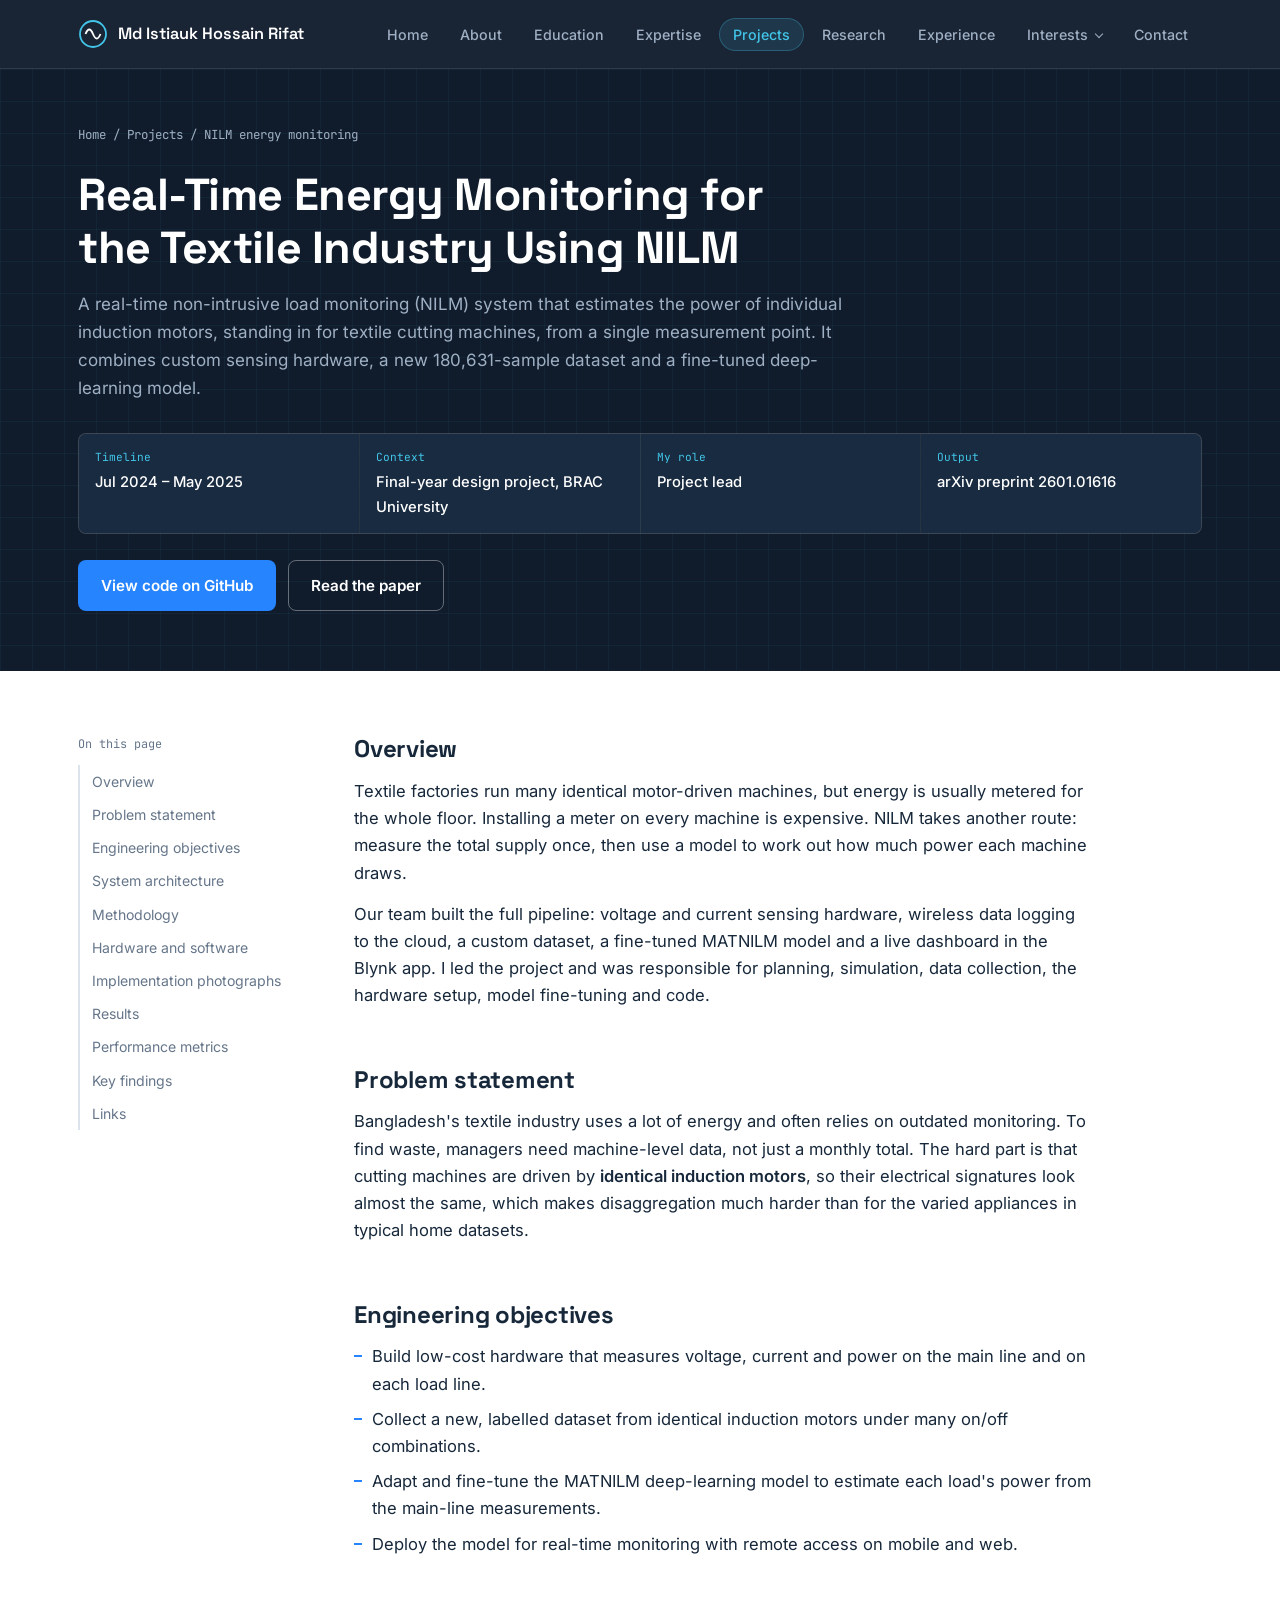
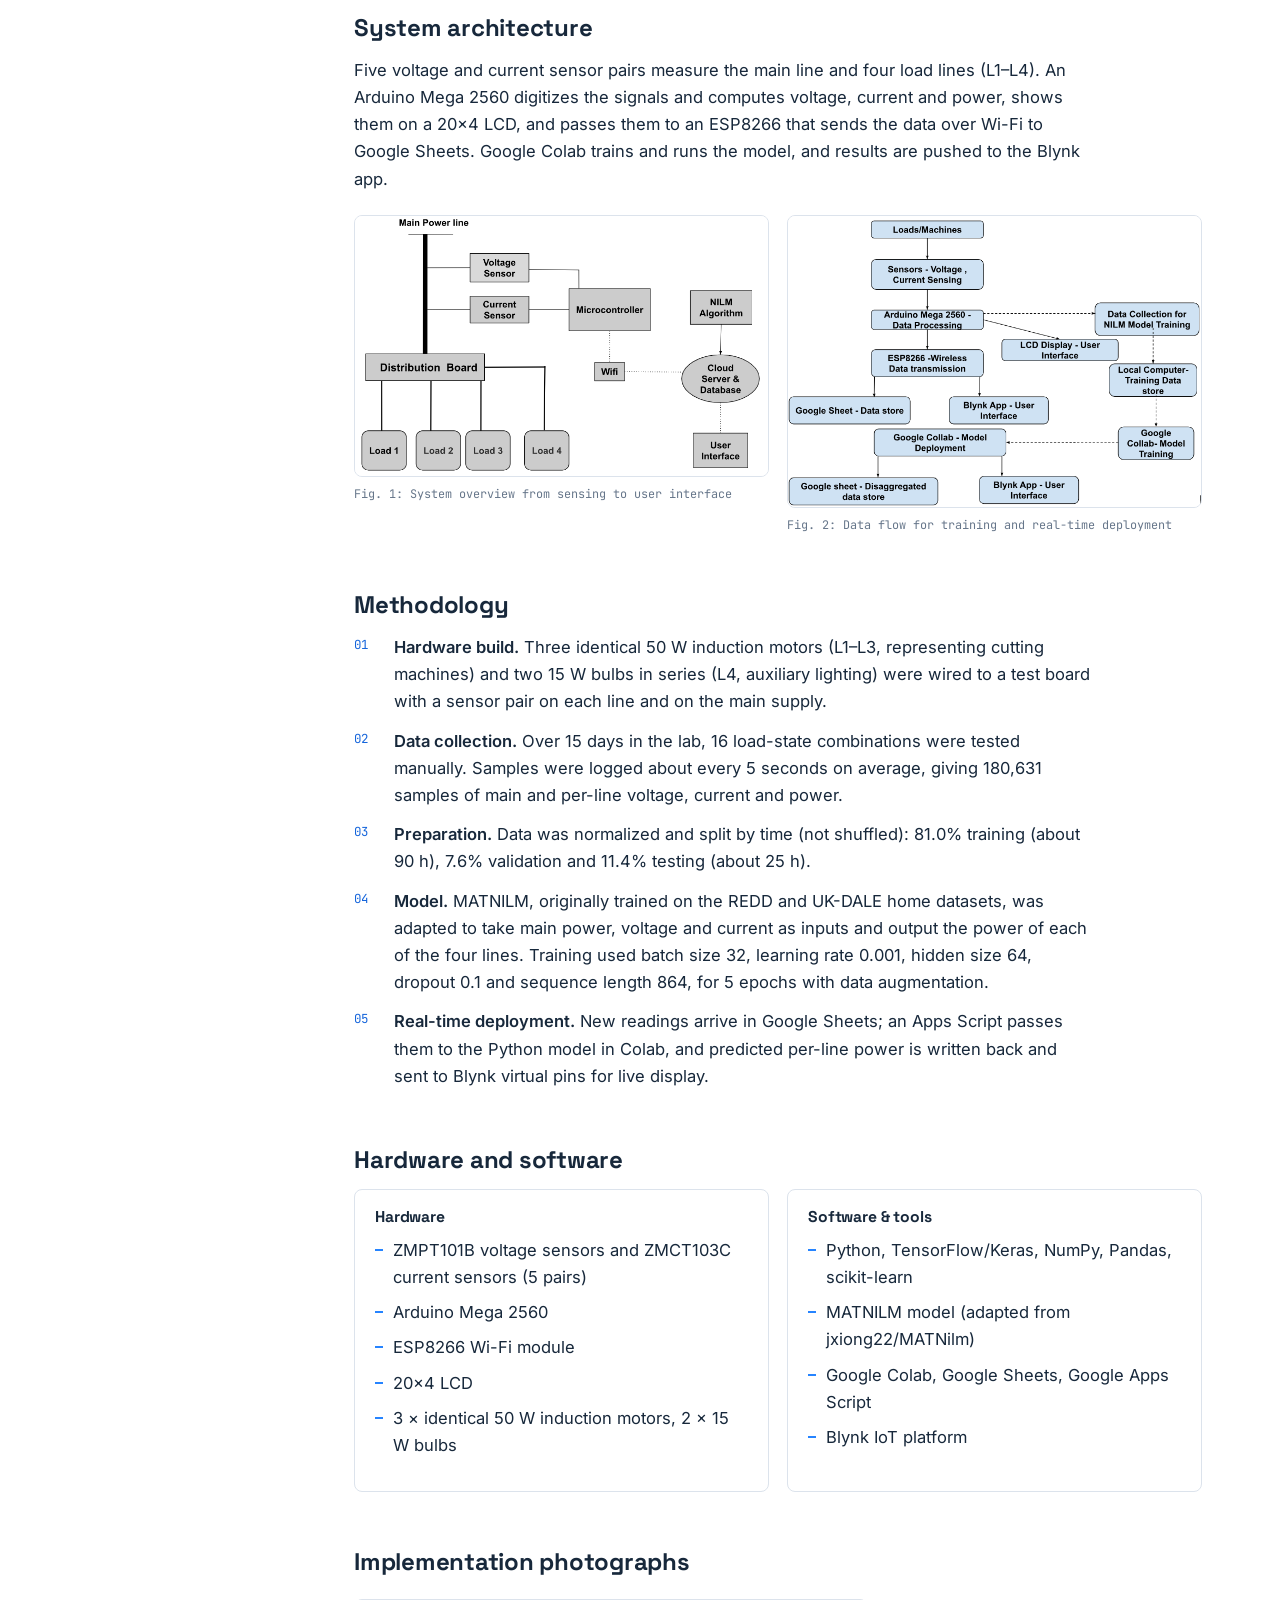
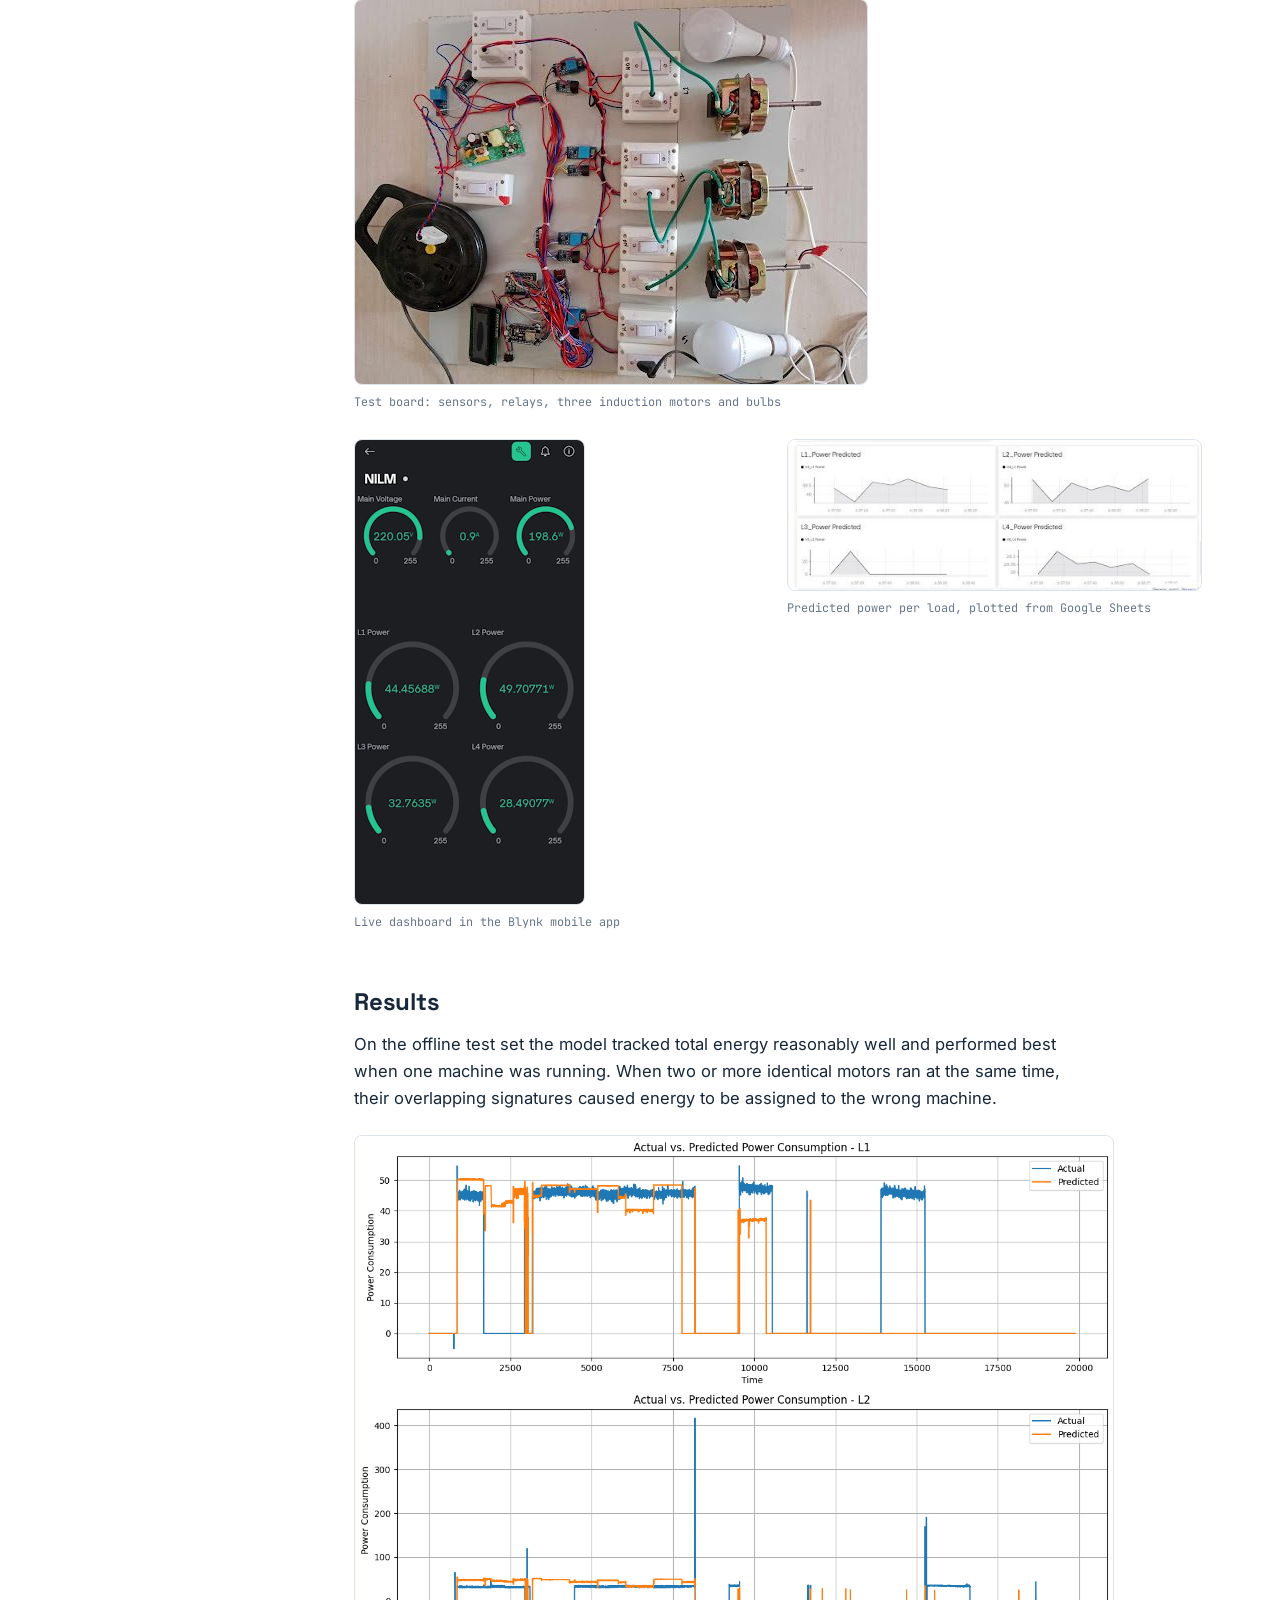
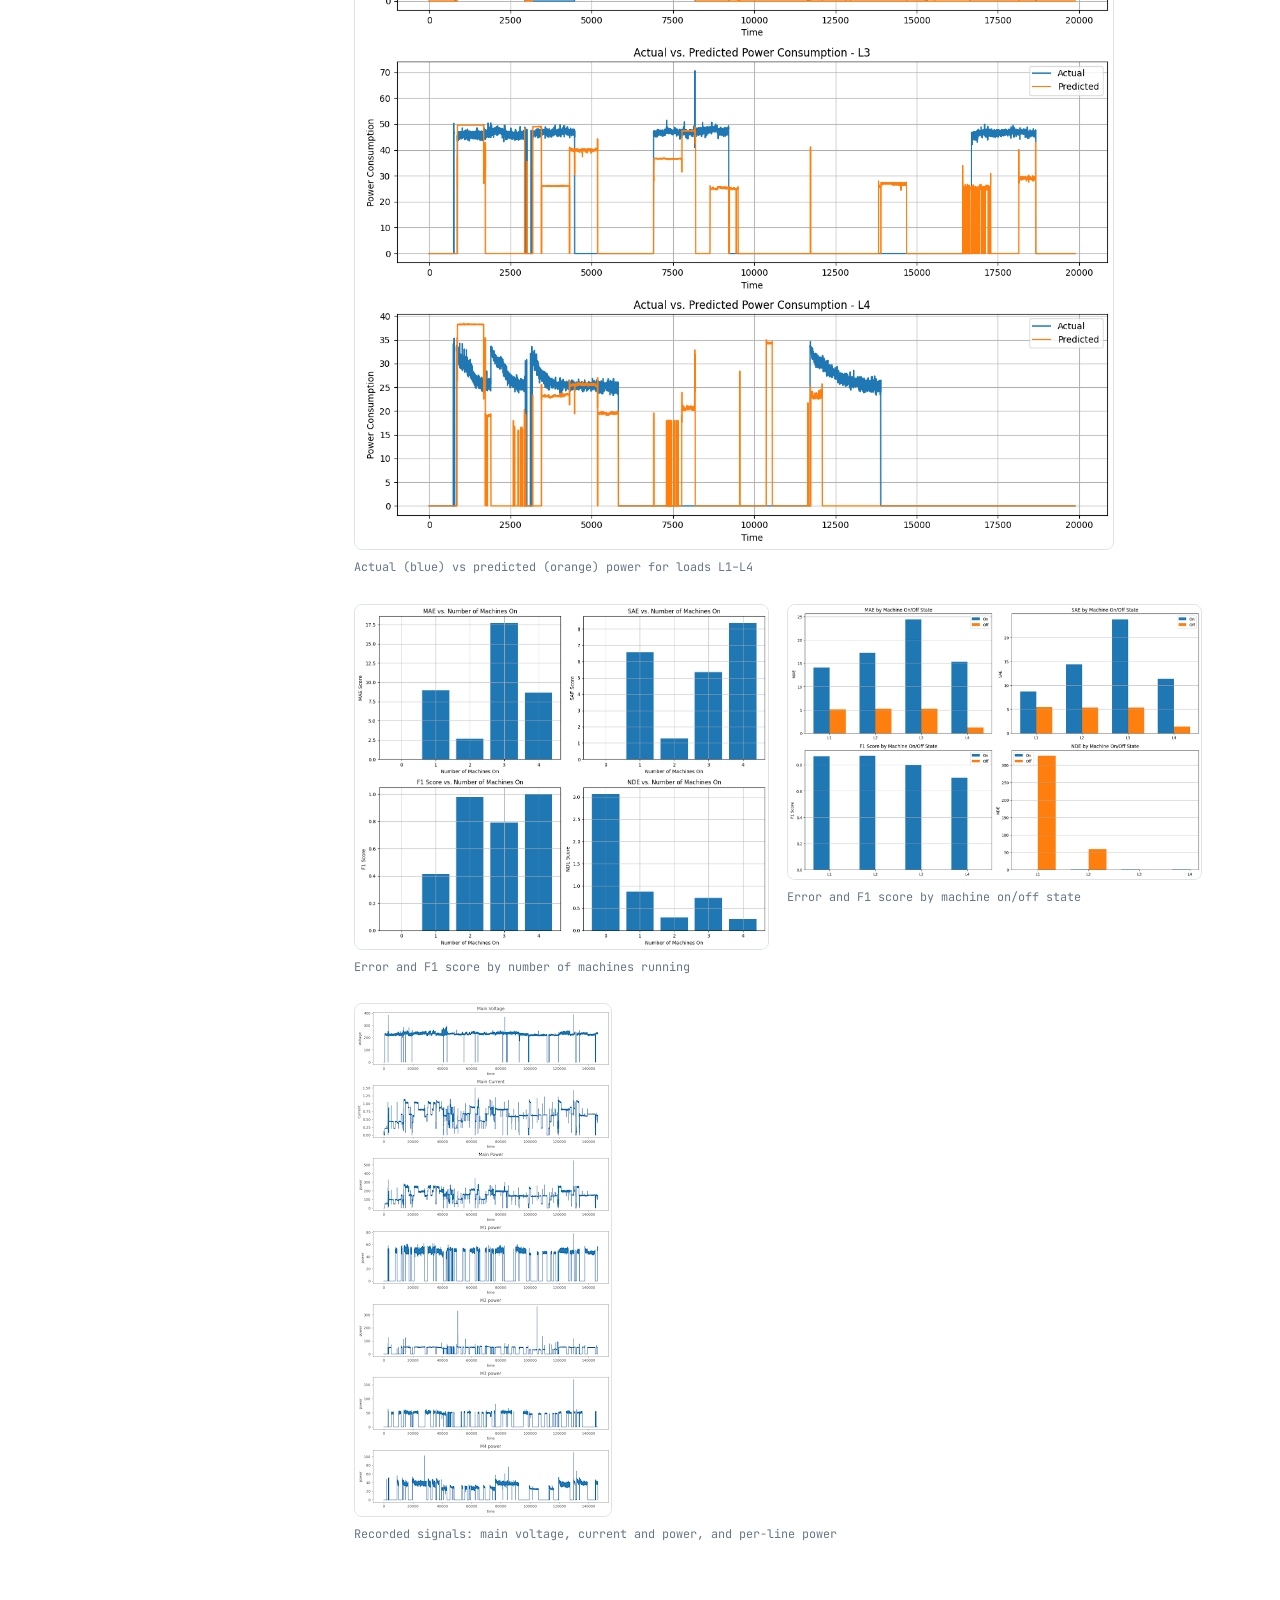
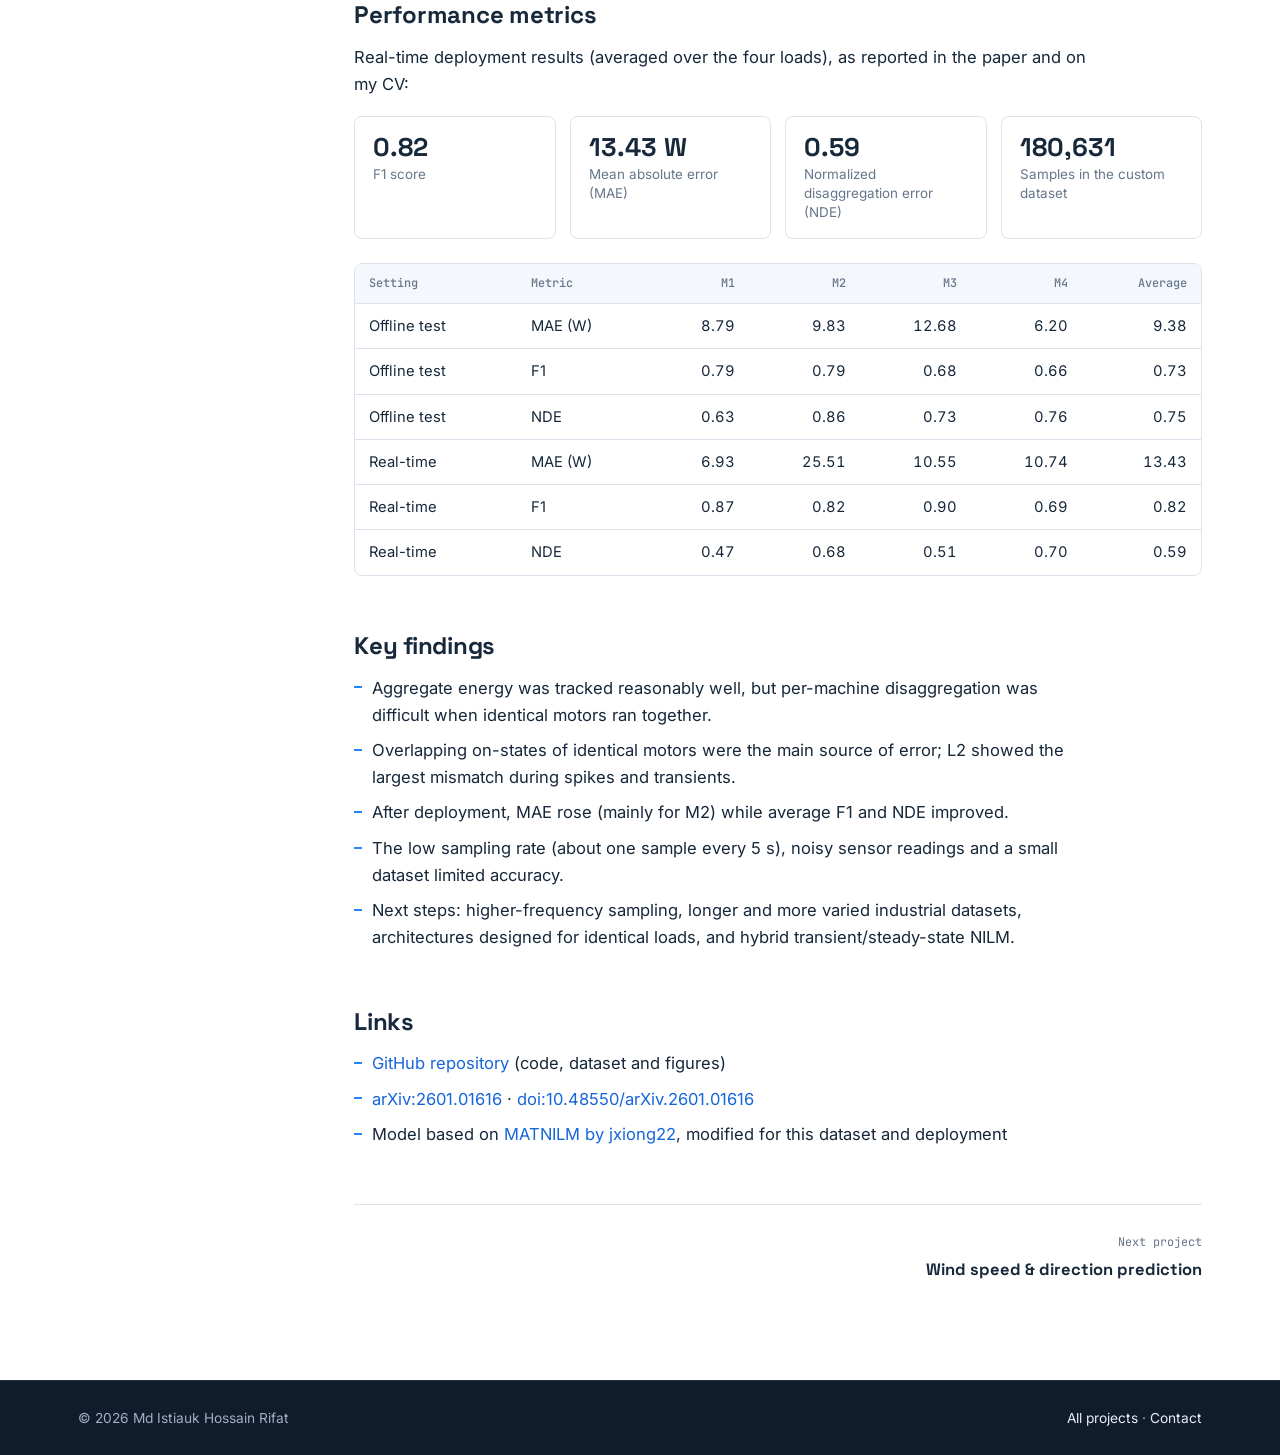
<file: projects/nilm-energy-monitoring.html>
<!DOCTYPE html>
<html lang="en">
<head>
  <meta charset="UTF-8">
  <meta name="viewport" content="width=device-width, initial-scale=1">
  <title>Real-Time Energy Monitoring for the Textile Industry Using NILM | Md Istiauk Hossain Rifat</title>
  <meta name="description" content="Final-year design project: real-time non-intrusive load monitoring of identical induction motors with custom sensing hardware and a fine-tuned MATNILM deep-learning model.">
  <meta name="author" content="Md Istiauk Hossain Rifat">
  <link rel="canonical" href="https://istiauk.github.io/projects/nilm-energy-monitoring.html">
  <meta property="og:type" content="article">
  <meta property="og:title" content="Real-Time Energy Monitoring for the Textile Industry Using NILM">
  <meta property="og:description" content="Final-year design project: real-time non-intrusive load monitoring of identical induction motors with custom sensing hardware and a fine-tuned MATNILM deep-learning model.">
  <meta property="og:image" content="https://istiauk.github.io/assets/img/projects/thumbs/nilm.jpg">
  <meta name="theme-color" content="#101C2C">
  <link rel="icon" href="../assets/img/favicon.svg" type="image/svg+xml">
  <link rel="stylesheet" href="../assets/css/style.css">
</head>
<body>
  <a class="skip-link" href="#main">Skip to content</a>
  <header class="site-nav">
    <nav class="container nav-inner" aria-label="Main">
      <a class="brand" href="../index.html" aria-label="Md Istiauk Hossain Rifat, home">
        <svg class="brand-mark" viewBox="0 0 30 30" aria-hidden="true"><circle cx="15" cy="15" r="13" fill="none" stroke="#42C5E8" stroke-width="1.8"/><path d="M7.5 15c2.5-6 5-6 7.5 0s5 6 7.5 0" fill="none" stroke="#fff" stroke-width="1.8"/></svg>
        <span>Md Istiauk Hossain Rifat</span>
      </a>
      <button class="nav-toggle" aria-expanded="false" aria-controls="nav-links">Menu</button>
      <ul class="nav-links" id="nav-links">
        <li><a href="../index.html#home">Home</a></li>
        <li><a href="../index.html#about">About</a></li>
        <li><a href="../index.html#education">Education</a></li>
        <li><a href="../index.html#expertise">Expertise</a></li>
        <li><a href="../index.html#projects" class="active">Projects</a></li>
        <li><a href="../index.html#research">Research</a></li>
        <li><a href="../index.html#experience">Experience</a></li>
        <li class="has-menu">
          <button class="menu-btn" aria-expanded="false" aria-haspopup="true">Interests</button>
          <ul class="submenu">
            <li><a href="../interests/travelling.html">Travelling</a></li>
            <li><a href="../interests/sports.html">Sports</a></li>
            <li><a href="../interests/movies.html">Movies</a></li>
          </ul>
        </li>
        <li><a href="../index.html#contact">Contact</a></li>
      </ul>
    </nav>
  </header>

  <main id="main">
    <section class="p-hero">
      <div class="container">
        <p class="crumbs"><a href="../index.html">Home</a> / <a href="../index.html#projects">Projects</a> / NILM energy monitoring</p>
        <h1>Real-Time Energy Monitoring for the Textile Industry Using NILM</h1>
        <p class="lede">A real-time non-intrusive load monitoring (NILM) system that estimates the power of individual induction motors, standing in for textile cutting machines, from a single measurement point. It combines custom sensing hardware, a new 180,631-sample dataset and a fine-tuned deep-learning model.</p>
        <dl class="p-meta"><div><dt>Timeline</dt><dd>Jul 2024 – May 2025</dd></div><div><dt>Context</dt><dd>Final-year design project, BRAC University</dd></div><div><dt>My role</dt><dd>Project lead</dd></div><div><dt>Output</dt><dd>arXiv preprint 2601.01616</dd></div></dl>
        <div class="p-links"><a class="btn btn-primary" href="https://github.com/Istiauk/FYDP_NILM_Energy-Disaggregation" target="_blank" rel="noopener">View code on GitHub</a><a class="btn btn-ghost" href="https://arxiv.org/abs/2601.01616" target="_blank" rel="noopener">Read the paper</a></div>
      </div>
    </section>

    <div class="container p-layout">
      <nav class="toc" aria-label="On this page"><p>On this page</p><a href="#overview">Overview</a><a href="#problem">Problem statement</a><a href="#objectives">Engineering objectives</a><a href="#architecture">System architecture</a><a href="#methodology">Methodology</a><a href="#hardware-software">Hardware and software</a><a href="#photos">Implementation photographs</a><a href="#results">Results</a><a href="#metrics">Performance metrics</a><a href="#findings">Key findings</a><a href="#links">Links</a></nav>
      <article class="p-body">
<section class="p-section" id="overview"><h2>Overview</h2><p>Textile factories run many identical motor-driven machines, but energy is usually metered for the whole floor. Installing a meter on every machine is expensive. NILM takes another route: measure the total supply once, then use a model to work out how much power each machine draws.</p><p>Our team built the full pipeline: voltage and current sensing hardware, wireless data logging to the cloud, a custom dataset, a fine-tuned MATNILM model and a live dashboard in the Blynk app. I led the project and was responsible for planning, simulation, data collection, the hardware setup, model fine-tuning and code.</p></section>
<section class="p-section" id="problem"><h2>Problem statement</h2><p>Bangladesh's textile industry uses a lot of energy and often relies on outdated monitoring. To find waste, managers need machine-level data, not just a monthly total. The hard part is that cutting machines are driven by <strong>identical induction motors</strong>, so their electrical signatures look almost the same, which makes disaggregation much harder than for the varied appliances in typical home datasets.</p></section>
<section class="p-section" id="objectives"><h2>Engineering objectives</h2><ul class="dash"><li>Build low-cost hardware that measures voltage, current and power on the main line and on each load line.</li><li>Collect a new, labelled dataset from identical induction motors under many on/off combinations.</li><li>Adapt and fine-tune the MATNILM deep-learning model to estimate each load's power from the main-line measurements.</li><li>Deploy the model for real-time monitoring with remote access on mobile and web.</li></ul></section>
<section class="p-section" id="architecture"><h2>System architecture</h2><p>Five voltage and current sensor pairs measure the main line and four load lines (L1–L4). An Arduino Mega 2560 digitizes the signals and computes voltage, current and power, shows them on a 20×4 LCD, and passes them to an ESP8266 that sends the data over Wi-Fi to Google Sheets. Google Colab trains and runs the model, and results are pushed to the Blynk app.</p><div class="fig-row"><figure class="fig"><img src="../assets/img/projects/nilm/system-overview.png" alt="Fig. 1: System overview from sensing to user interface" loading="lazy"><figcaption>Fig. 1: System overview from sensing to user interface</figcaption></figure><figure class="fig"><img src="../assets/img/projects/nilm/data-flow.png" alt="Fig. 2: Data flow for training and real-time deployment" loading="lazy"><figcaption>Fig. 2: Data flow for training and real-time deployment</figcaption></figure></div></section>
<section class="p-section" id="methodology"><h2>Methodology</h2><ol class="steps"><li><strong>Hardware build.</strong> Three identical 50 W induction motors (L1–L3, representing cutting machines) and two 15 W bulbs in series (L4, auxiliary lighting) were wired to a test board with a sensor pair on each line and on the main supply.</li><li><strong>Data collection.</strong> Over 15 days in the lab, 16 load-state combinations were tested manually. Samples were logged about every 5 seconds on average, giving 180,631 samples of main and per-line voltage, current and power.</li><li><strong>Preparation.</strong> Data was normalized and split by time (not shuffled): 81.0% training (about 90 h), 7.6% validation and 11.4% testing (about 25 h).</li><li><strong>Model.</strong> MATNILM, originally trained on the REDD and UK-DALE home datasets, was adapted to take main power, voltage and current as inputs and output the power of each of the four lines. Training used batch size 32, learning rate 0.001, hidden size 64, dropout 0.1 and sequence length 864, for 5 epochs with data augmentation.</li><li><strong>Real-time deployment.</strong> New readings arrive in Google Sheets; an Apps Script passes them to the Python model in Colab, and predicted per-line power is written back and sent to Blynk virtual pins for live display.</li></ol></section>
<section class="p-section" id="hardware-software"><h2>Hardware and software</h2><div class="hw-grid"><div><h3>Hardware</h3><ul class="dash"><li>ZMPT101B voltage sensors and ZMCT103C current sensors (5 pairs)</li><li>Arduino Mega 2560</li><li>ESP8266 Wi-Fi module</li><li>20×4 LCD</li><li>3 × identical 50 W induction motors, 2 × 15 W bulbs</li></ul></div><div><h3>Software &amp; tools</h3><ul class="dash"><li>Python, TensorFlow/Keras, NumPy, Pandas, scikit-learn</li><li>MATNILM model (adapted from jxiong22/MATNilm)</li><li>Google Colab, Google Sheets, Google Apps Script</li><li>Blynk IoT platform</li></ul></div></div></section>
<section class="p-section" id="photos"><h2>Implementation photographs</h2><figure class="fig"><img src="../assets/img/projects/nilm/hardware.jpg" alt="Hardware test board with sensors, three induction motors and two bulbs" loading="lazy" style="max-width:min(100%, 640px)"><figcaption>Test board: sensors, relays, three induction motors and bulbs</figcaption></figure><div class="fig-row"><figure class="fig"><img src="../assets/img/projects/nilm/blynk-app.png" alt="Live dashboard in the Blynk mobile app" loading="lazy" style="max-width:min(100%, 260px)"><figcaption>Live dashboard in the Blynk mobile app</figcaption></figure><figure class="fig"><img src="../assets/img/projects/nilm/sheets-dashboard.jpg" alt="Predicted power per load, plotted from Google Sheets" loading="lazy"><figcaption>Predicted power per load, plotted from Google Sheets</figcaption></figure></div></section>
<section class="p-section" id="results"><h2>Results</h2><p>On the offline test set the model tracked total energy reasonably well and performed best when one machine was running. When two or more identical motors ran at the same time, their overlapping signatures caused energy to be assigned to the wrong machine.</p><figure class="fig"><img src="../assets/img/projects/nilm/actual-vs-predicted.png" alt="Actual (blue) vs predicted (orange) power for loads L1–L4" loading="lazy" style="max-width:min(100%, 760px)"><figcaption>Actual (blue) vs predicted (orange) power for loads L1–L4</figcaption></figure><div class="fig-row"><figure class="fig"><img src="../assets/img/projects/nilm/metrics-by-machines-on.png" alt="Error and F1 score by number of machines running" loading="lazy"><figcaption>Error and F1 score by number of machines running</figcaption></figure><figure class="fig"><img src="../assets/img/projects/nilm/metrics-by-state.png" alt="Error and F1 score by machine on/off state" loading="lazy"><figcaption>Error and F1 score by machine on/off state</figcaption></figure></div><figure class="fig"><img src="../assets/img/projects/nilm/dataset-signals.png" alt="Recorded signals: main voltage, current and power, and per-line power" loading="lazy" style="max-width:min(100%, 420px)"><figcaption>Recorded signals: main voltage, current and power, and per-line power</figcaption></figure></section>
<section class="p-section" id="metrics"><h2>Performance metrics</h2><p>Real-time deployment results (averaged over the four loads), as reported in the paper and on my CV:</p><div class="metrics"><div class="metric"><div class="num">0.82</div><div class="lbl">F1 score</div></div><div class="metric"><div class="num">13.43 W</div><div class="lbl">Mean absolute error (MAE)</div></div><div class="metric"><div class="num">0.59</div><div class="lbl">Normalized disaggregation error (NDE)</div></div><div class="metric"><div class="num">180,631</div><div class="lbl">Samples in the custom dataset</div></div></div><div class="table-wrap"><table><thead><tr><th class="">Setting</th><th class="">Metric</th><th class="num">M1</th><th class="num">M2</th><th class="num">M3</th><th class="num">M4</th><th class="num">Average</th></tr></thead><tbody><tr><td class="">Offline test</td><td class="">MAE (W)</td><td class="num">8.79</td><td class="num">9.83</td><td class="num">12.68</td><td class="num">6.20</td><td class="num">9.38</td></tr><tr><td class="">Offline test</td><td class="">F1</td><td class="num">0.79</td><td class="num">0.79</td><td class="num">0.68</td><td class="num">0.66</td><td class="num">0.73</td></tr><tr><td class="">Offline test</td><td class="">NDE</td><td class="num">0.63</td><td class="num">0.86</td><td class="num">0.73</td><td class="num">0.76</td><td class="num">0.75</td></tr><tr><td class="">Real-time</td><td class="">MAE (W)</td><td class="num">6.93</td><td class="num">25.51</td><td class="num">10.55</td><td class="num">10.74</td><td class="num">13.43</td></tr><tr><td class="">Real-time</td><td class="">F1</td><td class="num">0.87</td><td class="num">0.82</td><td class="num">0.90</td><td class="num">0.69</td><td class="num">0.82</td></tr><tr><td class="">Real-time</td><td class="">NDE</td><td class="num">0.47</td><td class="num">0.68</td><td class="num">0.51</td><td class="num">0.70</td><td class="num">0.59</td></tr></tbody></table></div></section>
<section class="p-section" id="findings"><h2>Key findings</h2><ul class="dash"><li>Aggregate energy was tracked reasonably well, but per-machine disaggregation was difficult when identical motors ran together.</li><li>Overlapping on-states of identical motors were the main source of error; L2 showed the largest mismatch during spikes and transients.</li><li>After deployment, MAE rose (mainly for M2) while average F1 and NDE improved.</li><li>The low sampling rate (about one sample every 5 s), noisy sensor readings and a small dataset limited accuracy.</li><li>Next steps: higher-frequency sampling, longer and more varied industrial datasets, architectures designed for identical loads, and hybrid transient/steady-state NILM.</li></ul></section>
<section class="p-section" id="links"><h2>Links</h2><ul class="dash"><li><a href="https://github.com/Istiauk/FYDP_NILM_Energy-Disaggregation" target="_blank" rel="noopener">GitHub repository</a> (code, dataset and figures)</li><li><a href="https://arxiv.org/abs/2601.01616" target="_blank" rel="noopener">arXiv:2601.01616</a> · <a href="https://doi.org/10.48550/arXiv.2601.01616" target="_blank" rel="noopener">doi:10.48550/arXiv.2601.01616</a></li><li>Model based on <a href="https://github.com/jxiong22/MATNilm" target="_blank" rel="noopener">MATNILM by jxiong22</a>, modified for this dataset and deployment</li></ul></section>

        <nav class="p-nav" aria-label="More projects"><a class="next" href="wind-prediction.html"><span>Next project</span><strong>Wind speed & direction prediction</strong></a></nav>
      </article>
    </div>
  </main>

  <footer class="site-footer">
    <div class="container footer-row">
      <span>© <span id="year">2026</span> Md Istiauk Hossain Rifat</span>
      <span><a href="../index.html#projects">All projects</a> · <a href="../index.html#contact">Contact</a></span>
    </div>
  </footer>
  <script src="../assets/js/main.js" defer></script>
</body>
</html>
</file>
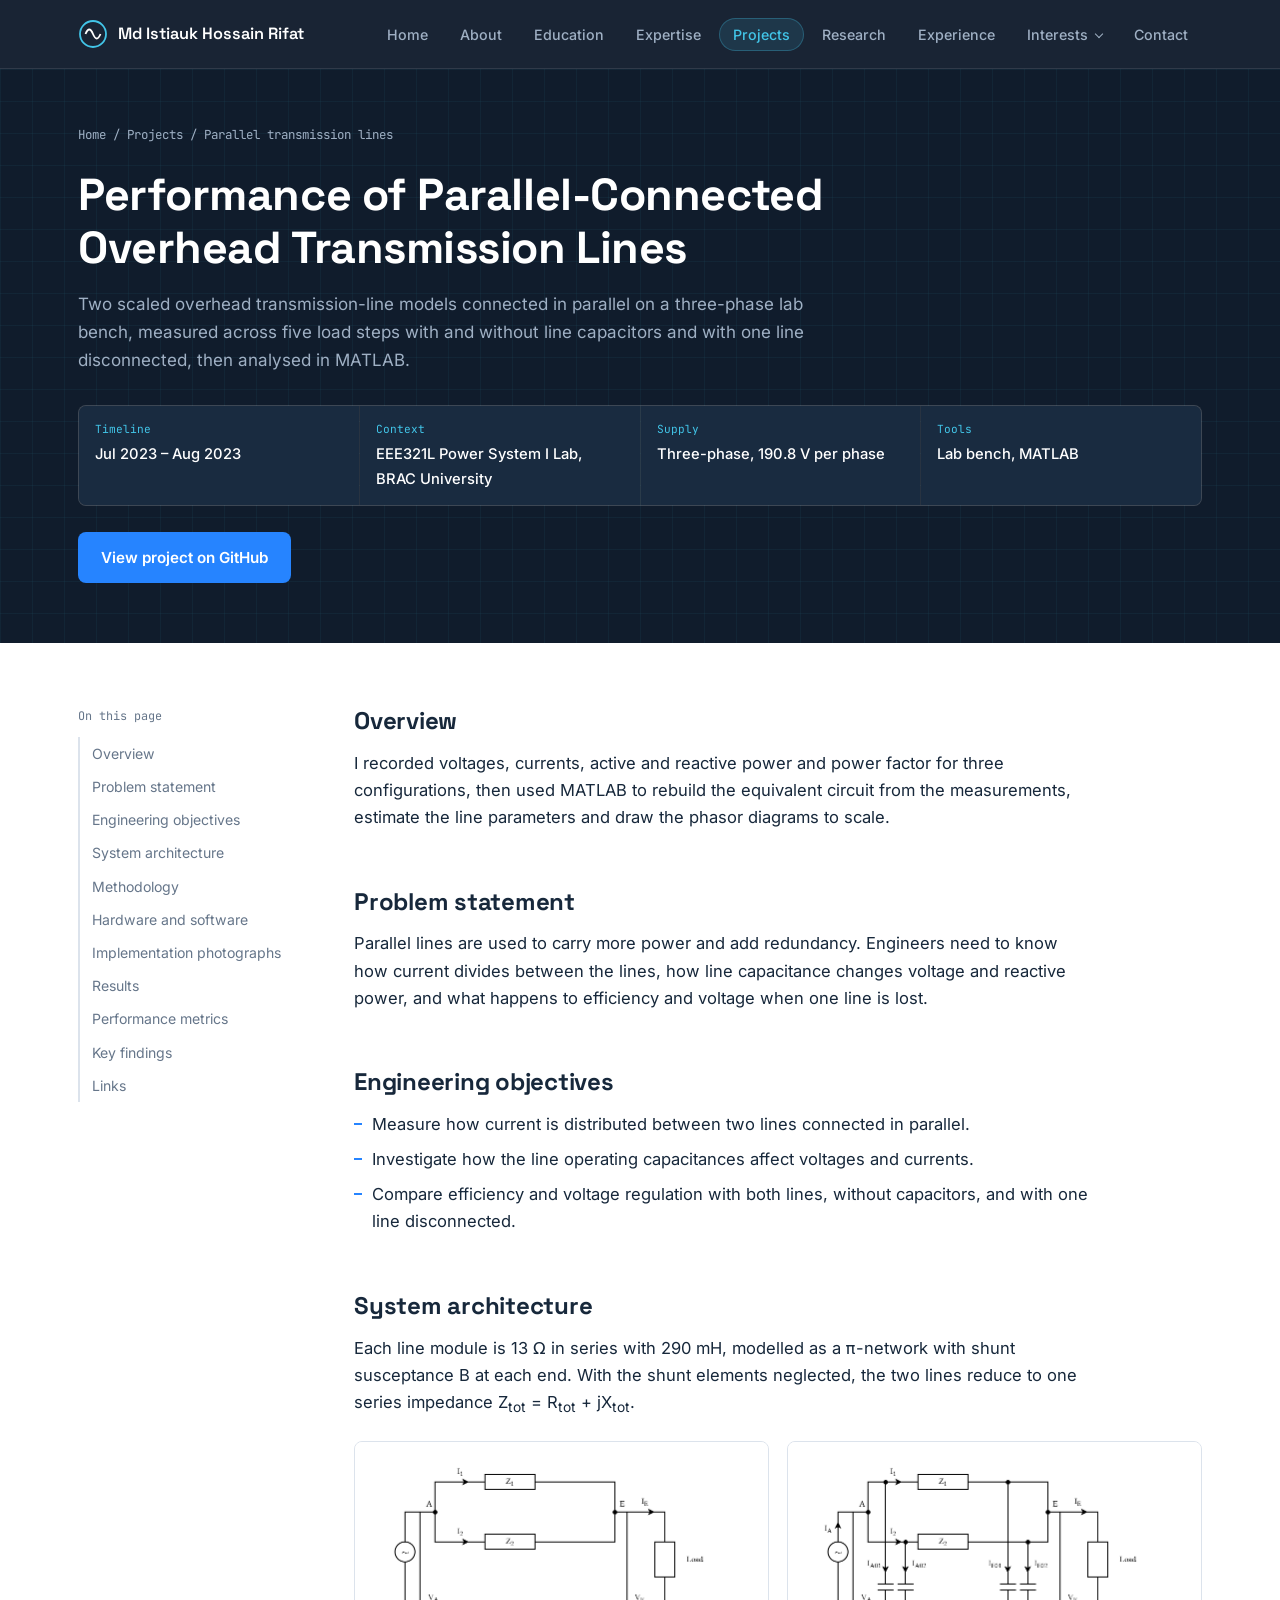
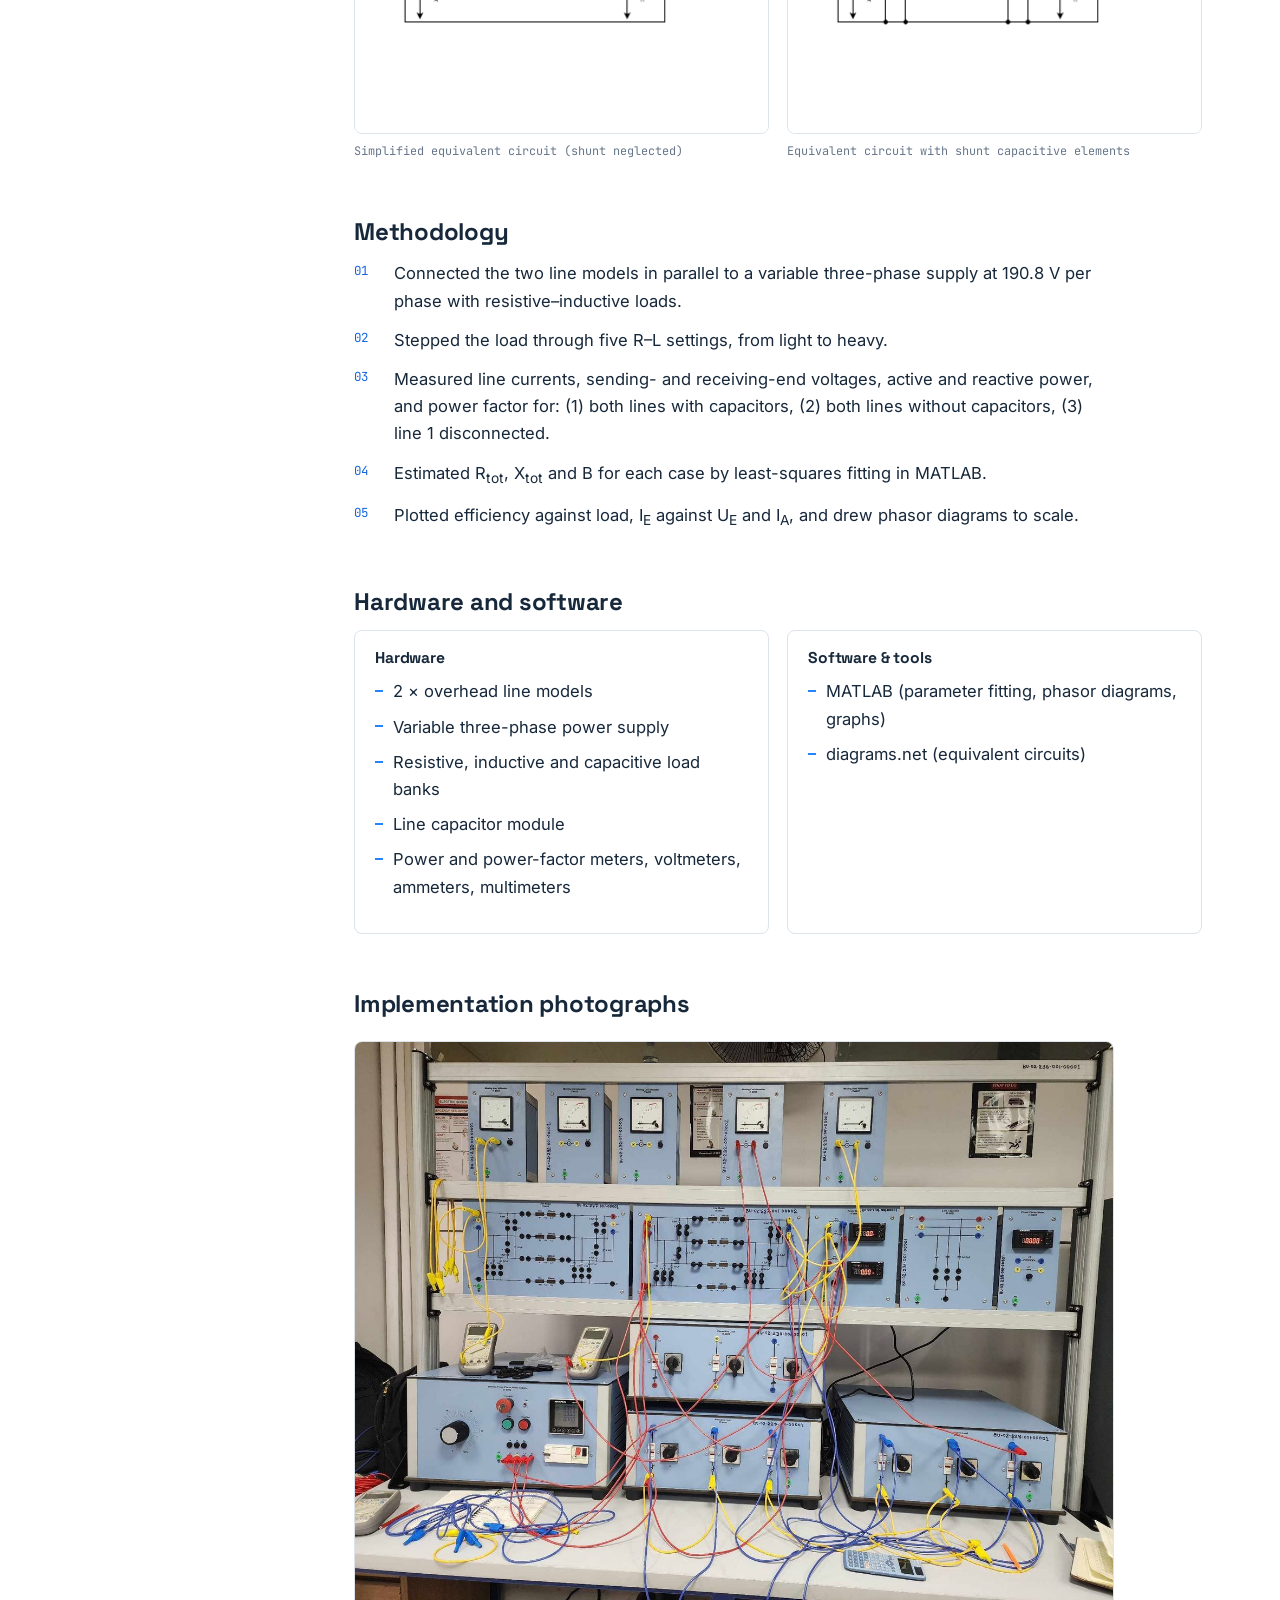
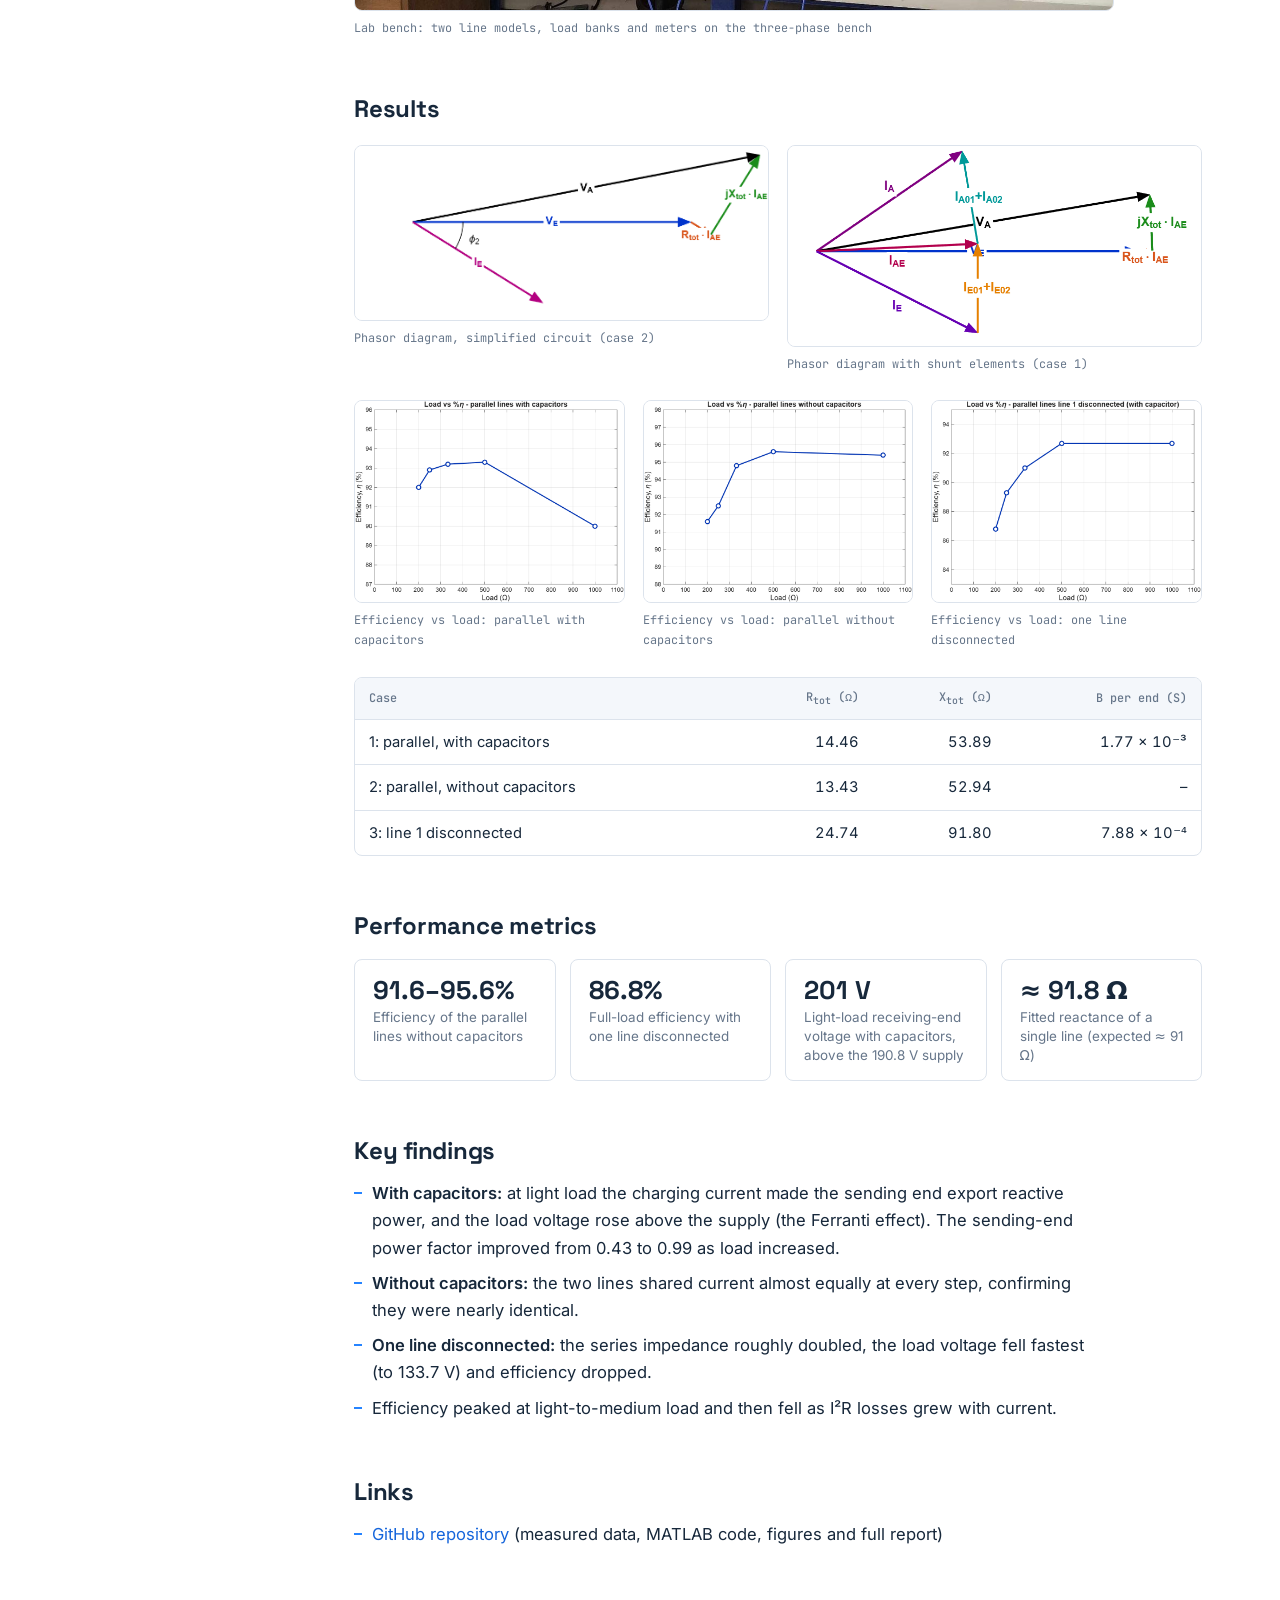
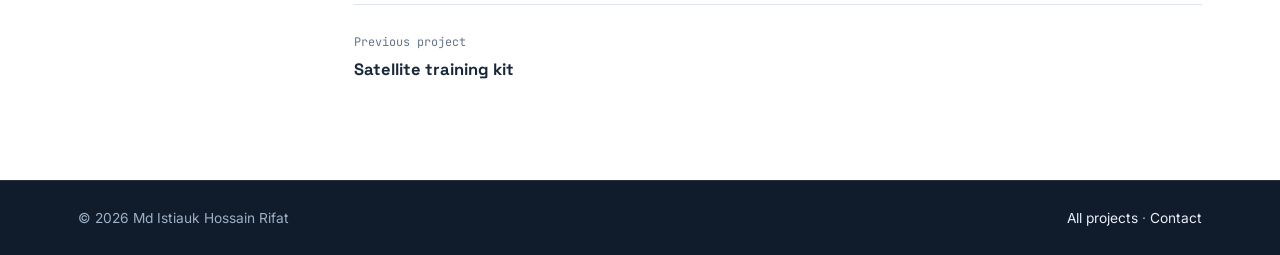
<file: projects/parallel-transmission-lines.html>
<!DOCTYPE html>
<html lang="en">
<head>
  <meta charset="UTF-8">
  <meta name="viewport" content="width=device-width, initial-scale=1">
  <title>Performance of Parallel-Connected Overhead Transmission Lines | Md Istiauk Hossain Rifat</title>
  <meta name="description" content="EEE321L power systems lab project: measured performance of two overhead transmission-line models in parallel across five load steps, with MATLAB phasor and parameter analysis.">
  <meta name="author" content="Md Istiauk Hossain Rifat">
  <link rel="canonical" href="https://istiauk.github.io/projects/parallel-transmission-lines.html">
  <meta property="og:type" content="article">
  <meta property="og:title" content="Performance of Parallel-Connected Overhead Transmission Lines">
  <meta property="og:description" content="EEE321L power systems lab project: measured performance of two overhead transmission-line models in parallel across five load steps, with MATLAB phasor and parameter analysis.">
  <meta property="og:image" content="https://istiauk.github.io/assets/img/projects/thumbs/transmission-lines.jpg">
  <meta name="theme-color" content="#101C2C">
  <link rel="icon" href="../assets/img/favicon.svg" type="image/svg+xml">
  <link rel="stylesheet" href="../assets/css/style.css">
</head>
<body>
  <a class="skip-link" href="#main">Skip to content</a>
  <header class="site-nav">
    <nav class="container nav-inner" aria-label="Main">
      <a class="brand" href="../index.html" aria-label="Md Istiauk Hossain Rifat, home">
        <svg class="brand-mark" viewBox="0 0 30 30" aria-hidden="true"><circle cx="15" cy="15" r="13" fill="none" stroke="#42C5E8" stroke-width="1.8"/><path d="M7.5 15c2.5-6 5-6 7.5 0s5 6 7.5 0" fill="none" stroke="#fff" stroke-width="1.8"/></svg>
        <span>Md Istiauk Hossain Rifat</span>
      </a>
      <button class="nav-toggle" aria-expanded="false" aria-controls="nav-links">Menu</button>
      <ul class="nav-links" id="nav-links">
        <li><a href="../index.html#home">Home</a></li>
        <li><a href="../index.html#about">About</a></li>
        <li><a href="../index.html#education">Education</a></li>
        <li><a href="../index.html#expertise">Expertise</a></li>
        <li><a href="../index.html#projects" class="active">Projects</a></li>
        <li><a href="../index.html#research">Research</a></li>
        <li><a href="../index.html#experience">Experience</a></li>
        <li class="has-menu">
          <button class="menu-btn" aria-expanded="false" aria-haspopup="true">Interests</button>
          <ul class="submenu">
            <li><a href="../interests/travelling.html">Travelling</a></li>
            <li><a href="../interests/sports.html">Sports</a></li>
            <li><a href="../interests/movies.html">Movies</a></li>
          </ul>
        </li>
        <li><a href="../index.html#contact">Contact</a></li>
      </ul>
    </nav>
  </header>

  <main id="main">
    <section class="p-hero">
      <div class="container">
        <p class="crumbs"><a href="../index.html">Home</a> / <a href="../index.html#projects">Projects</a> / Parallel transmission lines</p>
        <h1>Performance of Parallel-Connected Overhead Transmission Lines</h1>
        <p class="lede">Two scaled overhead transmission-line models connected in parallel on a three-phase lab bench, measured across five load steps with and without line capacitors and with one line disconnected, then analysed in MATLAB.</p>
        <dl class="p-meta"><div><dt>Timeline</dt><dd>Jul 2023 – Aug 2023</dd></div><div><dt>Context</dt><dd>EEE321L Power System I Lab, BRAC University</dd></div><div><dt>Supply</dt><dd>Three-phase, 190.8 V per phase</dd></div><div><dt>Tools</dt><dd>Lab bench, MATLAB</dd></div></dl>
        <div class="p-links"><a class="btn btn-primary" href="https://github.com/Istiauk/Performace-Parallel-Transmission-Lines" target="_blank" rel="noopener">View project on GitHub</a></div>
      </div>
    </section>

    <div class="container p-layout">
      <nav class="toc" aria-label="On this page"><p>On this page</p><a href="#overview">Overview</a><a href="#problem">Problem statement</a><a href="#objectives">Engineering objectives</a><a href="#architecture">System architecture</a><a href="#methodology">Methodology</a><a href="#hardware-software">Hardware and software</a><a href="#photos">Implementation photographs</a><a href="#results">Results</a><a href="#metrics">Performance metrics</a><a href="#findings">Key findings</a><a href="#links">Links</a></nav>
      <article class="p-body">
<section class="p-section" id="overview"><h2>Overview</h2><p>I recorded voltages, currents, active and reactive power and power factor for three configurations, then used MATLAB to rebuild the equivalent circuit from the measurements, estimate the line parameters and draw the phasor diagrams to scale.</p></section>
<section class="p-section" id="problem"><h2>Problem statement</h2><p>Parallel lines are used to carry more power and add redundancy. Engineers need to know how current divides between the lines, how line capacitance changes voltage and reactive power, and what happens to efficiency and voltage when one line is lost.</p></section>
<section class="p-section" id="objectives"><h2>Engineering objectives</h2><ul class="dash"><li>Measure how current is distributed between two lines connected in parallel.</li><li>Investigate how the line operating capacitances affect voltages and currents.</li><li>Compare efficiency and voltage regulation with both lines, without capacitors, and with one line disconnected.</li></ul></section>
<section class="p-section" id="architecture"><h2>System architecture</h2><p>Each line module is 13 Ω in series with 290 mH, modelled as a π-network with shunt susceptance B at each end. With the shunt elements neglected, the two lines reduce to one series impedance Z<sub>tot</sub> = R<sub>tot</sub> + jX<sub>tot</sub>.</p><div class="fig-row"><figure class="fig"><img src="../assets/img/projects/transmission-lines/equivalent-simplified.png" alt="Simplified equivalent circuit (shunt neglected)" loading="lazy"><figcaption>Simplified equivalent circuit (shunt neglected)</figcaption></figure><figure class="fig"><img src="../assets/img/projects/transmission-lines/equivalent-shunt.png" alt="Equivalent circuit with shunt capacitive elements" loading="lazy"><figcaption>Equivalent circuit with shunt capacitive elements</figcaption></figure></div></section>
<section class="p-section" id="methodology"><h2>Methodology</h2><ol class="steps"><li>Connected the two line models in parallel to a variable three-phase supply at 190.8 V per phase with resistive–inductive loads.</li><li>Stepped the load through five R–L settings, from light to heavy.</li><li>Measured line currents, sending- and receiving-end voltages, active and reactive power, and power factor for: (1) both lines with capacitors, (2) both lines without capacitors, (3) line 1 disconnected.</li><li>Estimated R<sub>tot</sub>, X<sub>tot</sub> and B for each case by least-squares fitting in MATLAB.</li><li>Plotted efficiency against load, I<sub>E</sub> against U<sub>E</sub> and I<sub>A</sub>, and drew phasor diagrams to scale.</li></ol></section>
<section class="p-section" id="hardware-software"><h2>Hardware and software</h2><div class="hw-grid"><div><h3>Hardware</h3><ul class="dash"><li>2 × overhead line models</li><li>Variable three-phase power supply</li><li>Resistive, inductive and capacitive load banks</li><li>Line capacitor module</li><li>Power and power-factor meters, voltmeters, ammeters, multimeters</li></ul></div><div><h3>Software &amp; tools</h3><ul class="dash"><li>MATLAB (parameter fitting, phasor diagrams, graphs)</li><li>diagrams.net (equivalent circuits)</li></ul></div></div></section>
<section class="p-section" id="photos"><h2>Implementation photographs</h2><figure class="fig"><img src="../assets/img/projects/transmission-lines/lab-setup.jpg" alt="Lab bench: two line models, load banks and meters on the three-phase bench" loading="lazy" style="max-width:min(100%, 760px)"><figcaption>Lab bench: two line models, load banks and meters on the three-phase bench</figcaption></figure></section>
<section class="p-section" id="results"><h2>Results</h2><div class="fig-row"><figure class="fig"><img src="../assets/img/projects/transmission-lines/phasor-simplified.png" alt="Phasor diagram, simplified circuit (case 2)" loading="lazy"><figcaption>Phasor diagram, simplified circuit (case 2)</figcaption></figure><figure class="fig"><img src="../assets/img/projects/transmission-lines/phasor-shunt.png" alt="Phasor diagram with shunt elements (case 1)" loading="lazy"><figcaption>Phasor diagram with shunt elements (case 1)</figcaption></figure></div><div class="fig-row three"><figure class="fig"><img src="../assets/img/projects/transmission-lines/eff-case1.png" alt="Efficiency vs load: parallel with capacitors" loading="lazy"><figcaption>Efficiency vs load: parallel with capacitors</figcaption></figure><figure class="fig"><img src="../assets/img/projects/transmission-lines/eff-case2.png" alt="Efficiency vs load: parallel without capacitors" loading="lazy"><figcaption>Efficiency vs load: parallel without capacitors</figcaption></figure><figure class="fig"><img src="../assets/img/projects/transmission-lines/eff-case3.png" alt="Efficiency vs load: one line disconnected" loading="lazy"><figcaption>Efficiency vs load: one line disconnected</figcaption></figure></div><div class="table-wrap"><table><thead><tr><th class="">Case</th><th class="num">R<sub>tot</sub> (Ω)</th><th class="num">X<sub>tot</sub> (Ω)</th><th class="num">B per end (S)</th></tr></thead><tbody><tr><td class="">1: parallel, with capacitors</td><td class="num">14.46</td><td class="num">53.89</td><td class="num">1.77 × 10⁻³</td></tr><tr><td class="">2: parallel, without capacitors</td><td class="num">13.43</td><td class="num">52.94</td><td class="num">–</td></tr><tr><td class="">3: line 1 disconnected</td><td class="num">24.74</td><td class="num">91.80</td><td class="num">7.88 × 10⁻⁴</td></tr></tbody></table></div></section>
<section class="p-section" id="metrics"><h2>Performance metrics</h2><div class="metrics"><div class="metric"><div class="num">91.6–95.6%</div><div class="lbl">Efficiency of the parallel lines without capacitors</div></div><div class="metric"><div class="num">86.8%</div><div class="lbl">Full-load efficiency with one line disconnected</div></div><div class="metric"><div class="num">201 V</div><div class="lbl">Light-load receiving-end voltage with capacitors, above the 190.8 V supply</div></div><div class="metric"><div class="num">≈ 91.8 Ω</div><div class="lbl">Fitted reactance of a single line (expected ≈ 91 Ω)</div></div></div></section>
<section class="p-section" id="findings"><h2>Key findings</h2><ul class="dash"><li><strong>With capacitors:</strong> at light load the charging current made the sending end export reactive power, and the load voltage rose above the supply (the Ferranti effect). The sending-end power factor improved from 0.43 to 0.99 as load increased.</li><li><strong>Without capacitors:</strong> the two lines shared current almost equally at every step, confirming they were nearly identical.</li><li><strong>One line disconnected:</strong> the series impedance roughly doubled, the load voltage fell fastest (to 133.7 V) and efficiency dropped.</li><li>Efficiency peaked at light-to-medium load and then fell as I²R losses grew with current.</li></ul></section>
<section class="p-section" id="links"><h2>Links</h2><ul class="dash"><li><a href="https://github.com/Istiauk/Performace-Parallel-Transmission-Lines" target="_blank" rel="noopener">GitHub repository</a> (measured data, MATLAB code, figures and full report)</li></ul></section>

        <nav class="p-nav" aria-label="More projects"><a class="prev" href="satellite-training-kit.html"><span>Previous project</span><strong>Satellite training kit</strong></a></nav>
      </article>
    </div>
  </main>

  <footer class="site-footer">
    <div class="container footer-row">
      <span>© <span id="year">2026</span> Md Istiauk Hossain Rifat</span>
      <span><a href="../index.html#projects">All projects</a> · <a href="../index.html#contact">Contact</a></span>
    </div>
  </footer>
  <script src="../assets/js/main.js" defer></script>
</body>
</html>
</file>
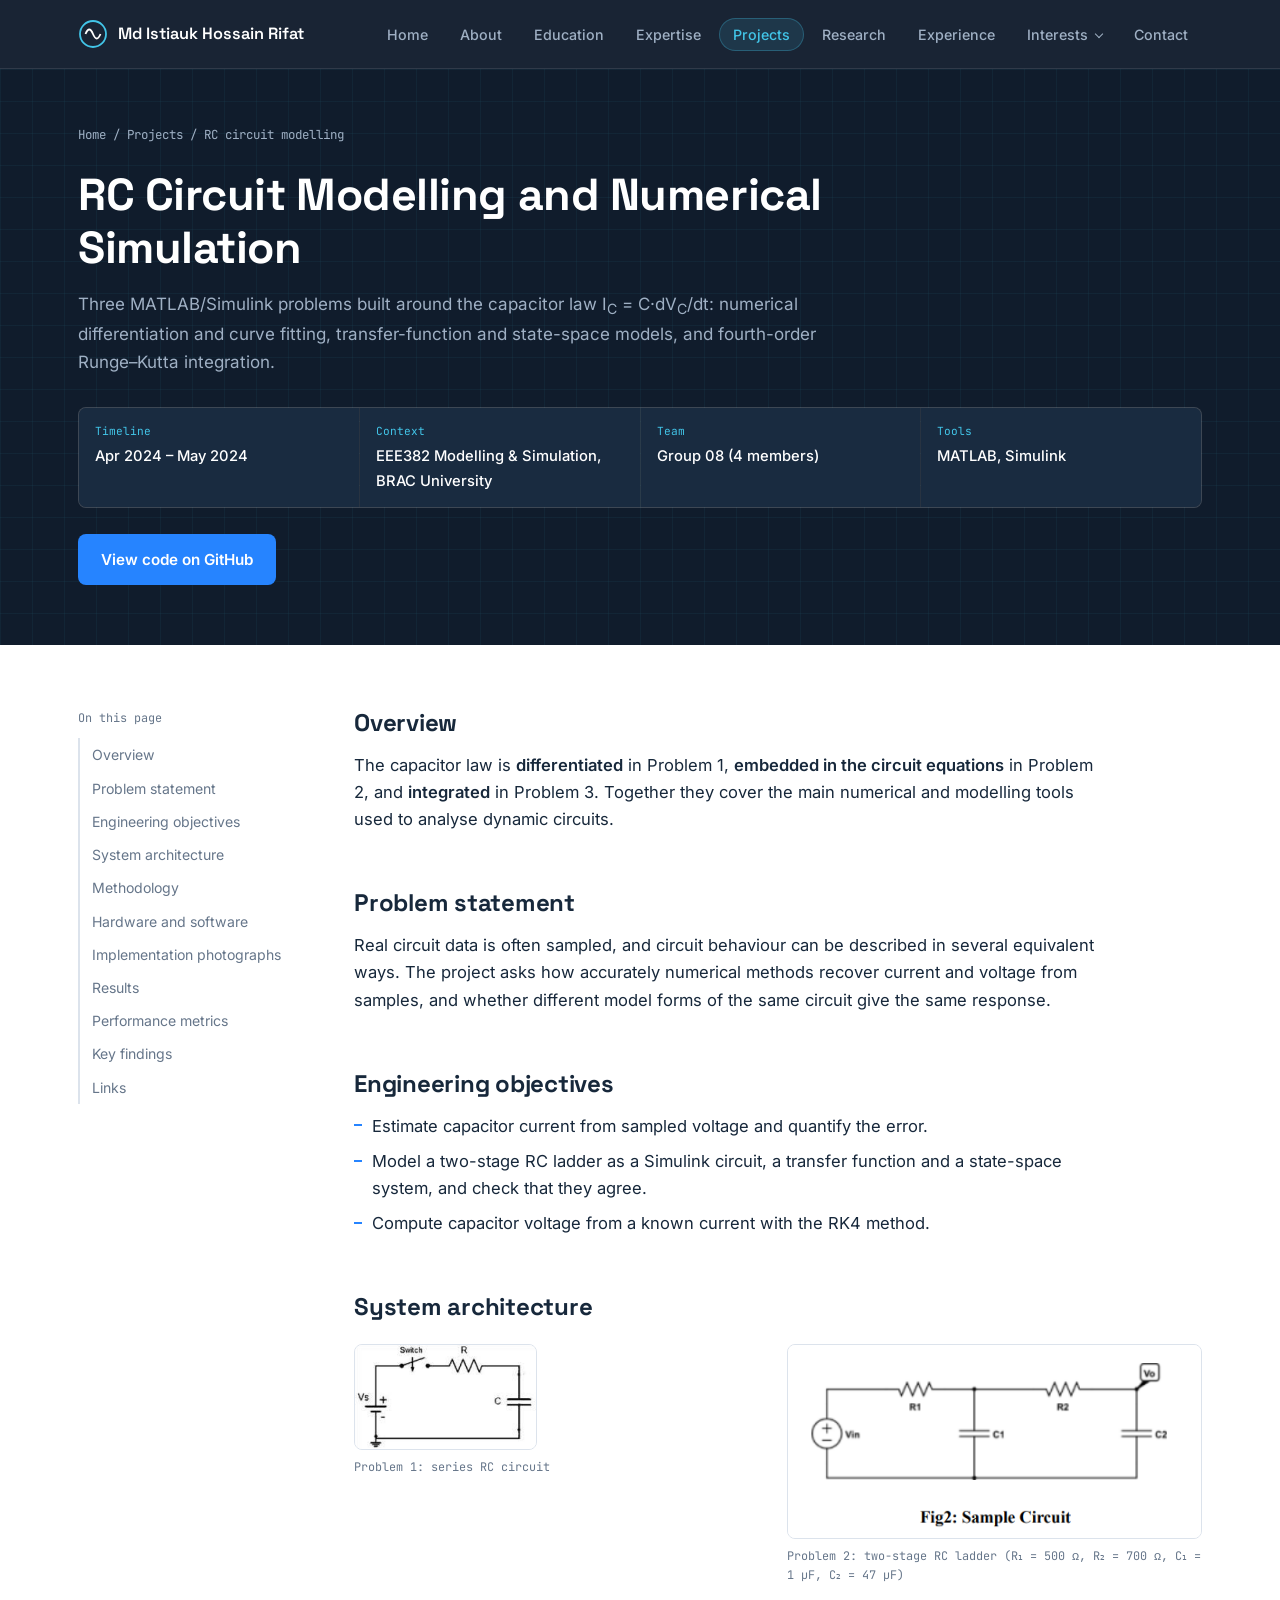
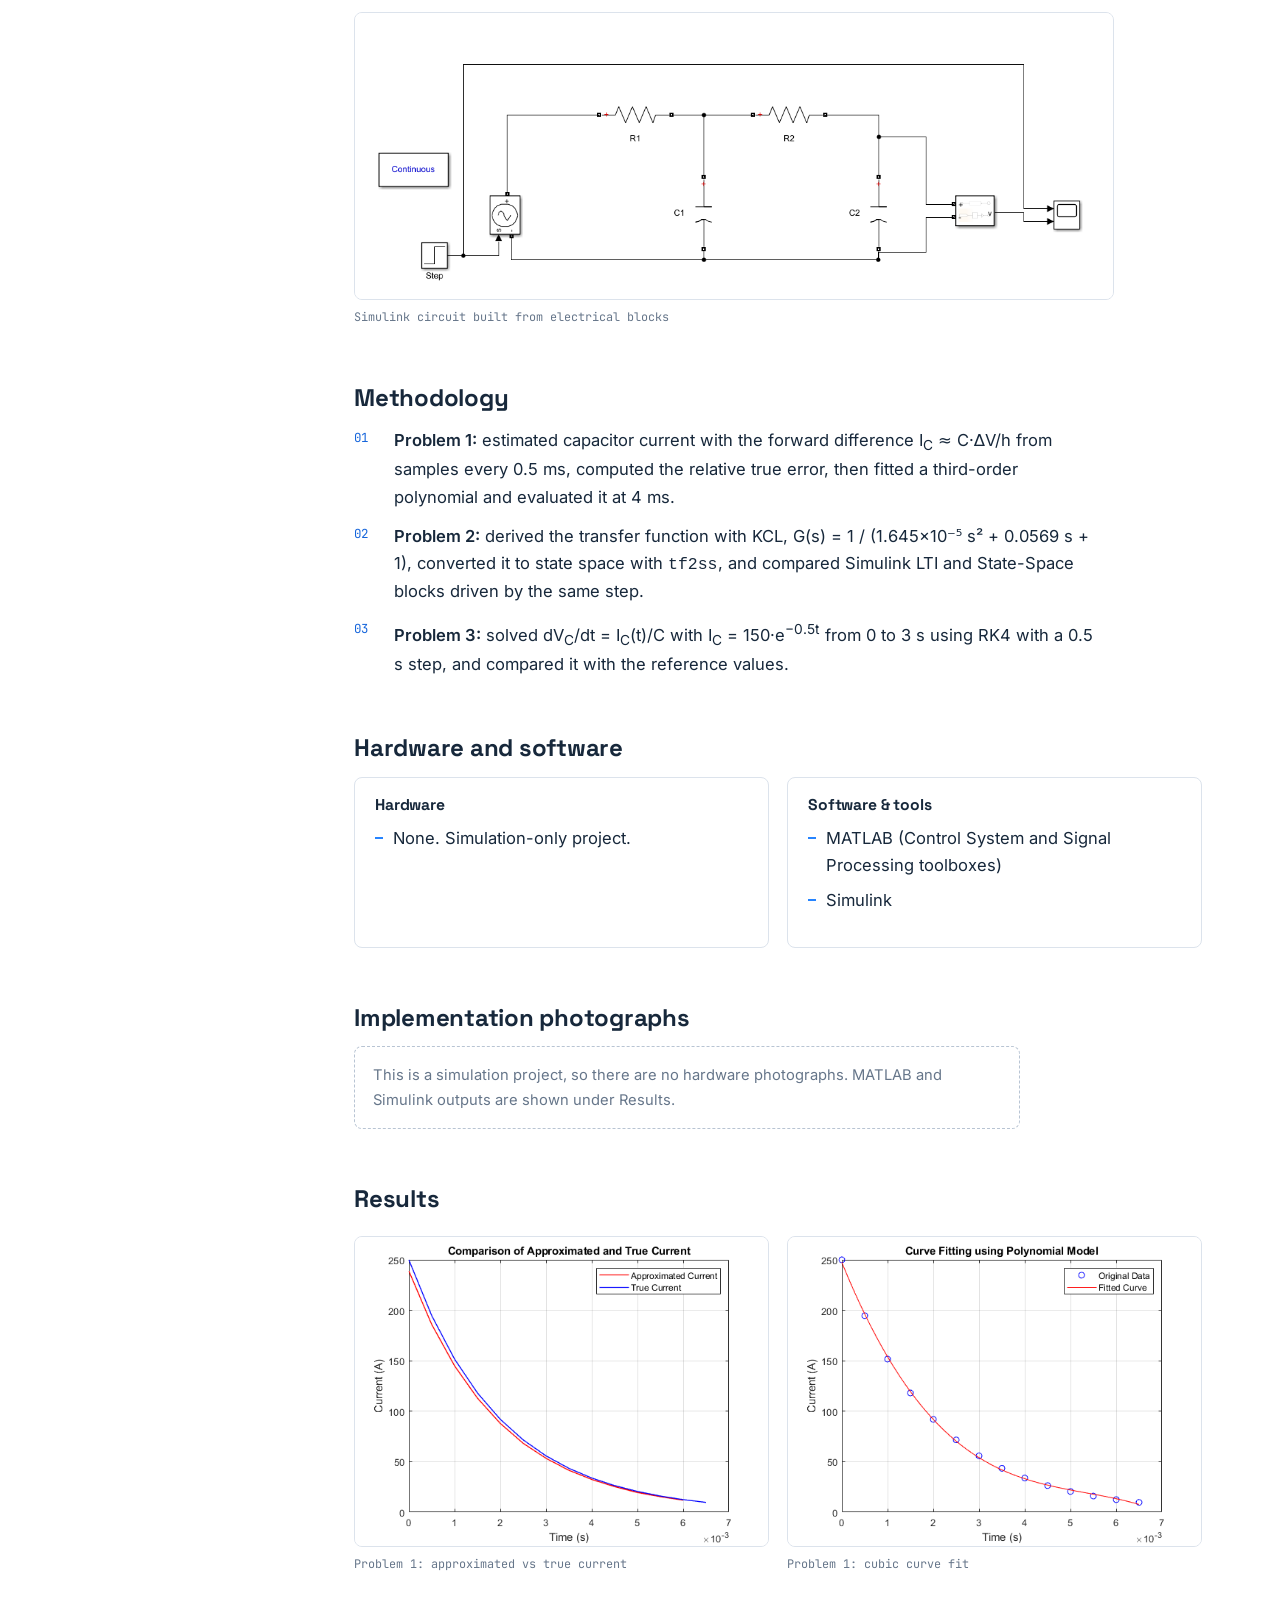
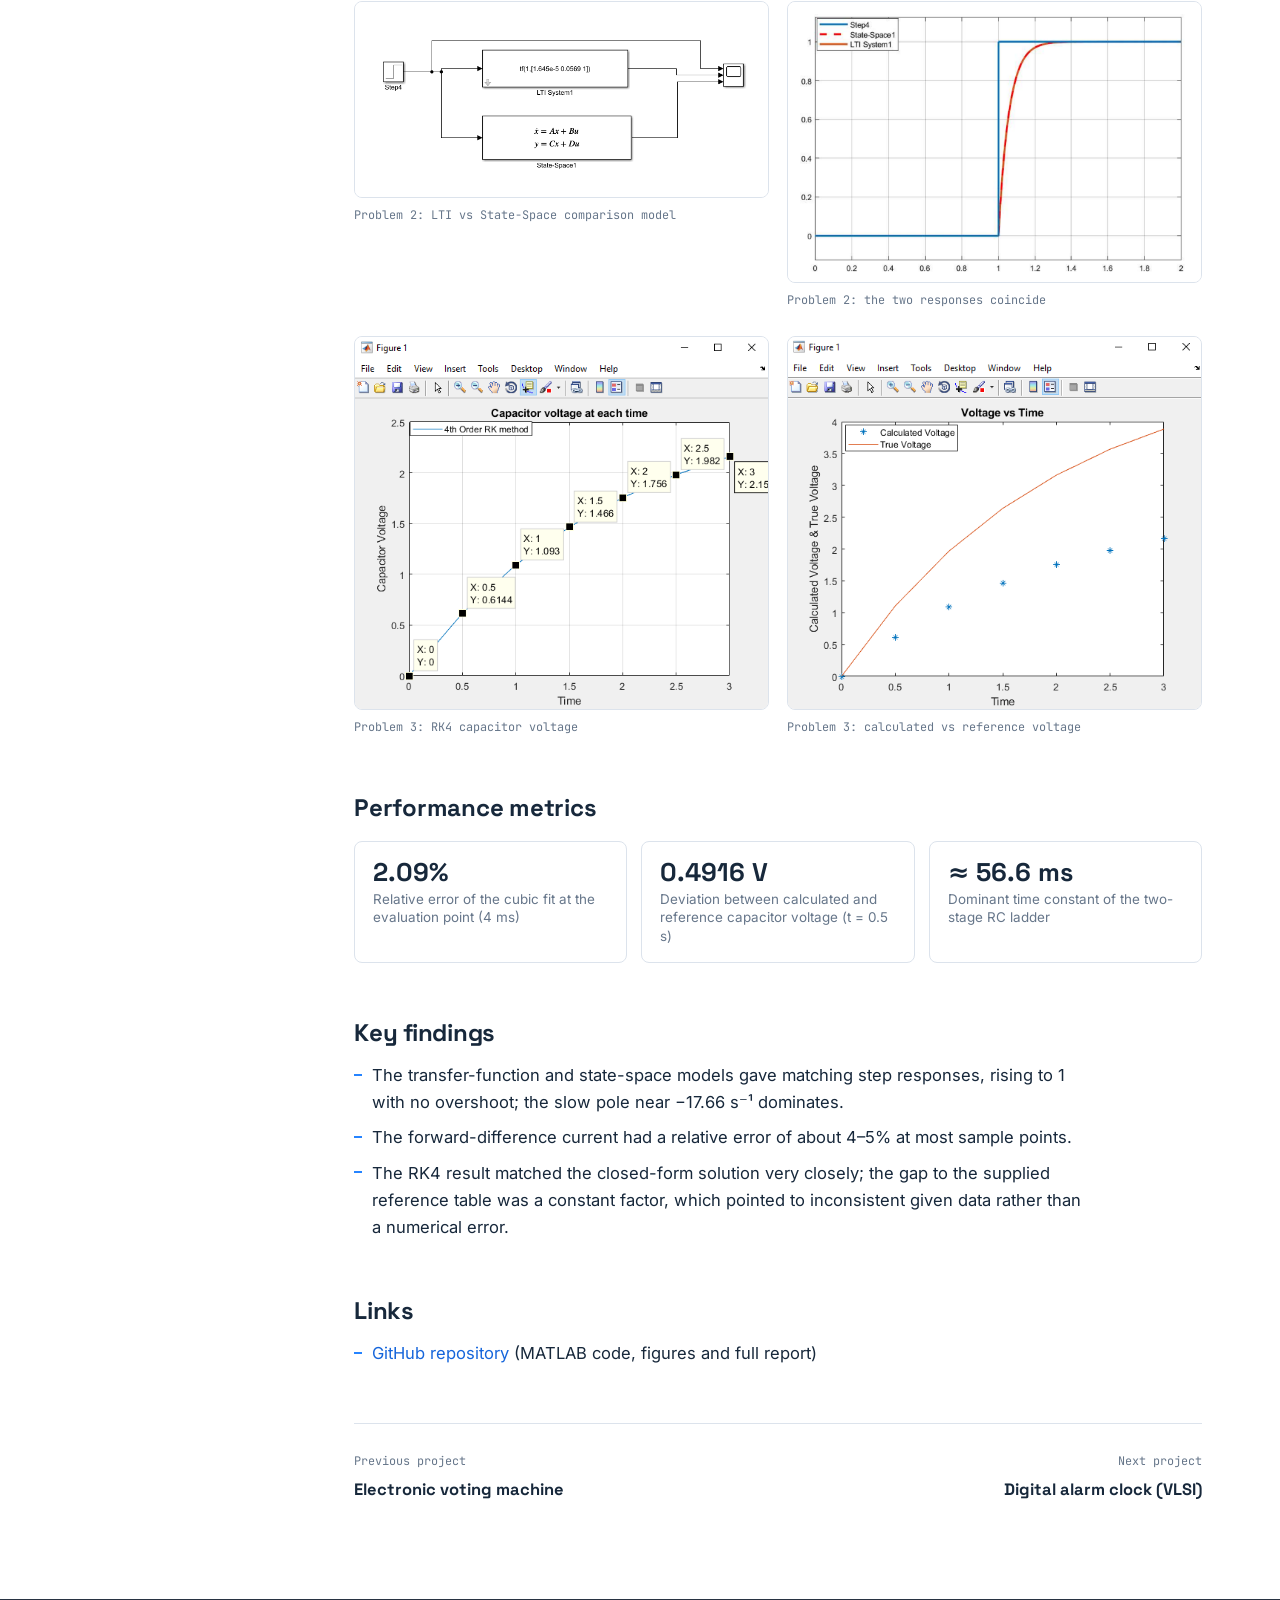
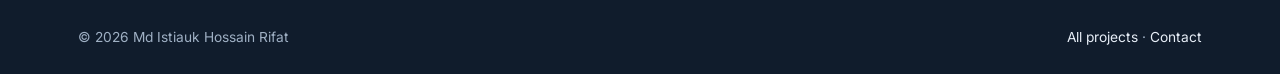
<file: projects/rc-circuit-modelling.html>
<!DOCTYPE html>
<html lang="en">
<head>
  <meta charset="UTF-8">
  <meta name="viewport" content="width=device-width, initial-scale=1">
  <title>RC Circuit Modelling and Numerical Simulation | Md Istiauk Hossain Rifat</title>
  <meta name="description" content="EEE382 project: numerical differentiation, transfer-function and state-space modelling, and RK4 integration of RC circuits in MATLAB/Simulink.">
  <meta name="author" content="Md Istiauk Hossain Rifat">
  <link rel="canonical" href="https://istiauk.github.io/projects/rc-circuit-modelling.html">
  <meta property="og:type" content="article">
  <meta property="og:title" content="RC Circuit Modelling and Numerical Simulation">
  <meta property="og:description" content="EEE382 project: numerical differentiation, transfer-function and state-space modelling, and RK4 integration of RC circuits in MATLAB/Simulink.">
  <meta property="og:image" content="https://istiauk.github.io/assets/img/projects/thumbs/rc-circuit.jpg">
  <meta name="theme-color" content="#101C2C">
  <link rel="icon" href="../assets/img/favicon.svg" type="image/svg+xml">
  <link rel="stylesheet" href="../assets/css/style.css">
</head>
<body>
  <a class="skip-link" href="#main">Skip to content</a>
  <header class="site-nav">
    <nav class="container nav-inner" aria-label="Main">
      <a class="brand" href="../index.html" aria-label="Md Istiauk Hossain Rifat, home">
        <svg class="brand-mark" viewBox="0 0 30 30" aria-hidden="true"><circle cx="15" cy="15" r="13" fill="none" stroke="#42C5E8" stroke-width="1.8"/><path d="M7.5 15c2.5-6 5-6 7.5 0s5 6 7.5 0" fill="none" stroke="#fff" stroke-width="1.8"/></svg>
        <span>Md Istiauk Hossain Rifat</span>
      </a>
      <button class="nav-toggle" aria-expanded="false" aria-controls="nav-links">Menu</button>
      <ul class="nav-links" id="nav-links">
        <li><a href="../index.html#home">Home</a></li>
        <li><a href="../index.html#about">About</a></li>
        <li><a href="../index.html#education">Education</a></li>
        <li><a href="../index.html#expertise">Expertise</a></li>
        <li><a href="../index.html#projects" class="active">Projects</a></li>
        <li><a href="../index.html#research">Research</a></li>
        <li><a href="../index.html#experience">Experience</a></li>
        <li class="has-menu">
          <button class="menu-btn" aria-expanded="false" aria-haspopup="true">Interests</button>
          <ul class="submenu">
            <li><a href="../interests/travelling.html">Travelling</a></li>
            <li><a href="../interests/sports.html">Sports</a></li>
            <li><a href="../interests/movies.html">Movies</a></li>
          </ul>
        </li>
        <li><a href="../index.html#contact">Contact</a></li>
      </ul>
    </nav>
  </header>

  <main id="main">
    <section class="p-hero">
      <div class="container">
        <p class="crumbs"><a href="../index.html">Home</a> / <a href="../index.html#projects">Projects</a> / RC circuit modelling</p>
        <h1>RC Circuit Modelling and Numerical Simulation</h1>
        <p class="lede">Three MATLAB/Simulink problems built around the capacitor law I<sub>C</sub> = C·dV<sub>C</sub>/dt: numerical differentiation and curve fitting, transfer-function and state-space models, and fourth-order Runge–Kutta integration.</p>
        <dl class="p-meta"><div><dt>Timeline</dt><dd>Apr 2024 – May 2024</dd></div><div><dt>Context</dt><dd>EEE382 Modelling &amp; Simulation, BRAC University</dd></div><div><dt>Team</dt><dd>Group 08 (4 members)</dd></div><div><dt>Tools</dt><dd>MATLAB, Simulink</dd></div></dl>
        <div class="p-links"><a class="btn btn-primary" href="https://github.com/Istiauk/rc-circuit-model-numerical-simulation" target="_blank" rel="noopener">View code on GitHub</a></div>
      </div>
    </section>

    <div class="container p-layout">
      <nav class="toc" aria-label="On this page"><p>On this page</p><a href="#overview">Overview</a><a href="#problem">Problem statement</a><a href="#objectives">Engineering objectives</a><a href="#architecture">System architecture</a><a href="#methodology">Methodology</a><a href="#hardware-software">Hardware and software</a><a href="#photos">Implementation photographs</a><a href="#results">Results</a><a href="#metrics">Performance metrics</a><a href="#findings">Key findings</a><a href="#links">Links</a></nav>
      <article class="p-body">
<section class="p-section" id="overview"><h2>Overview</h2><p>The capacitor law is <strong>differentiated</strong> in Problem 1, <strong>embedded in the circuit equations</strong> in Problem 2, and <strong>integrated</strong> in Problem 3. Together they cover the main numerical and modelling tools used to analyse dynamic circuits.</p></section>
<section class="p-section" id="problem"><h2>Problem statement</h2><p>Real circuit data is often sampled, and circuit behaviour can be described in several equivalent ways. The project asks how accurately numerical methods recover current and voltage from samples, and whether different model forms of the same circuit give the same response.</p></section>
<section class="p-section" id="objectives"><h2>Engineering objectives</h2><ul class="dash"><li>Estimate capacitor current from sampled voltage and quantify the error.</li><li>Model a two-stage RC ladder as a Simulink circuit, a transfer function and a state-space system, and check that they agree.</li><li>Compute capacitor voltage from a known current with the RK4 method.</li></ul></section>
<section class="p-section" id="architecture"><h2>System architecture</h2><div class="fig-row"><figure class="fig"><img src="../assets/img/projects/rc-circuit/series-rc.png" alt="Problem 1: series RC circuit" loading="lazy" style="max-width:min(100%, 260px)"><figcaption>Problem 1: series RC circuit</figcaption></figure><figure class="fig"><img src="../assets/img/projects/rc-circuit/two-stage-rc.png" alt="Problem 2: two-stage RC ladder (R₁ = 500 Ω, R₂ = 700 Ω, C₁ = 1 µF, C₂ = 47 µF)" loading="lazy"><figcaption>Problem 2: two-stage RC ladder (R₁ = 500 Ω, R₂ = 700 Ω, C₁ = 1 µF, C₂ = 47 µF)</figcaption></figure></div><figure class="fig"><img src="../assets/img/projects/rc-circuit/simulink-circuit.png" alt="Simulink circuit built from electrical blocks" loading="lazy" style="max-width:min(100%, 760px)"><figcaption>Simulink circuit built from electrical blocks</figcaption></figure></section>
<section class="p-section" id="methodology"><h2>Methodology</h2><ol class="steps"><li><strong>Problem 1:</strong> estimated capacitor current with the forward difference I<sub>C</sub> ≈ C·ΔV/h from samples every 0.5 ms, computed the relative true error, then fitted a third-order polynomial and evaluated it at 4 ms.</li><li><strong>Problem 2:</strong> derived the transfer function with KCL, G(s) = 1 / (1.645×10⁻⁵ s² + 0.0569 s + 1), converted it to state space with <code>tf2ss</code>, and compared Simulink LTI and State-Space blocks driven by the same step.</li><li><strong>Problem 3:</strong> solved dV<sub>C</sub>/dt = I<sub>C</sub>(t)/C with I<sub>C</sub> = 150·e<sup>−0.5t</sup> from 0 to 3 s using RK4 with a 0.5 s step, and compared it with the reference values.</li></ol></section>
<section class="p-section" id="hardware-software"><h2>Hardware and software</h2><div class="hw-grid"><div><h3>Hardware</h3><ul class="dash"><li>None. Simulation-only project.</li></ul></div><div><h3>Software &amp; tools</h3><ul class="dash"><li>MATLAB (Control System and Signal Processing toolboxes)</li><li>Simulink</li></ul></div></div></section>
<section class="p-section" id="photos"><h2>Implementation photographs</h2><p class="placeholder-note">This is a simulation project, so there are no hardware photographs. MATLAB and Simulink outputs are shown under Results.</p></section>
<section class="p-section" id="results"><h2>Results</h2><div class="fig-row"><figure class="fig"><img src="../assets/img/projects/rc-circuit/approx-vs-true-current.png" alt="Problem 1: approximated vs true current" loading="lazy"><figcaption>Problem 1: approximated vs true current</figcaption></figure><figure class="fig"><img src="../assets/img/projects/rc-circuit/cubic-fit.png" alt="Problem 1: cubic curve fit" loading="lazy"><figcaption>Problem 1: cubic curve fit</figcaption></figure></div><div class="fig-row"><figure class="fig"><img src="../assets/img/projects/rc-circuit/simulink-lti-vs-ss.png" alt="Problem 2: LTI vs State-Space comparison model" loading="lazy"><figcaption>Problem 2: LTI vs State-Space comparison model</figcaption></figure><figure class="fig"><img src="../assets/img/projects/rc-circuit/lti-vs-ss-overlay.png" alt="Problem 2: the two responses coincide" loading="lazy"><figcaption>Problem 2: the two responses coincide</figcaption></figure></div><div class="fig-row"><figure class="fig"><img src="../assets/img/projects/rc-circuit/rk4-voltage.png" alt="Problem 3: RK4 capacitor voltage" loading="lazy"><figcaption>Problem 3: RK4 capacitor voltage</figcaption></figure><figure class="fig"><img src="../assets/img/projects/rc-circuit/rk4-vs-true.png" alt="Problem 3: calculated vs reference voltage" loading="lazy"><figcaption>Problem 3: calculated vs reference voltage</figcaption></figure></div></section>
<section class="p-section" id="metrics"><h2>Performance metrics</h2><div class="metrics"><div class="metric"><div class="num">2.09%</div><div class="lbl">Relative error of the cubic fit at the evaluation point (4 ms)</div></div><div class="metric"><div class="num">0.4916 V</div><div class="lbl">Deviation between calculated and reference capacitor voltage (t = 0.5 s)</div></div><div class="metric"><div class="num">≈ 56.6 ms</div><div class="lbl">Dominant time constant of the two-stage RC ladder</div></div></div></section>
<section class="p-section" id="findings"><h2>Key findings</h2><ul class="dash"><li>The transfer-function and state-space models gave matching step responses, rising to 1 with no overshoot; the slow pole near −17.66 s⁻¹ dominates.</li><li>The forward-difference current had a relative error of about 4–5% at most sample points.</li><li>The RK4 result matched the closed-form solution very closely; the gap to the supplied reference table was a constant factor, which pointed to inconsistent given data rather than a numerical error.</li></ul></section>
<section class="p-section" id="links"><h2>Links</h2><ul class="dash"><li><a href="https://github.com/Istiauk/rc-circuit-model-numerical-simulation" target="_blank" rel="noopener">GitHub repository</a> (MATLAB code, figures and full report)</li></ul></section>

        <nav class="p-nav" aria-label="More projects"><a class="prev" href="electronic-voting-machine.html"><span>Previous project</span><strong>Electronic voting machine</strong></a><a class="next" href="digital-alarm-clock-vlsi.html"><span>Next project</span><strong>Digital alarm clock (VLSI)</strong></a></nav>
      </article>
    </div>
  </main>

  <footer class="site-footer">
    <div class="container footer-row">
      <span>© <span id="year">2026</span> Md Istiauk Hossain Rifat</span>
      <span><a href="../index.html#projects">All projects</a> · <a href="../index.html#contact">Contact</a></span>
    </div>
  </footer>
  <script src="../assets/js/main.js" defer></script>
</body>
</html>
</file>
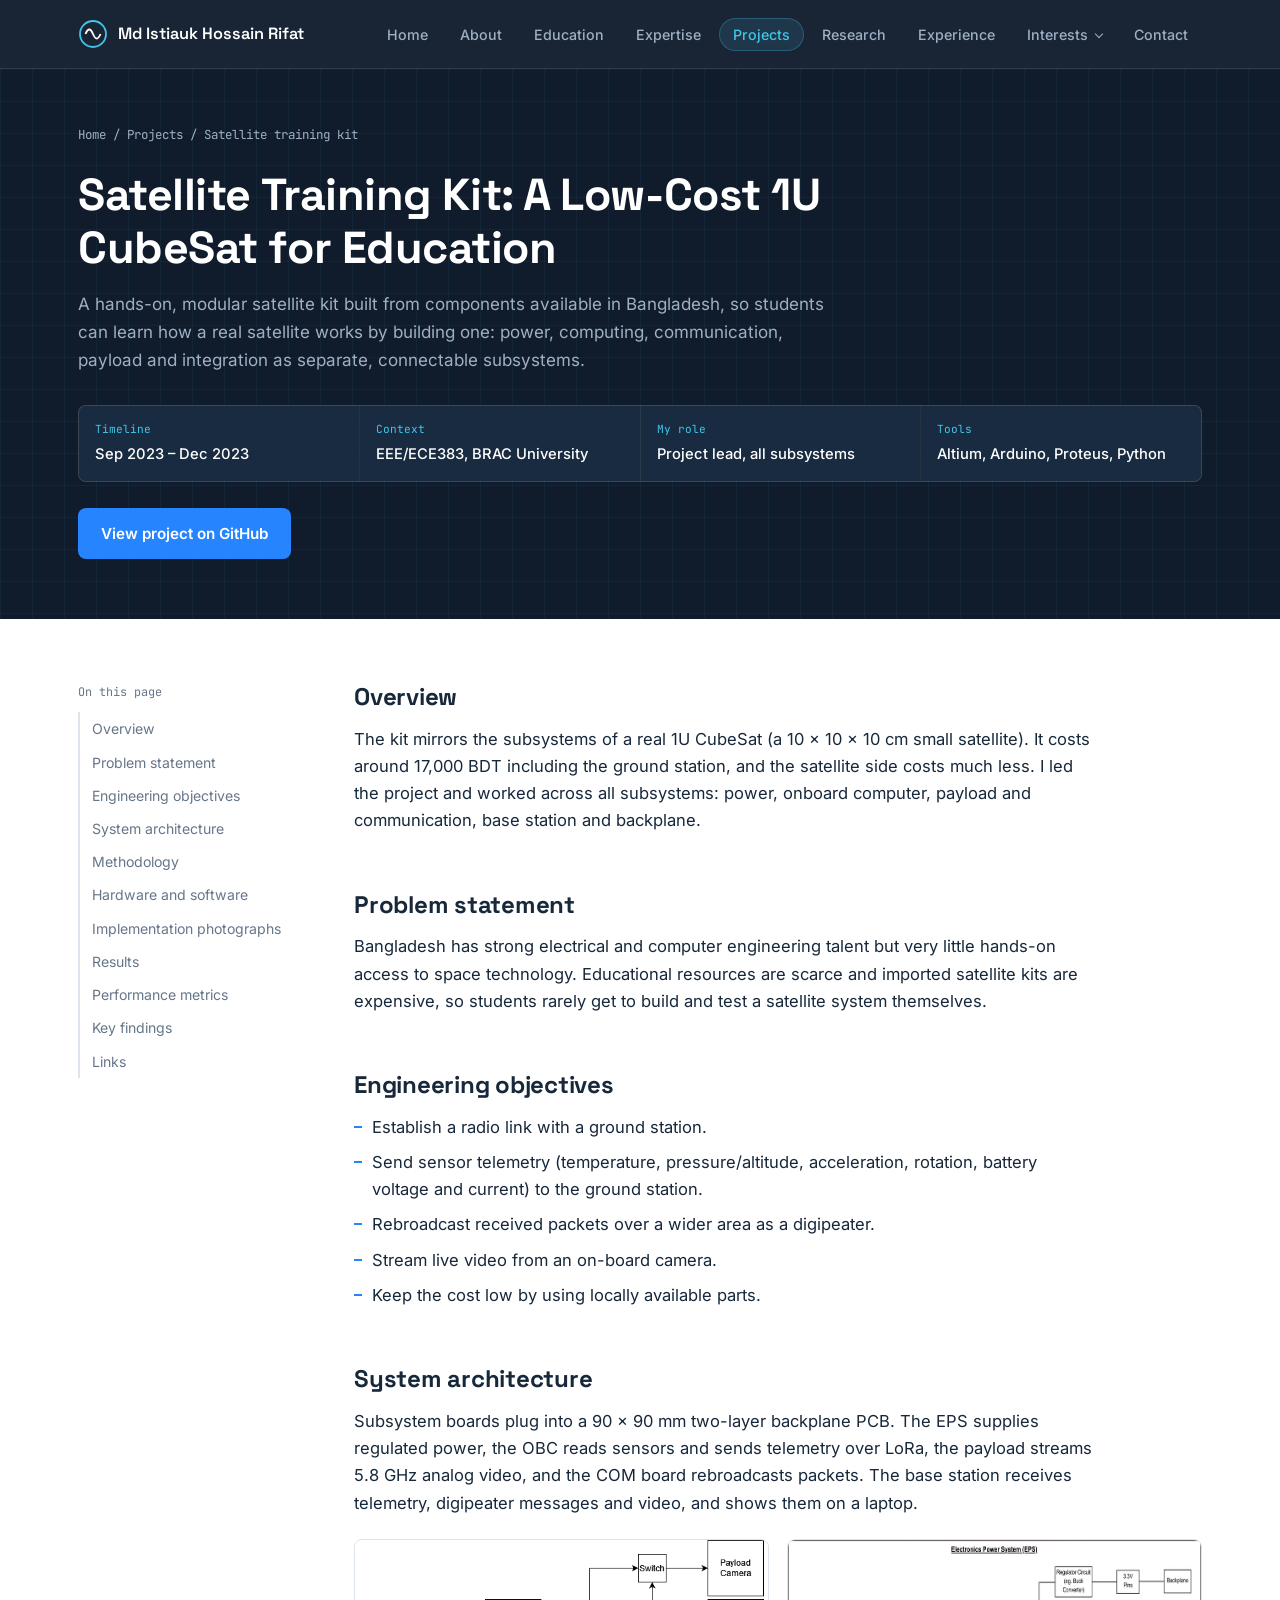
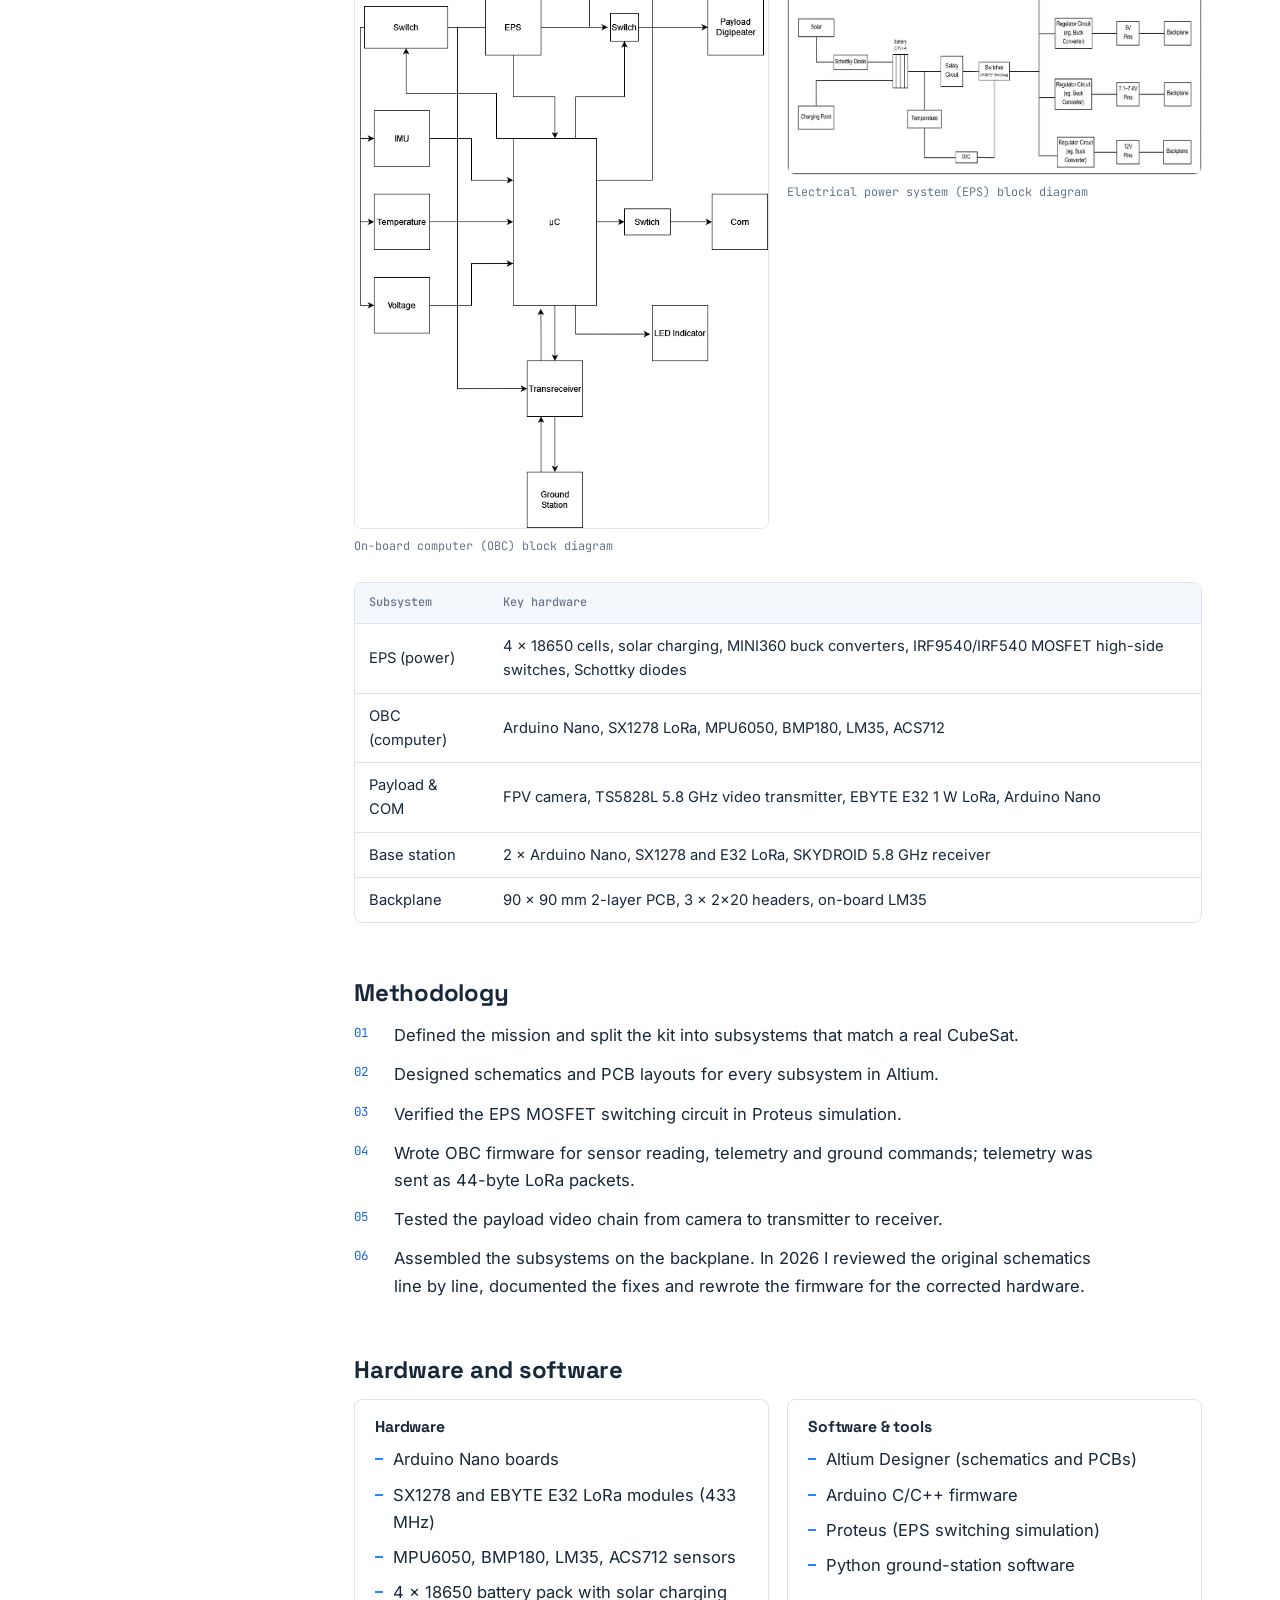
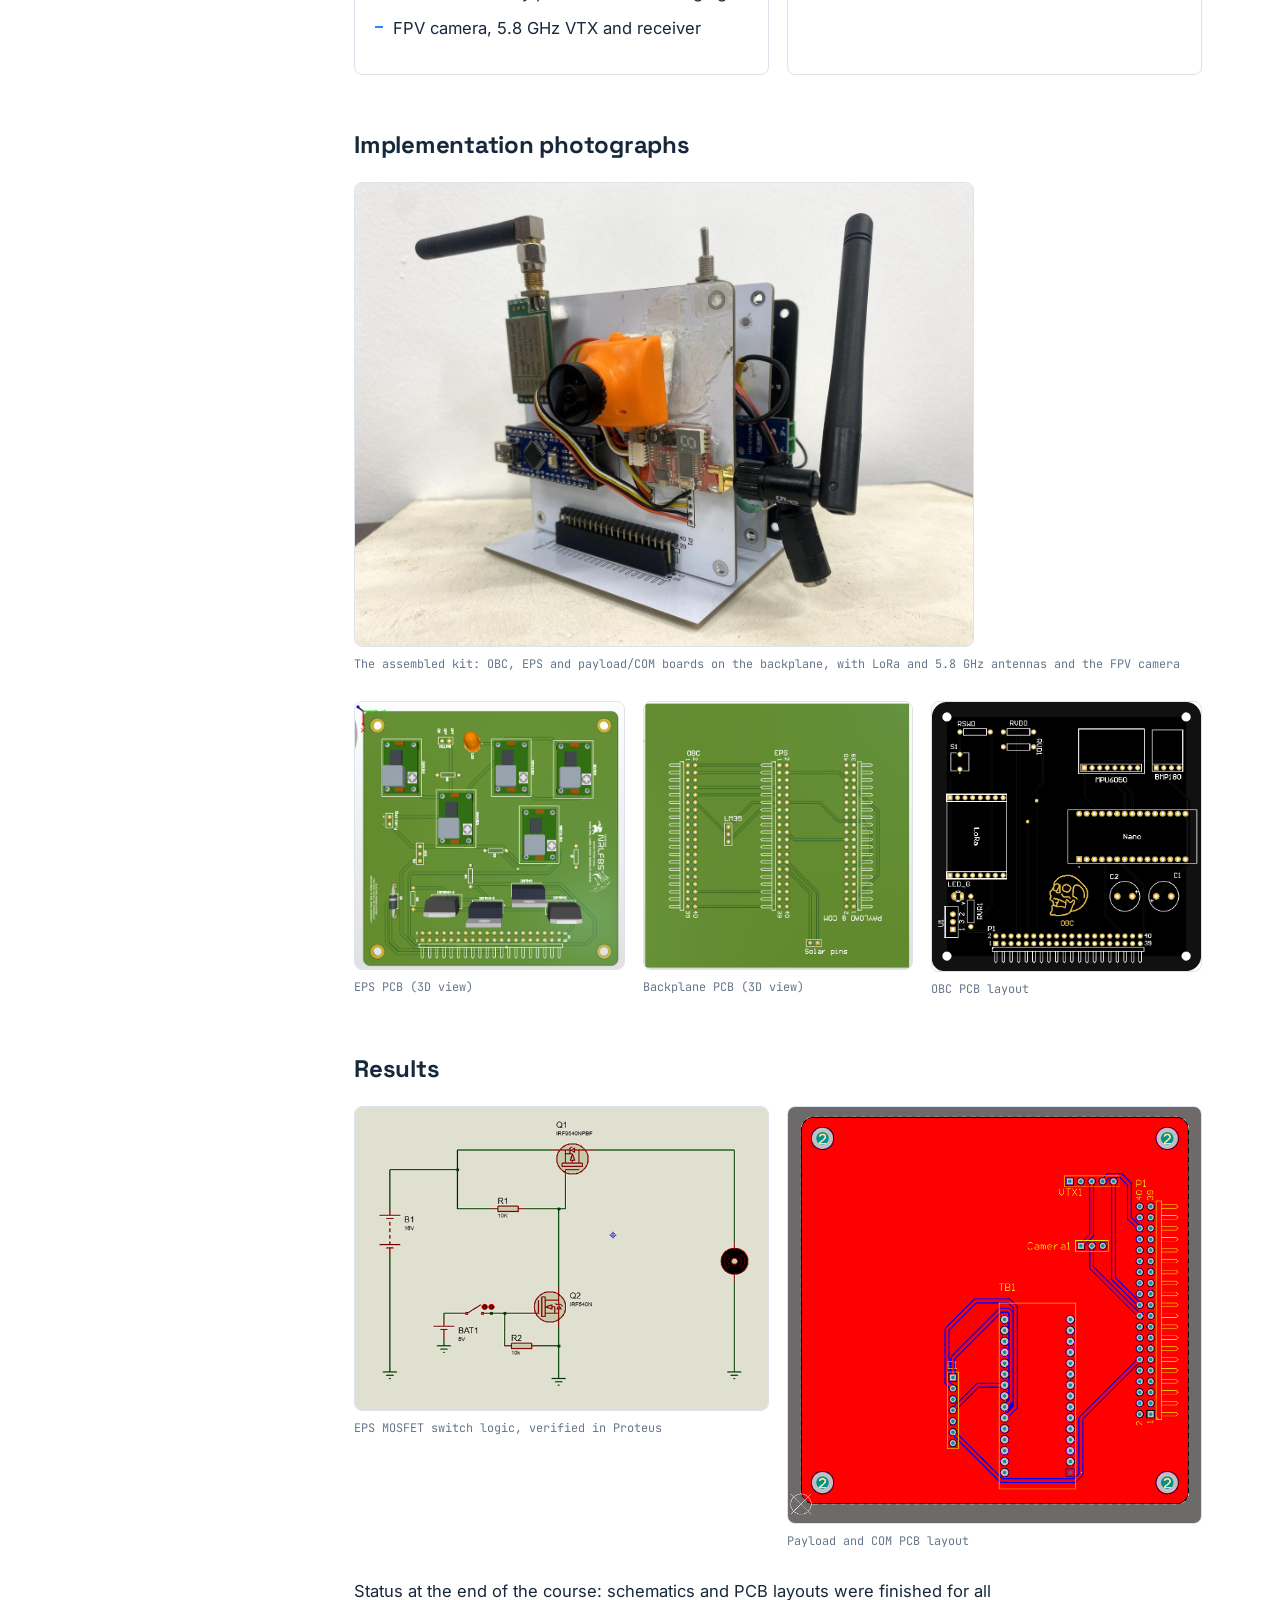
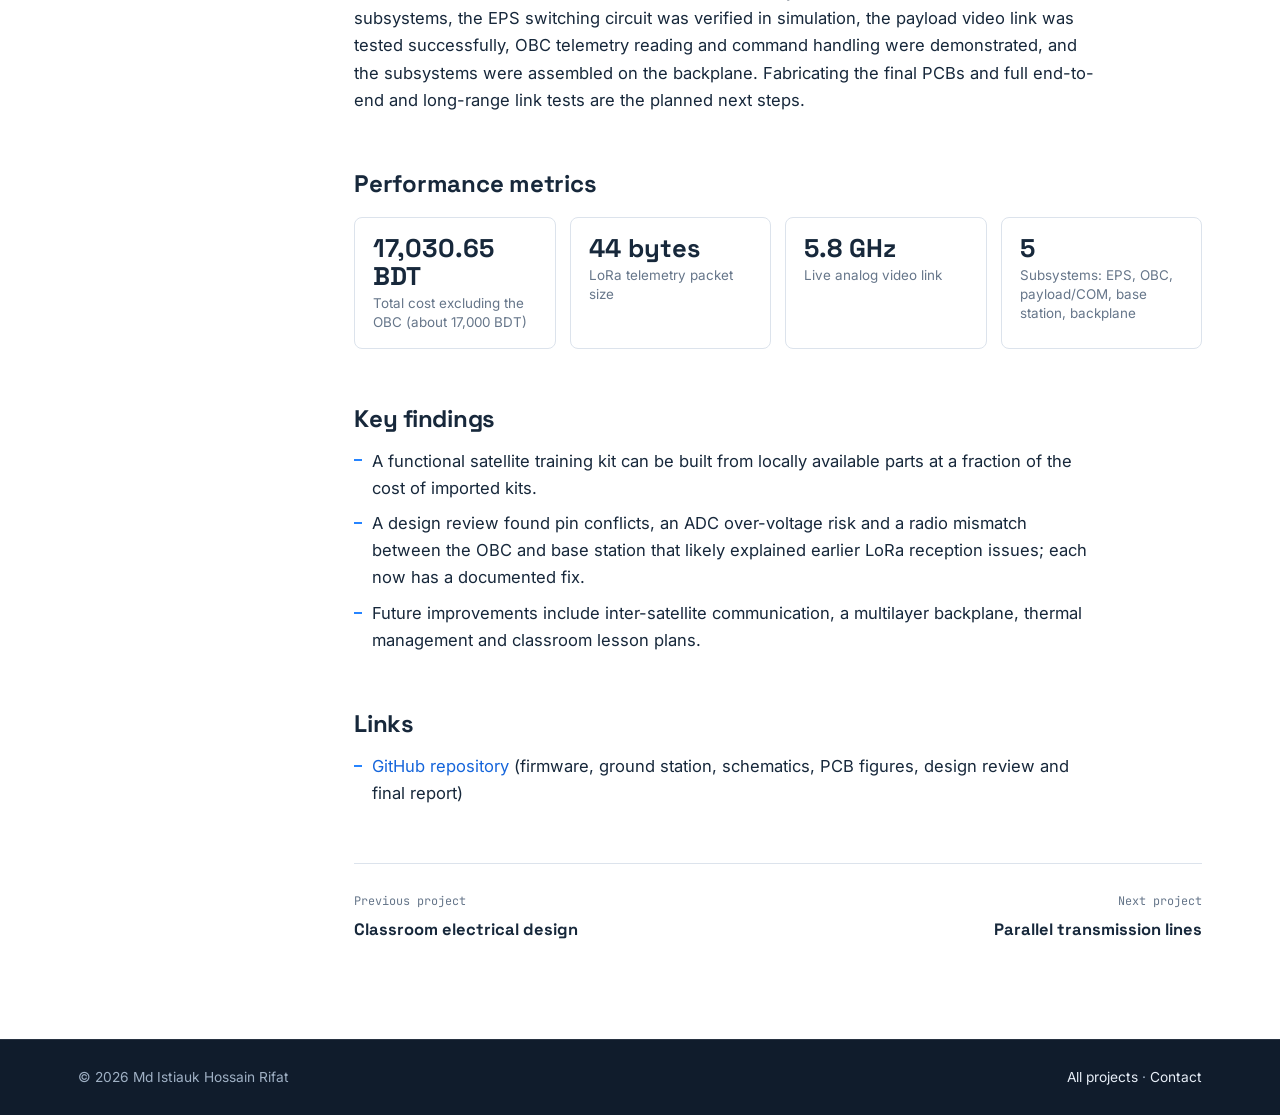
<file: projects/satellite-training-kit.html>
<!DOCTYPE html>
<html lang="en">
<head>
  <meta charset="UTF-8">
  <meta name="viewport" content="width=device-width, initial-scale=1">
  <title>Satellite Training Kit: A Low-Cost 1U CubeSat for Education | Md Istiauk Hossain Rifat</title>
  <meta name="description" content="EEE383 project led by Md Istiauk Hossain Rifat: a modular, low-cost CubeSat-style training kit with solar-charged power, onboard computer, LoRa telemetry and 5.8 GHz video.">
  <meta name="author" content="Md Istiauk Hossain Rifat">
  <link rel="canonical" href="https://istiauk.github.io/projects/satellite-training-kit.html">
  <meta property="og:type" content="article">
  <meta property="og:title" content="Satellite Training Kit: A Low-Cost 1U CubeSat for Education">
  <meta property="og:description" content="EEE383 project led by Md Istiauk Hossain Rifat: a modular, low-cost CubeSat-style training kit with solar-charged power, onboard computer, LoRa telemetry and 5.8 GHz video.">
  <meta property="og:image" content="https://istiauk.github.io/assets/img/projects/thumbs/satellite-kit.jpg">
  <meta name="theme-color" content="#101C2C">
  <link rel="icon" href="../assets/img/favicon.svg" type="image/svg+xml">
  <link rel="stylesheet" href="../assets/css/style.css">
</head>
<body>
  <a class="skip-link" href="#main">Skip to content</a>
  <header class="site-nav">
    <nav class="container nav-inner" aria-label="Main">
      <a class="brand" href="../index.html" aria-label="Md Istiauk Hossain Rifat, home">
        <svg class="brand-mark" viewBox="0 0 30 30" aria-hidden="true"><circle cx="15" cy="15" r="13" fill="none" stroke="#42C5E8" stroke-width="1.8"/><path d="M7.5 15c2.5-6 5-6 7.5 0s5 6 7.5 0" fill="none" stroke="#fff" stroke-width="1.8"/></svg>
        <span>Md Istiauk Hossain Rifat</span>
      </a>
      <button class="nav-toggle" aria-expanded="false" aria-controls="nav-links">Menu</button>
      <ul class="nav-links" id="nav-links">
        <li><a href="../index.html#home">Home</a></li>
        <li><a href="../index.html#about">About</a></li>
        <li><a href="../index.html#education">Education</a></li>
        <li><a href="../index.html#expertise">Expertise</a></li>
        <li><a href="../index.html#projects" class="active">Projects</a></li>
        <li><a href="../index.html#research">Research</a></li>
        <li><a href="../index.html#experience">Experience</a></li>
        <li class="has-menu">
          <button class="menu-btn" aria-expanded="false" aria-haspopup="true">Interests</button>
          <ul class="submenu">
            <li><a href="../interests/travelling.html">Travelling</a></li>
            <li><a href="../interests/sports.html">Sports</a></li>
            <li><a href="../interests/movies.html">Movies</a></li>
          </ul>
        </li>
        <li><a href="../index.html#contact">Contact</a></li>
      </ul>
    </nav>
  </header>

  <main id="main">
    <section class="p-hero">
      <div class="container">
        <p class="crumbs"><a href="../index.html">Home</a> / <a href="../index.html#projects">Projects</a> / Satellite training kit</p>
        <h1>Satellite Training Kit: A Low-Cost 1U CubeSat for Education</h1>
        <p class="lede">A hands-on, modular satellite kit built from components available in Bangladesh, so students can learn how a real satellite works by building one: power, computing, communication, payload and integration as separate, connectable subsystems.</p>
        <dl class="p-meta"><div><dt>Timeline</dt><dd>Sep 2023 – Dec 2023</dd></div><div><dt>Context</dt><dd>EEE/ECE383, BRAC University</dd></div><div><dt>My role</dt><dd>Project lead, all subsystems</dd></div><div><dt>Tools</dt><dd>Altium, Arduino, Proteus, Python</dd></div></dl>
        <div class="p-links"><a class="btn btn-primary" href="https://github.com/Istiauk/Satellite-Training-Kit" target="_blank" rel="noopener">View project on GitHub</a></div>
      </div>
    </section>

    <div class="container p-layout">
      <nav class="toc" aria-label="On this page"><p>On this page</p><a href="#overview">Overview</a><a href="#problem">Problem statement</a><a href="#objectives">Engineering objectives</a><a href="#architecture">System architecture</a><a href="#methodology">Methodology</a><a href="#hardware-software">Hardware and software</a><a href="#photos">Implementation photographs</a><a href="#results">Results</a><a href="#metrics">Performance metrics</a><a href="#findings">Key findings</a><a href="#links">Links</a></nav>
      <article class="p-body">
<section class="p-section" id="overview"><h2>Overview</h2><p>The kit mirrors the subsystems of a real 1U CubeSat (a 10 × 10 × 10 cm small satellite). It costs around 17,000 BDT including the ground station, and the satellite side costs much less. I led the project and worked across all subsystems: power, onboard computer, payload and communication, base station and backplane.</p></section>
<section class="p-section" id="problem"><h2>Problem statement</h2><p>Bangladesh has strong electrical and computer engineering talent but very little hands-on access to space technology. Educational resources are scarce and imported satellite kits are expensive, so students rarely get to build and test a satellite system themselves.</p></section>
<section class="p-section" id="objectives"><h2>Engineering objectives</h2><ul class="dash"><li>Establish a radio link with a ground station.</li><li>Send sensor telemetry (temperature, pressure/altitude, acceleration, rotation, battery voltage and current) to the ground station.</li><li>Rebroadcast received packets over a wider area as a digipeater.</li><li>Stream live video from an on-board camera.</li><li>Keep the cost low by using locally available parts.</li></ul></section>
<section class="p-section" id="architecture"><h2>System architecture</h2><p>Subsystem boards plug into a 90 × 90 mm two-layer backplane PCB. The EPS supplies regulated power, the OBC reads sensors and sends telemetry over LoRa, the payload streams 5.8 GHz analog video, and the COM board rebroadcasts packets. The base station receives telemetry, digipeater messages and video, and shows them on a laptop.</p><div class="fig-row"><figure class="fig"><img src="../assets/img/projects/satellite-kit/obc-block.png" alt="On-board computer (OBC) block diagram" loading="lazy"><figcaption>On-board computer (OBC) block diagram</figcaption></figure><figure class="fig"><img src="../assets/img/projects/satellite-kit/eps-block.png" alt="Electrical power system (EPS) block diagram" loading="lazy"><figcaption>Electrical power system (EPS) block diagram</figcaption></figure></div><div class="table-wrap"><table><thead><tr><th class="">Subsystem</th><th class="">Key hardware</th></tr></thead><tbody><tr><td class="">EPS (power)</td><td class="">4 × 18650 cells, solar charging, MINI360 buck converters, IRF9540/IRF540 MOSFET high-side switches, Schottky diodes</td></tr><tr><td class="">OBC (computer)</td><td class="">Arduino Nano, SX1278 LoRa, MPU6050, BMP180, LM35, ACS712</td></tr><tr><td class="">Payload &amp; COM</td><td class="">FPV camera, TS5828L 5.8 GHz video transmitter, EBYTE E32 1 W LoRa, Arduino Nano</td></tr><tr><td class="">Base station</td><td class="">2 × Arduino Nano, SX1278 and E32 LoRa, SKYDROID 5.8 GHz receiver</td></tr><tr><td class="">Backplane</td><td class="">90 × 90 mm 2-layer PCB, 3 × 2×20 headers, on-board LM35</td></tr></tbody></table></div></section>
<section class="p-section" id="methodology"><h2>Methodology</h2><ol class="steps"><li>Defined the mission and split the kit into subsystems that match a real CubeSat.</li><li>Designed schematics and PCB layouts for every subsystem in Altium.</li><li>Verified the EPS MOSFET switching circuit in Proteus simulation.</li><li>Wrote OBC firmware for sensor reading, telemetry and ground commands; telemetry was sent as 44-byte LoRa packets.</li><li>Tested the payload video chain from camera to transmitter to receiver.</li><li>Assembled the subsystems on the backplane. In 2026 I reviewed the original schematics line by line, documented the fixes and rewrote the firmware for the corrected hardware.</li></ol></section>
<section class="p-section" id="hardware-software"><h2>Hardware and software</h2><div class="hw-grid"><div><h3>Hardware</h3><ul class="dash"><li>Arduino Nano boards</li><li>SX1278 and EBYTE E32 LoRa modules (433 MHz)</li><li>MPU6050, BMP180, LM35, ACS712 sensors</li><li>4 × 18650 battery pack with solar charging</li><li>FPV camera, 5.8 GHz VTX and receiver</li></ul></div><div><h3>Software &amp; tools</h3><ul class="dash"><li>Altium Designer (schematics and PCBs)</li><li>Arduino C/C++ firmware</li><li>Proteus (EPS switching simulation)</li><li>Python ground-station software</li></ul></div></div></section>
<section class="p-section" id="photos"><h2>Implementation photographs</h2><figure class="fig"><img src="../assets/img/projects/satellite-kit/assembled-kit.jpg" alt="The assembled kit: OBC, EPS and payload/COM boards on the backplane, with LoRa and 5.8 GHz antennas and the FPV camera" loading="lazy" style="max-width:min(100%, 620px)"><figcaption>The assembled kit: OBC, EPS and payload/COM boards on the backplane, with LoRa and 5.8 GHz antennas and the FPV camera</figcaption></figure><div class="fig-row three"><figure class="fig"><img src="../assets/img/projects/satellite-kit/eps-pcb-3d.png" alt="EPS PCB (3D view)" loading="lazy"><figcaption>EPS PCB (3D view)</figcaption></figure><figure class="fig"><img src="../assets/img/projects/satellite-kit/backplane-pcb-3d.png" alt="Backplane PCB (3D view)" loading="lazy"><figcaption>Backplane PCB (3D view)</figcaption></figure><figure class="fig"><img src="../assets/img/projects/satellite-kit/obc-pcb.png" alt="OBC PCB layout" loading="lazy"><figcaption>OBC PCB layout</figcaption></figure></div></section>
<section class="p-section" id="results"><h2>Results</h2><div class="fig-row"><figure class="fig"><img src="../assets/img/projects/satellite-kit/mosfet-sim.png" alt="EPS MOSFET switch logic, verified in Proteus" loading="lazy"><figcaption>EPS MOSFET switch logic, verified in Proteus</figcaption></figure><figure class="fig"><img src="../assets/img/projects/satellite-kit/payload-com-pcb.png" alt="Payload and COM PCB layout" loading="lazy"><figcaption>Payload and COM PCB layout</figcaption></figure></div><p>Status at the end of the course: schematics and PCB layouts were finished for all subsystems, the EPS switching circuit was verified in simulation, the payload video link was tested successfully, OBC telemetry reading and command handling were demonstrated, and the subsystems were assembled on the backplane. Fabricating the final PCBs and full end-to-end and long-range link tests are the planned next steps.</p></section>
<section class="p-section" id="metrics"><h2>Performance metrics</h2><div class="metrics"><div class="metric"><div class="num">17,030.65 BDT</div><div class="lbl">Total cost excluding the OBC (about 17,000 BDT)</div></div><div class="metric"><div class="num">44 bytes</div><div class="lbl">LoRa telemetry packet size</div></div><div class="metric"><div class="num">5.8 GHz</div><div class="lbl">Live analog video link</div></div><div class="metric"><div class="num">5</div><div class="lbl">Subsystems: EPS, OBC, payload/COM, base station, backplane</div></div></div></section>
<section class="p-section" id="findings"><h2>Key findings</h2><ul class="dash"><li>A functional satellite training kit can be built from locally available parts at a fraction of the cost of imported kits.</li><li>A design review found pin conflicts, an ADC over-voltage risk and a radio mismatch between the OBC and base station that likely explained earlier LoRa reception issues; each now has a documented fix.</li><li>Future improvements include inter-satellite communication, a multilayer backplane, thermal management and classroom lesson plans.</li></ul></section>
<section class="p-section" id="links"><h2>Links</h2><ul class="dash"><li><a href="https://github.com/Istiauk/Satellite-Training-Kit" target="_blank" rel="noopener">GitHub repository</a> (firmware, ground station, schematics, PCB figures, design review and final report)</li></ul></section>

        <nav class="p-nav" aria-label="More projects"><a class="prev" href="classroom-electrical-design.html"><span>Previous project</span><strong>Classroom electrical design</strong></a><a class="next" href="parallel-transmission-lines.html"><span>Next project</span><strong>Parallel transmission lines</strong></a></nav>
      </article>
    </div>
  </main>

  <footer class="site-footer">
    <div class="container footer-row">
      <span>© <span id="year">2026</span> Md Istiauk Hossain Rifat</span>
      <span><a href="../index.html#projects">All projects</a> · <a href="../index.html#contact">Contact</a></span>
    </div>
  </footer>
  <script src="../assets/js/main.js" defer></script>
</body>
</html>
</file>
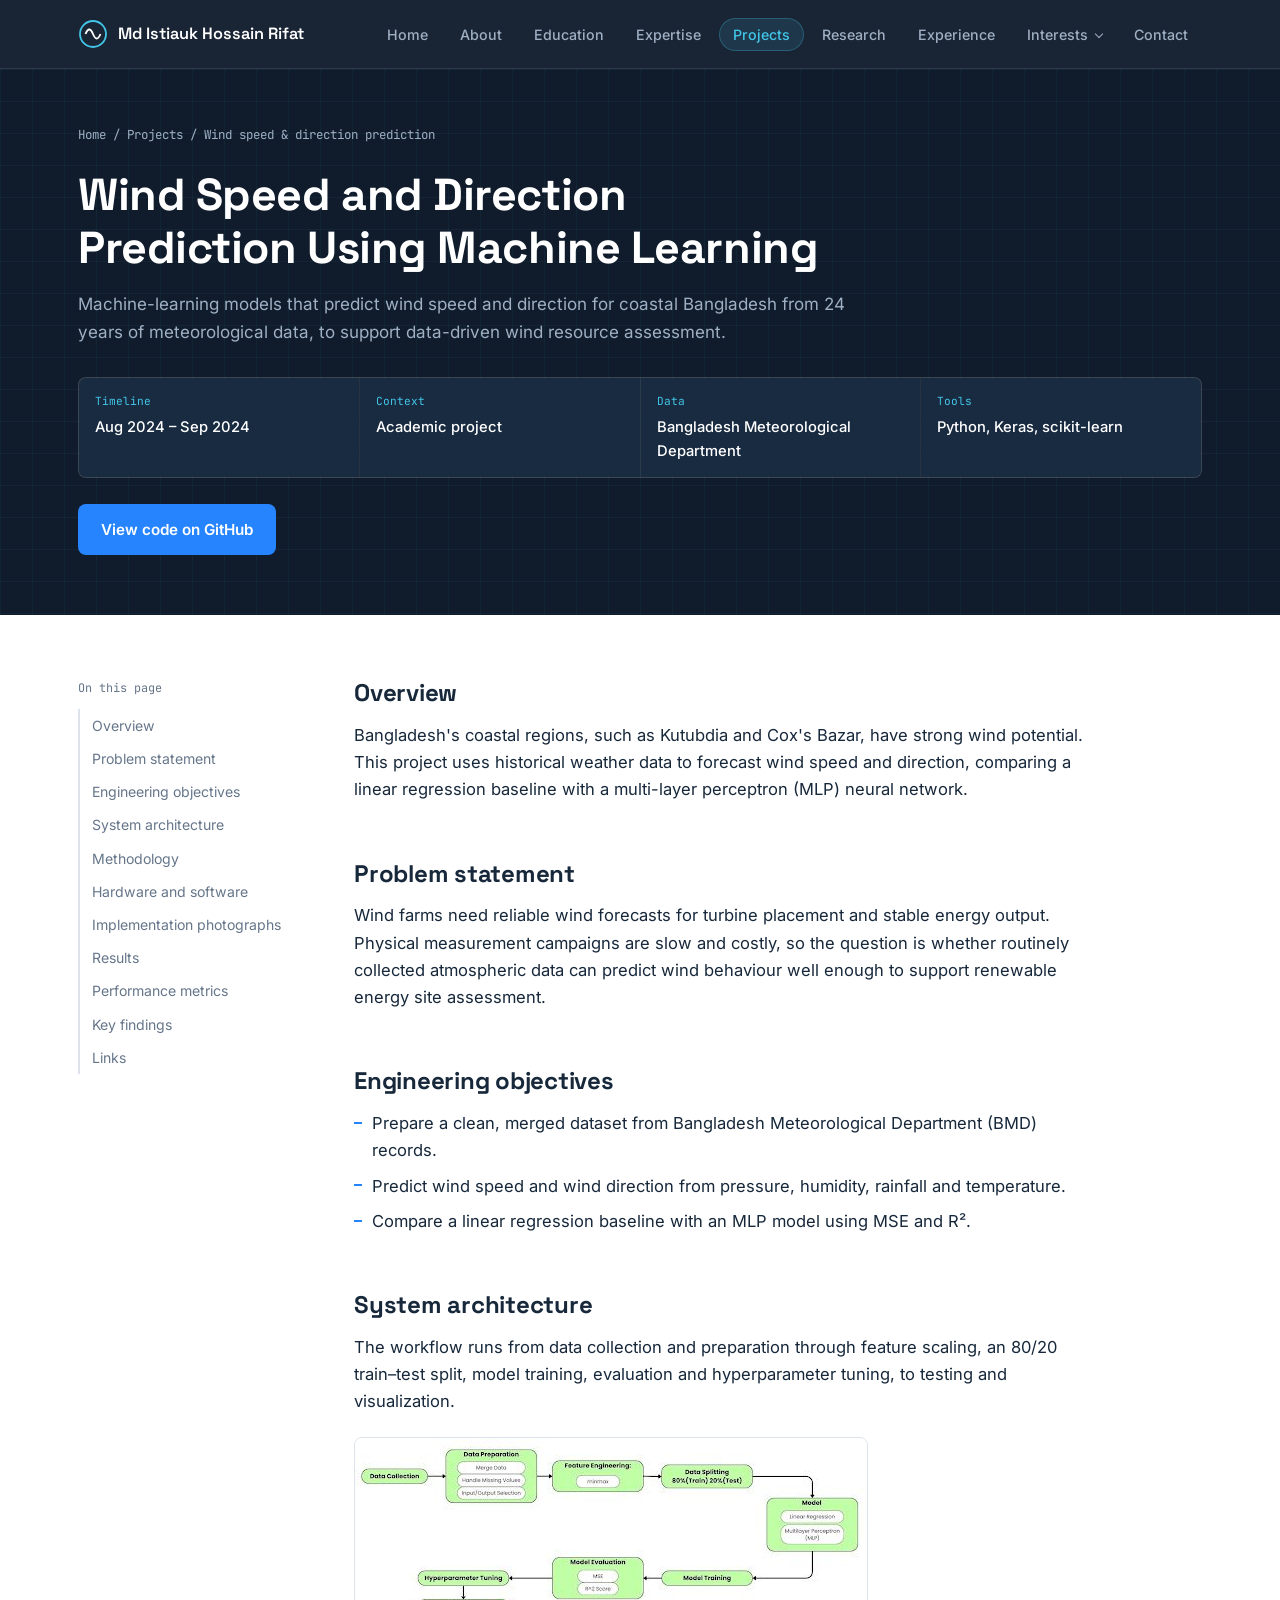
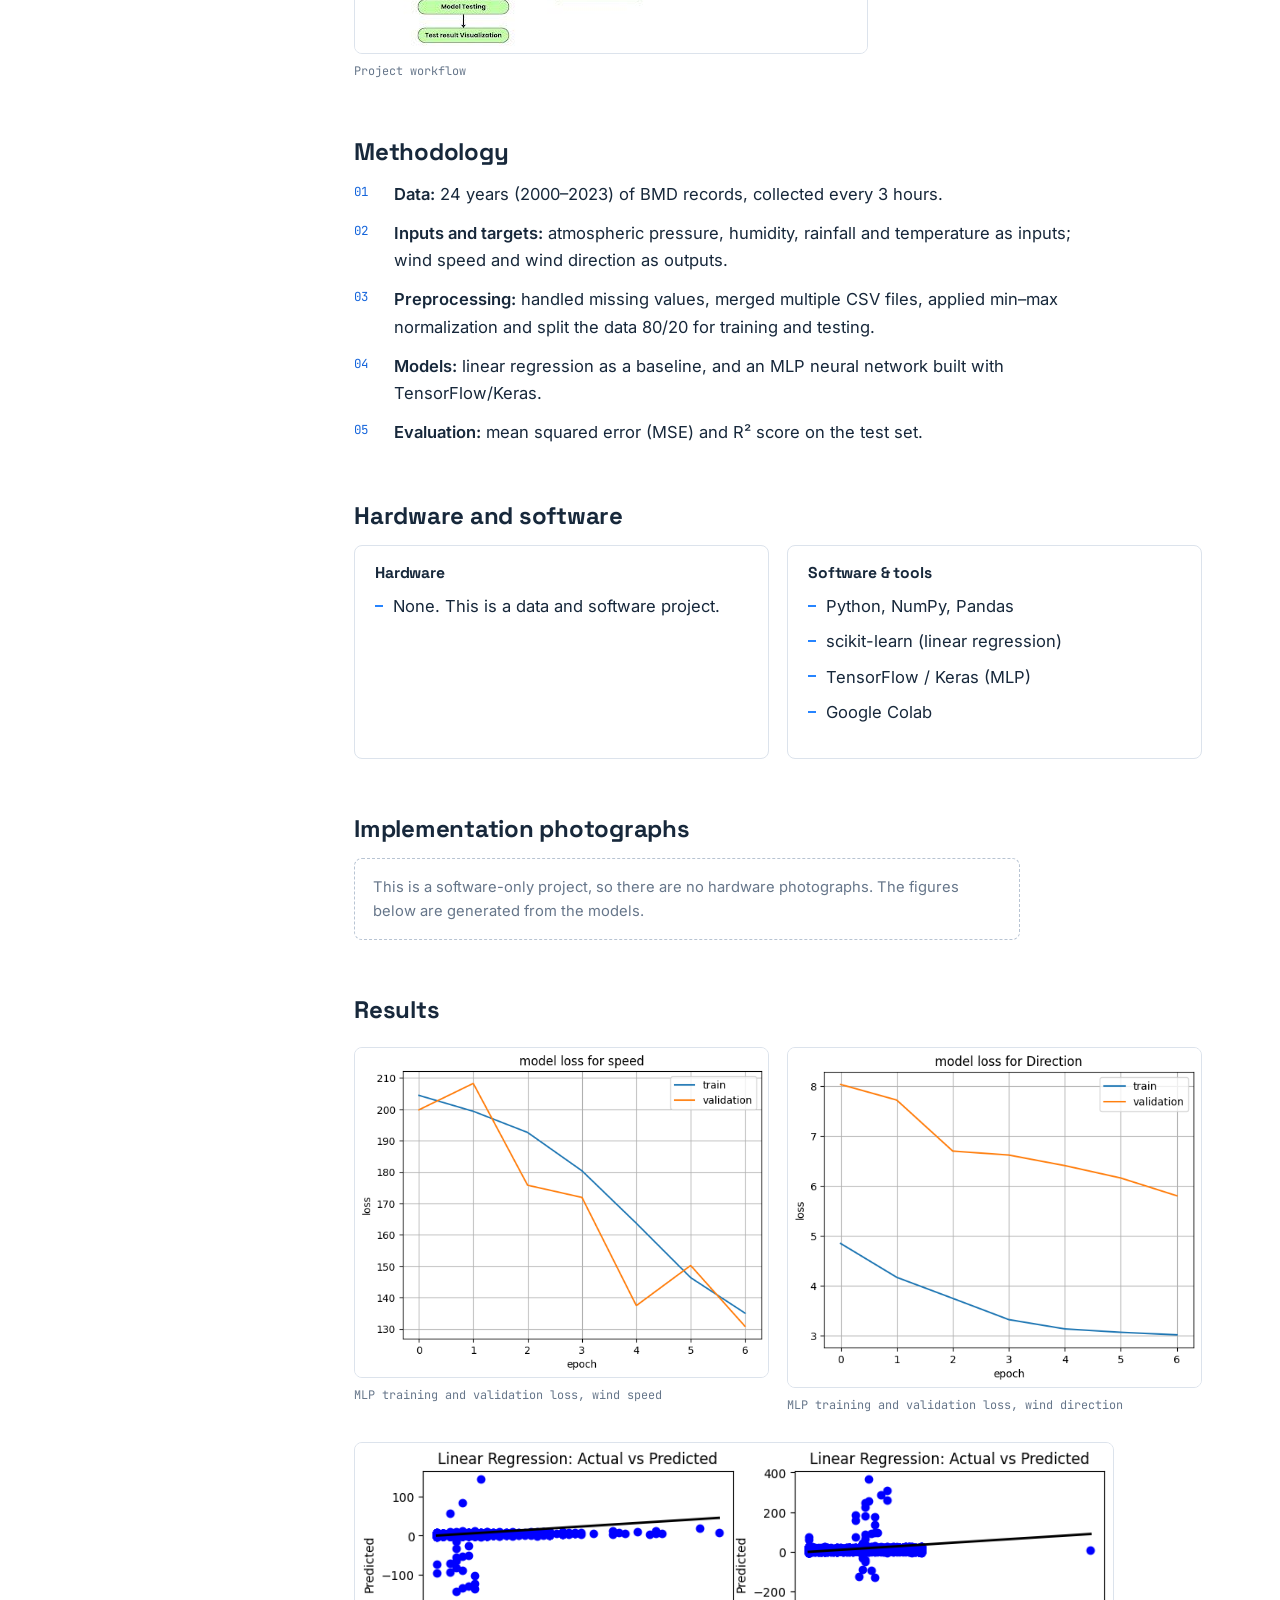
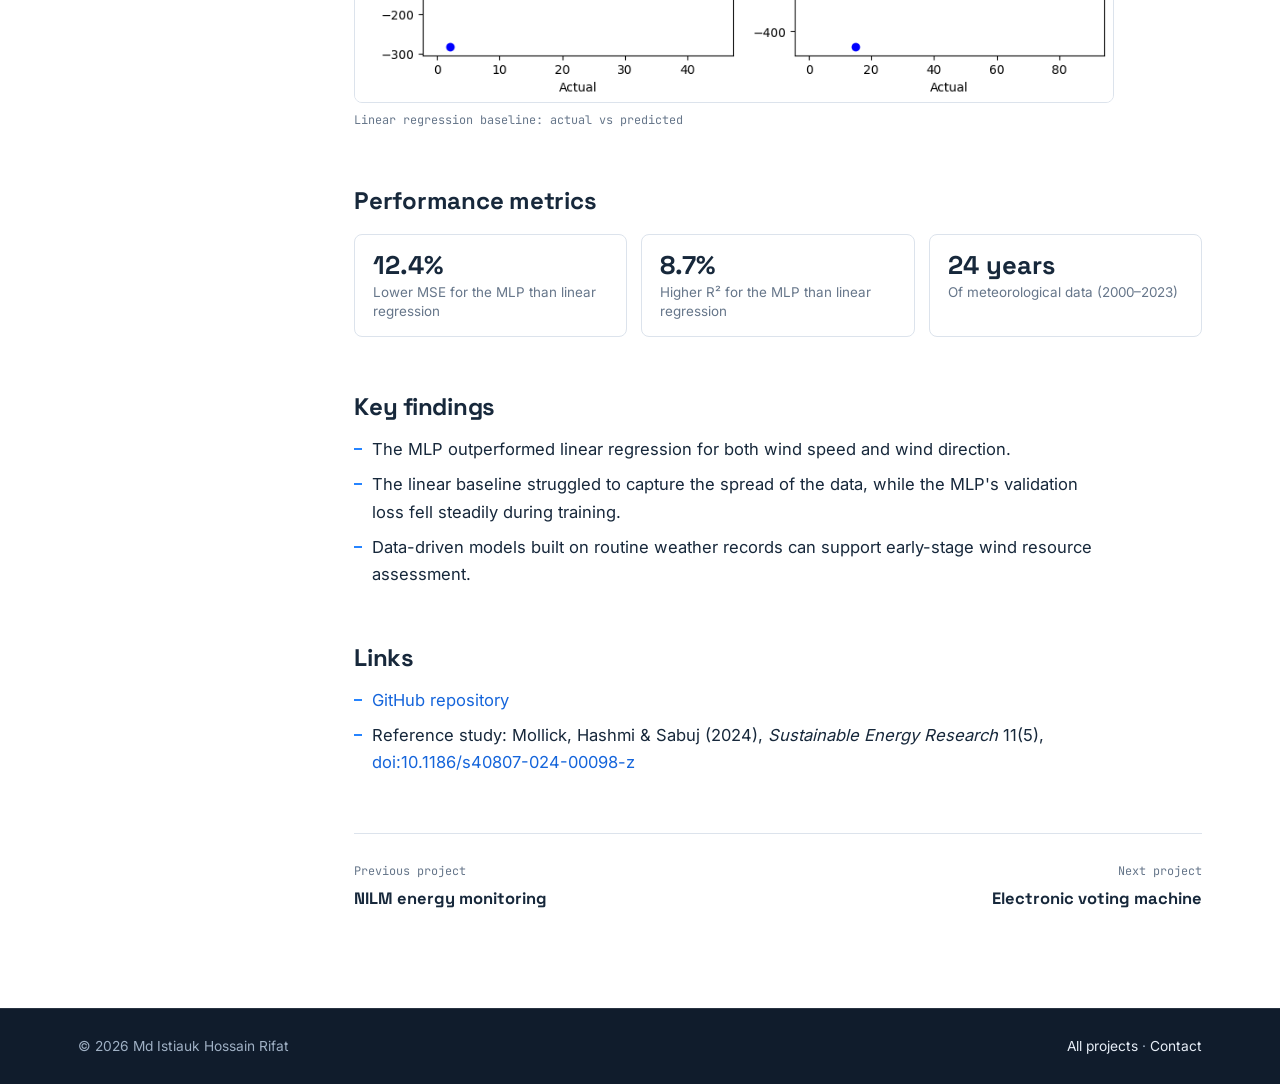
<file: projects/wind-prediction.html>
<!DOCTYPE html>
<html lang="en">
<head>
  <meta charset="UTF-8">
  <meta name="viewport" content="width=device-width, initial-scale=1">
  <title>Wind Speed and Direction Prediction Using Machine Learning | Md Istiauk Hossain Rifat</title>
  <meta name="description" content="Machine-learning forecast of wind speed and direction in coastal Bangladesh using 24 years of meteorological data; MLP vs linear regression.">
  <meta name="author" content="Md Istiauk Hossain Rifat">
  <link rel="canonical" href="https://istiauk.github.io/projects/wind-prediction.html">
  <meta property="og:type" content="article">
  <meta property="og:title" content="Wind Speed and Direction Prediction Using Machine Learning">
  <meta property="og:description" content="Machine-learning forecast of wind speed and direction in coastal Bangladesh using 24 years of meteorological data; MLP vs linear regression.">
  <meta property="og:image" content="https://istiauk.github.io/assets/img/projects/thumbs/wind.jpg">
  <meta name="theme-color" content="#101C2C">
  <link rel="icon" href="../assets/img/favicon.svg" type="image/svg+xml">
  <link rel="stylesheet" href="../assets/css/style.css">
</head>
<body>
  <a class="skip-link" href="#main">Skip to content</a>
  <header class="site-nav">
    <nav class="container nav-inner" aria-label="Main">
      <a class="brand" href="../index.html" aria-label="Md Istiauk Hossain Rifat, home">
        <svg class="brand-mark" viewBox="0 0 30 30" aria-hidden="true"><circle cx="15" cy="15" r="13" fill="none" stroke="#42C5E8" stroke-width="1.8"/><path d="M7.5 15c2.5-6 5-6 7.5 0s5 6 7.5 0" fill="none" stroke="#fff" stroke-width="1.8"/></svg>
        <span>Md Istiauk Hossain Rifat</span>
      </a>
      <button class="nav-toggle" aria-expanded="false" aria-controls="nav-links">Menu</button>
      <ul class="nav-links" id="nav-links">
        <li><a href="../index.html#home">Home</a></li>
        <li><a href="../index.html#about">About</a></li>
        <li><a href="../index.html#education">Education</a></li>
        <li><a href="../index.html#expertise">Expertise</a></li>
        <li><a href="../index.html#projects" class="active">Projects</a></li>
        <li><a href="../index.html#research">Research</a></li>
        <li><a href="../index.html#experience">Experience</a></li>
        <li class="has-menu">
          <button class="menu-btn" aria-expanded="false" aria-haspopup="true">Interests</button>
          <ul class="submenu">
            <li><a href="../interests/travelling.html">Travelling</a></li>
            <li><a href="../interests/sports.html">Sports</a></li>
            <li><a href="../interests/movies.html">Movies</a></li>
          </ul>
        </li>
        <li><a href="../index.html#contact">Contact</a></li>
      </ul>
    </nav>
  </header>

  <main id="main">
    <section class="p-hero">
      <div class="container">
        <p class="crumbs"><a href="../index.html">Home</a> / <a href="../index.html#projects">Projects</a> / Wind speed &amp; direction prediction</p>
        <h1>Wind Speed and Direction Prediction Using Machine Learning</h1>
        <p class="lede">Machine-learning models that predict wind speed and direction for coastal Bangladesh from 24 years of meteorological data, to support data-driven wind resource assessment.</p>
        <dl class="p-meta"><div><dt>Timeline</dt><dd>Aug 2024 – Sep 2024</dd></div><div><dt>Context</dt><dd>Academic project</dd></div><div><dt>Data</dt><dd>Bangladesh Meteorological Department</dd></div><div><dt>Tools</dt><dd>Python, Keras, scikit-learn</dd></div></dl>
        <div class="p-links"><a class="btn btn-primary" href="https://github.com/Istiauk/Wind_Speed_Direction_Prediction" target="_blank" rel="noopener">View code on GitHub</a></div>
      </div>
    </section>

    <div class="container p-layout">
      <nav class="toc" aria-label="On this page"><p>On this page</p><a href="#overview">Overview</a><a href="#problem">Problem statement</a><a href="#objectives">Engineering objectives</a><a href="#architecture">System architecture</a><a href="#methodology">Methodology</a><a href="#hardware-software">Hardware and software</a><a href="#photos">Implementation photographs</a><a href="#results">Results</a><a href="#metrics">Performance metrics</a><a href="#findings">Key findings</a><a href="#links">Links</a></nav>
      <article class="p-body">
<section class="p-section" id="overview"><h2>Overview</h2><p>Bangladesh's coastal regions, such as Kutubdia and Cox's Bazar, have strong wind potential. This project uses historical weather data to forecast wind speed and direction, comparing a linear regression baseline with a multi-layer perceptron (MLP) neural network.</p></section>
<section class="p-section" id="problem"><h2>Problem statement</h2><p>Wind farms need reliable wind forecasts for turbine placement and stable energy output. Physical measurement campaigns are slow and costly, so the question is whether routinely collected atmospheric data can predict wind behaviour well enough to support renewable energy site assessment.</p></section>
<section class="p-section" id="objectives"><h2>Engineering objectives</h2><ul class="dash"><li>Prepare a clean, merged dataset from Bangladesh Meteorological Department (BMD) records.</li><li>Predict wind speed and wind direction from pressure, humidity, rainfall and temperature.</li><li>Compare a linear regression baseline with an MLP model using MSE and R².</li></ul></section>
<section class="p-section" id="architecture"><h2>System architecture</h2><p>The workflow runs from data collection and preparation through feature scaling, an 80/20 train–test split, model training, evaluation and hyperparameter tuning, to testing and visualization.</p><figure class="fig"><img src="../assets/img/projects/wind/workflow.jpg" alt="Project workflow" loading="lazy" style="max-width:min(100%, 760px)"><figcaption>Project workflow</figcaption></figure></section>
<section class="p-section" id="methodology"><h2>Methodology</h2><ol class="steps"><li><strong>Data:</strong> 24 years (2000–2023) of BMD records, collected every 3 hours.</li><li><strong>Inputs and targets:</strong> atmospheric pressure, humidity, rainfall and temperature as inputs; wind speed and wind direction as outputs.</li><li><strong>Preprocessing:</strong> handled missing values, merged multiple CSV files, applied min–max normalization and split the data 80/20 for training and testing.</li><li><strong>Models:</strong> linear regression as a baseline, and an MLP neural network built with TensorFlow/Keras.</li><li><strong>Evaluation:</strong> mean squared error (MSE) and R² score on the test set.</li></ol></section>
<section class="p-section" id="hardware-software"><h2>Hardware and software</h2><div class="hw-grid"><div><h3>Hardware</h3><ul class="dash"><li>None. This is a data and software project.</li></ul></div><div><h3>Software &amp; tools</h3><ul class="dash"><li>Python, NumPy, Pandas</li><li>scikit-learn (linear regression)</li><li>TensorFlow / Keras (MLP)</li><li>Google Colab</li></ul></div></div></section>
<section class="p-section" id="photos"><h2>Implementation photographs</h2><p class="placeholder-note">This is a software-only project, so there are no hardware photographs. The figures below are generated from the models.</p></section>
<section class="p-section" id="results"><h2>Results</h2><div class="fig-row"><figure class="fig"><img src="../assets/img/projects/wind/mlp-loss-speed.png" alt="MLP training and validation loss, wind speed" loading="lazy"><figcaption>MLP training and validation loss, wind speed</figcaption></figure><figure class="fig"><img src="../assets/img/projects/wind/mlp-loss-direction.png" alt="MLP training and validation loss, wind direction" loading="lazy"><figcaption>MLP training and validation loss, wind direction</figcaption></figure></div><figure class="fig"><img src="../assets/img/projects/wind/lr-actual-vs-predicted.png" alt="Linear regression baseline: actual vs predicted" loading="lazy" style="max-width:min(100%, 760px)"><figcaption>Linear regression baseline: actual vs predicted</figcaption></figure></section>
<section class="p-section" id="metrics"><h2>Performance metrics</h2><div class="metrics"><div class="metric"><div class="num">12.4%</div><div class="lbl">Lower MSE for the MLP than linear regression</div></div><div class="metric"><div class="num">8.7%</div><div class="lbl">Higher R² for the MLP than linear regression</div></div><div class="metric"><div class="num">24 years</div><div class="lbl">Of meteorological data (2000–2023)</div></div></div></section>
<section class="p-section" id="findings"><h2>Key findings</h2><ul class="dash"><li>The MLP outperformed linear regression for both wind speed and wind direction.</li><li>The linear baseline struggled to capture the spread of the data, while the MLP's validation loss fell steadily during training.</li><li>Data-driven models built on routine weather records can support early-stage wind resource assessment.</li></ul></section>
<section class="p-section" id="links"><h2>Links</h2><ul class="dash"><li><a href="https://github.com/Istiauk/Wind_Speed_Direction_Prediction" target="_blank" rel="noopener">GitHub repository</a></li><li>Reference study: Mollick, Hashmi &amp; Sabuj (2024), <em>Sustainable Energy Research</em> 11(5), <a href="http://dx.doi.org/10.1186/s40807-024-00098-z" target="_blank" rel="noopener">doi:10.1186/s40807-024-00098-z</a></li></ul></section>

        <nav class="p-nav" aria-label="More projects"><a class="prev" href="nilm-energy-monitoring.html"><span>Previous project</span><strong>NILM energy monitoring</strong></a><a class="next" href="electronic-voting-machine.html"><span>Next project</span><strong>Electronic voting machine</strong></a></nav>
      </article>
    </div>
  </main>

  <footer class="site-footer">
    <div class="container footer-row">
      <span>© <span id="year">2026</span> Md Istiauk Hossain Rifat</span>
      <span><a href="../index.html#projects">All projects</a> · <a href="../index.html#contact">Contact</a></span>
    </div>
  </footer>
  <script src="../assets/js/main.js" defer></script>
</body>
</html>
</file>
<file: assets/css/style.css>
/* ==========================================================================
   Md Istiauk Hossain Rifat — Portfolio
   style.css: one stylesheet for every page.

   CONTENTS
   1. Fonts (self-hosted in /assets/fonts)
   2. Design tokens (colours, type, spacing) — edit colours here
   3. Base & utilities
   4. Navigation
   5. Hero (home page)
   6. Sections & headings
   7. About
   8. Education timeline & awards
   9. Expertise
   10. Project cards
   11. Research
   12. Experience & gallery
   13. Beyond Engineering & photo placeholders
   14. Contact & footer
   15. Project detail pages
   16. Responsive (tablet / mobile)
   17. Reduced motion
   ========================================================================== */

/* ---------- 1. FONTS ---------- */
@font-face { font-family: "Space Grotesk"; src: url("../fonts/space-grotesk-latin-500-normal.woff2") format("woff2"); font-weight: 500; font-display: swap; }
@font-face { font-family: "Space Grotesk"; src: url("../fonts/space-grotesk-latin-600-normal.woff2") format("woff2"); font-weight: 600; font-display: swap; }
@font-face { font-family: "Space Grotesk"; src: url("../fonts/space-grotesk-latin-700-normal.woff2") format("woff2"); font-weight: 700; font-display: swap; }
@font-face { font-family: "Inter"; src: url("../fonts/inter-latin-400-normal.woff2") format("woff2"); font-weight: 400; font-display: swap; }
@font-face { font-family: "Inter"; src: url("../fonts/inter-latin-500-normal.woff2") format("woff2"); font-weight: 500; font-display: swap; }
@font-face { font-family: "Inter"; src: url("../fonts/inter-latin-600-normal.woff2") format("woff2"); font-weight: 600; font-display: swap; }
@font-face { font-family: "JetBrains Mono"; src: url("../fonts/jetbrains-mono-latin-400-normal.woff2") format("woff2"); font-weight: 400; font-display: swap; }
@font-face { font-family: "JetBrains Mono"; src: url("../fonts/jetbrains-mono-latin-500-normal.woff2") format("woff2"); font-weight: 500; font-display: swap; }

/* ---------- 2. DESIGN TOKENS ---------- */
:root {
  --navy-900: #101C2C;     /* primary dark navy */
  --navy-800: #192B40;     /* secondary navy */
  --navy-700: #223854;
  --blue: #2684FF;         /* electric blue */
  --blue-dark: #1565DB;    /* darker blue for text on white (contrast) */
  --cyan: #42C5E8;         /* cyan accent */
  --bg-light: #F4F7FB;
  --white: #FFFFFF;
  --text: #17283B;
  --text-2: #66768A;
  --line: #DCE3EC;
  --line-dark: rgba(255,255,255,0.10);
  --on-dark: #E7EEF7;
  --on-dark-2: #9FB0C4;

  --font-head: "Space Grotesk", system-ui, sans-serif;
  --font-body: "Inter", system-ui, sans-serif;
  --font-mono: "JetBrains Mono", ui-monospace, monospace;

  --max: 1180px;
  --radius: 14px;
  --radius-sm: 8px;
  --shadow: 0 1px 2px rgba(16,28,44,0.05), 0 8px 24px -12px rgba(16,28,44,0.18);
  --nav-h: 68px;
}

/* ---------- 3. BASE ---------- */
*, *::before, *::after { box-sizing: border-box; }
* { margin: 0; padding: 0; }
html { scroll-behavior: smooth; scroll-padding-top: calc(var(--nav-h) + 12px); }
body {
  font-family: var(--font-body);
  font-size: 16.5px;
  line-height: 1.65;
  color: var(--text);
  background: var(--white);
  -webkit-font-smoothing: antialiased;
}
img { max-width: 100%; display: block; }
a { color: var(--blue-dark); text-decoration: none; }
a:hover { text-decoration: underline; text-underline-offset: 3px; }
:focus-visible { outline: 2px solid var(--cyan); outline-offset: 3px; border-radius: 3px; }
h1, h2, h3, h4 { font-family: var(--font-head); line-height: 1.2; color: var(--text); letter-spacing: -0.01em; }
ul { list-style: none; }

.container { max-width: var(--max); margin: 0 auto; padding: 0 28px; }
.mono { font-family: var(--font-mono); font-size: 0.82rem; letter-spacing: 0.01em; }
.sr-only { position: absolute; width: 1px; height: 1px; overflow: hidden; clip: rect(0 0 0 0); white-space: nowrap; }
.skip-link { position: absolute; left: 12px; top: -48px; background: var(--white); color: var(--text); padding: 8px 14px; border-radius: 6px; z-index: 100; }
.skip-link:focus { top: 12px; }

/* buttons */
.btn {
  display: inline-flex; align-items: center; gap: 8px;
  font-family: var(--font-body); font-weight: 600; font-size: 0.95rem;
  padding: 12px 22px; border-radius: var(--radius-sm);
  border: 1.5px solid transparent; cursor: pointer;
  transition: background .18s, border-color .18s, color .18s, transform .18s;
}
.btn:hover { text-decoration: none; transform: translateY(-1px); }
.btn-primary { background: var(--blue); color: var(--white); }
.btn-primary:hover { background: var(--blue-dark); }
.btn-ghost { border-color: rgba(255,255,255,0.35); color: var(--white); }
.btn-ghost:hover { border-color: var(--cyan); color: var(--cyan); }
.btn-outline { border-color: var(--text); color: var(--text); }
.btn-outline:hover { background: var(--text); color: var(--white); }

/* chips (tags) */
.chips { display: flex; flex-wrap: wrap; gap: 8px; }
.chip {
  font-family: var(--font-mono); font-size: 0.76rem;
  padding: 4px 10px; border-radius: 4px;
  background: var(--bg-light); color: var(--text); border: 1px solid var(--line);
}

/* ---------- 4. NAVIGATION ---------- */
.site-nav {
  position: sticky; top: 0; z-index: 50;
  background: rgba(16,28,44,0.96);
  backdrop-filter: saturate(140%) blur(8px);
  border-bottom: 1px solid var(--line-dark);
}
.nav-inner { display: flex; align-items: center; justify-content: space-between; height: var(--nav-h); }
.brand { display: flex; align-items: center; gap: 10px; color: var(--white); font-family: var(--font-head); font-weight: 600; font-size: 1.02rem; }
.brand:hover { text-decoration: none; }
.brand-mark { width: 30px; height: 30px; flex: none; }
.nav-links { display: flex; gap: 4px; }
.nav-links { align-items: center; }
.nav-links a, .menu-btn {
  display: block; padding: 7px 13px; border-radius: 999px;
  color: var(--on-dark-2); font: 500 0.89rem var(--font-body);
  background: none; border: 1px solid transparent; cursor: pointer;
}
.nav-links a:hover, .menu-btn:hover { color: var(--white); text-decoration: none; background: rgba(255,255,255,0.06); }
.nav-links a.active, .menu-btn.active { color: var(--cyan); background: rgba(66,197,232,0.12); border-color: rgba(66,197,232,0.28); }
/* Interests dropdown */
.has-menu { position: relative; }
.menu-btn::after { content: ""; display: inline-block; width: 6px; height: 6px; margin-left: 8px; border-right: 1.5px solid currentColor; border-bottom: 1.5px solid currentColor; transform: translateY(-3px) rotate(45deg); }
.submenu {
  display: none; position: absolute; top: calc(100% + 10px); left: 50%; transform: translateX(-50%);
  min-width: 190px; padding: 8px; background: var(--navy-800);
  border: 1px solid rgba(255,255,255,0.12); border-radius: var(--radius); box-shadow: 0 18px 40px -12px rgba(0,0,0,0.55);
}
.submenu::before { content: ""; position: absolute; left: 0; right: 0; top: -12px; height: 12px; }
.has-menu:hover .submenu, .has-menu:focus-within .submenu, .has-menu.open .submenu { display: block; }
.submenu a { border-radius: 8px; padding: 9px 12px; }
.nav-toggle {
  display: none; background: none; border: 1px solid rgba(255,255,255,0.25);
  color: var(--white); font: 500 0.88rem var(--font-body);
  padding: 7px 12px; border-radius: 6px; cursor: pointer;
}

/* ---------- 5. HERO ---------- */
.hero {
  position: relative; overflow: hidden;
  background: var(--navy-900);
  color: var(--on-dark);
  padding: 84px 0 96px;
}
/* faint engineering grid */
.hero::before {
  content: ""; position: absolute; inset: 0;
  background-image:
    linear-gradient(rgba(66,197,232,0.06) 1px, transparent 1px),
    linear-gradient(90deg, rgba(66,197,232,0.06) 1px, transparent 1px);
  background-size: 32px 32px;
  mask-image: linear-gradient(90deg, transparent 0%, #000 45%, #000 100%);
  -webkit-mask-image: linear-gradient(90deg, transparent 0%, #000 45%, #000 100%);
}
.hero-grid { position: relative; display: grid; grid-template-columns: minmax(0, 1.35fr) minmax(0, 1fr); gap: 56px; align-items: center; }
.hero-top { position: relative; margin-bottom: 40px; }
.hero-name {
  font-size: clamp(1.45rem, 7.2vw, 4.1rem); font-weight: 700; color: var(--white);
  letter-spacing: -0.03em; line-height: 1.05; white-space: nowrap; margin-bottom: 14px;
}
.hero-role { font-family: var(--font-mono); font-size: 0.92rem; color: var(--cyan); }
.hero-intro + .hero-intro { margin-top: -2px; }
.hero-statement {
  font-family: var(--font-head); font-weight: 500; font-size: 1.08rem; color: var(--white);
  border-left: 3px solid var(--cyan); padding: 4px 0 4px 16px; margin: 22px 0 24px; max-width: 52ch;
}
.hero-tags { display: flex; flex-wrap: wrap; gap: 8px; margin-bottom: 26px; }
.hero-tags li {
  font-size: 0.8rem; font-weight: 500; color: var(--on-dark); padding: 6px 12px; border-radius: 999px;
  background: rgba(38,132,255,0.12); border: 1px solid rgba(66,197,232,0.25);
}
.hero-headline { font-family: var(--font-head); font-weight: 500; font-size: clamp(1.25rem, 2.2vw, 1.6rem); color: var(--on-dark); line-height: 1.35; margin-bottom: 18px; max-width: 30ch; }
.hero-descriptor { font-family: var(--font-mono); font-size: 0.84rem; color: var(--cyan); margin-bottom: 22px; line-height: 1.8; }
.hero-descriptor span { white-space: nowrap; }
.hero-descriptor span + span::before { content: "|"; color: rgba(255,255,255,0.28); margin: 0 10px; }
.hero-intro { color: var(--on-dark-2); max-width: 62ch; margin-bottom: 14px; }
.hero-location { font-family: var(--font-mono); font-size: 0.82rem; color: var(--on-dark-2); margin-bottom: 30px; }
.hero-location strong { color: var(--white); font-weight: 500; }
.hero-actions { display: flex; flex-wrap: wrap; gap: 12px; }

/* right side: diagram + framed photo */
.hero-visual { position: relative; justify-self: center; width: 100%; max-width: 430px; aspect-ratio: 43 / 50; }
.hero-diagram { position: absolute; inset: 0; width: 100%; height: 100%; overflow: visible; }
.hero-diagram .wire { stroke: rgba(66,197,232,0.45); stroke-width: 1.5; fill: none; }
.hero-diagram .flow { stroke: var(--cyan); stroke-width: 2; fill: none; stroke-dasharray: 6 18; animation: flow 2.8s linear infinite; }
.hero-diagram .sym { stroke: rgba(231,238,247,0.75); stroke-width: 1.5; fill: var(--navy-900); }
.hero-diagram .bus { stroke: rgba(231,238,247,0.85); stroke-width: 5; }
.hero-diagram text { font-family: var(--font-mono); font-size: 10px; fill: var(--on-dark-2); }
@keyframes flow { to { stroke-dashoffset: -48; } }

.photo-frame { position: absolute; left: 14%; right: 14%; top: 13%; bottom: 13%; }
.photo-frame img { width: 100%; height: 100%; object-fit: cover; object-position: center 25%; border-radius: 4px; }
/* corner brackets, like a measurement viewfinder */
.photo-frame::before, .photo-frame::after {
  content: ""; position: absolute; width: 26px; height: 26px; border: 2px solid var(--cyan);
}
.photo-frame::before { top: -10px; left: -10px; border-right: 0; border-bottom: 0; }
.photo-frame::after { bottom: -10px; right: -10px; border-left: 0; border-top: 0; }
.photo-caption { position: absolute; left: 14%; bottom: 4%; font-family: var(--font-mono); font-size: 0.72rem; color: var(--on-dark-2); }

/* hero entrance: one orchestrated load sequence */
.hero-copy > * { opacity: 0; transform: translateY(10px); animation: rise .6s ease-out forwards; }
.hero-copy > *:nth-child(2) { animation-delay: .08s; }
.hero-copy > *:nth-child(3) { animation-delay: .16s; }
.hero-copy > *:nth-child(4) { animation-delay: .24s; }
.hero-copy > *:nth-child(5) { animation-delay: .30s; }
.hero-copy > *:nth-child(6) { animation-delay: .36s; }
.hero-visual { opacity: 0; animation: fade .9s .2s ease-out forwards; }
@keyframes rise { to { opacity: 1; transform: none; } }
@keyframes fade { to { opacity: 1; } }

/* ---------- 6. SECTIONS ---------- */
.section { padding: 96px 0; }
.section.tint { background: var(--bg-light); border-top: 1px solid var(--line); border-bottom: 1px solid var(--line); }
.section-head { max-width: 720px; margin-bottom: 48px; }
.section-head h2 { font-size: clamp(1.8rem, 3vw, 2.35rem); font-weight: 700; margin-bottom: 12px; }
.section-head h2::after { content: ""; display: block; width: 44px; height: 3px; background: var(--blue); margin-top: 14px; border-radius: 2px; }
.section-head p { color: var(--text-2); font-size: 1.05rem; }
.subhead { font-size: 1.25rem; font-weight: 600; margin: 56px 0 22px; }

/* ---------- 7. ABOUT ---------- */
.about-grid { display: grid; grid-template-columns: minmax(0, 1.5fr) minmax(0, 1fr); gap: 56px; align-items: start; }
.about-text p { margin-bottom: 18px; color: var(--text); max-width: 68ch; }
.facts { background: var(--bg-light); border: 1px solid var(--line); border-radius: var(--radius); padding: 8px 24px; }
.facts div { display: grid; grid-template-columns: 112px 1fr; gap: 14px; padding: 14px 0; border-bottom: 1px solid var(--line); }
.facts div:last-child { border-bottom: 0; }
.facts dt { font-family: var(--font-mono); font-size: 0.76rem; color: var(--text-2); padding-top: 3px; }
.facts dd { font-weight: 500; font-size: 0.95rem; }

/* ---------- 8. EDUCATION ---------- */
.timeline { position: relative; padding-left: 34px; list-style: none; }
.timeline::before { content: ""; position: absolute; left: 7px; top: 8px; bottom: 8px; width: 2px; background: linear-gradient(var(--blue), var(--line)); }
.tl-item { position: relative; margin-bottom: 22px; }
.tl-item::before {
  content: ""; position: absolute; left: -34px; top: 26px; width: 16px; height: 16px;
  border-radius: 50%; background: var(--white); border: 3px solid var(--blue);
}
.tl-item.minor::before { border-color: var(--text-2); width: 12px; height: 12px; left: -32px; }
.tl-card {
  background: var(--white); border: 1px solid var(--line); border-radius: var(--radius);
  padding: 22px 26px; display: grid; grid-template-columns: minmax(0, 1fr) auto; gap: 6px 24px;
}
.tl-card h3 { font-size: 1.15rem; }
.tl-card .where { color: var(--text-2); font-size: 0.95rem; }
.tl-card .when { font-family: var(--font-mono); font-size: 0.8rem; color: var(--blue-dark); white-space: nowrap; padding-top: 4px; }
.tl-card .details { grid-column: 1 / -1; display: flex; flex-wrap: wrap; gap: 8px; margin-top: 10px; }

.awards { display: grid; grid-template-columns: repeat(2, minmax(0, 1fr)); gap: 16px; }
.award { background: var(--white); border: 1px solid var(--line); border-left: 3px solid var(--cyan); border-radius: var(--radius-sm); padding: 18px 20px; }
.award .year { font-family: var(--font-mono); font-size: 0.78rem; color: var(--text-2); }
.award h4 { font-size: 1.02rem; margin: 4px 0 6px; }
.award p { color: var(--text-2); font-size: 0.92rem; line-height: 1.55; }

/* ---------- 9. EXPERTISE ---------- */
.skills-grid { display: grid; grid-template-columns: repeat(3, minmax(0, 1fr)); gap: 20px; }
.skill-card { background: var(--white); border: 1px solid var(--line); border-radius: var(--radius); padding: 24px; }
.skill-card h3 { font-size: 1.05rem; margin-bottom: 4px; }
.skill-card .note { color: var(--text-2); font-size: 0.88rem; margin-bottom: 16px; }
.skill-card .glyph { width: 36px; height: 36px; margin-bottom: 14px; }
.skill-card .glyph * { stroke: var(--blue); fill: none; stroke-width: 1.6; }

/* ---------- 10. PROJECT CARDS ---------- */
.projects-grid { display: grid; grid-template-columns: repeat(3, minmax(0, 1fr)); gap: 24px; }
.project-card {
  display: flex; flex-direction: column; background: var(--white);
  border: 1px solid var(--line); border-radius: var(--radius); overflow: hidden;
  color: var(--text); transition: transform .2s, box-shadow .2s, border-color .2s;
}
.project-card:hover { transform: translateY(-3px); box-shadow: var(--shadow); border-color: #c4d2e3; text-decoration: none; }
.project-card .thumb { aspect-ratio: 16 / 10; background: var(--bg-light); border-bottom: 1px solid var(--line); overflow: hidden; }
.project-card .thumb img { width: 100%; height: 100%; object-fit: cover; }
.project-card .body { padding: 20px 22px 22px; display: flex; flex-direction: column; flex: 1; }
.project-card .meta { display: flex; justify-content: space-between; gap: 10px; font-family: var(--font-mono); font-size: 0.74rem; color: var(--text-2); margin-bottom: 8px; }
.project-card h3 { font-size: 1.1rem; line-height: 1.3; margin-bottom: 8px; }
.project-card p { color: var(--text-2); font-size: 0.93rem; line-height: 1.55; margin-bottom: 16px; flex: 1; }
.project-card .chips { margin-bottom: 16px; }
.project-card .more { font-weight: 600; font-size: 0.9rem; color: var(--blue-dark); }
.project-card.featured { grid-column: span 2; flex-direction: row; }
.project-card.featured .thumb { aspect-ratio: auto; flex: 1.15; border-bottom: 0; border-right: 1px solid var(--line); min-height: 320px; }
.project-card.featured .body { flex: 1; padding: 28px; }
.project-card.featured h3 { font-size: 1.35rem; }
.badge { display: inline-block; font-family: var(--font-mono); font-size: 0.7rem; color: var(--white); background: var(--navy-800); padding: 3px 8px; border-radius: 3px; margin-bottom: 12px; align-self: flex-start; }

/* ---------- 11. RESEARCH ---------- */
.paper { display: grid; grid-template-columns: minmax(0, 1.55fr) minmax(0, 1fr); background: var(--white); border: 1px solid var(--line); border-radius: var(--radius); overflow: hidden; }
.paper-main { padding: 36px; }
.paper-main .venue { font-family: var(--font-mono); font-size: 0.8rem; color: var(--blue-dark); margin-bottom: 10px; }
.paper-main h3 { font-size: 1.45rem; line-height: 1.3; margin-bottom: 12px; }
.paper-main .authors { color: var(--text-2); margin-bottom: 22px; }
.paper-main .authors strong { color: var(--text); }
.paper-main h4 { font-size: 0.95rem; margin: 20px 0 6px; }
.paper-main p { color: var(--text); font-size: 0.97rem; }
.paper-main ul.dash li { position: relative; padding-left: 18px; margin-bottom: 6px; font-size: 0.97rem; }
.paper-main ul.dash li::before { content: ""; position: absolute; left: 0; top: 0.72em; width: 8px; height: 2px; background: var(--blue); }
.paper-actions { display: flex; flex-wrap: wrap; gap: 10px; margin-top: 26px; }
.paper-side { background: var(--navy-900); color: var(--on-dark); padding: 36px; display: flex; flex-direction: column; gap: 22px; }
.paper-side figure img { border-radius: 6px; border: 1px solid var(--line-dark); }
.paper-side figcaption { font-family: var(--font-mono); font-size: 0.72rem; color: var(--on-dark-2); margin-top: 8px; }
.stat-row { display: grid; grid-template-columns: repeat(3, 1fr); gap: 12px; }
.stat .num { font-family: var(--font-head); font-size: 1.5rem; font-weight: 700; color: var(--white); line-height: 1.1; }
.stat .lbl { font-size: 0.76rem; color: var(--on-dark-2); line-height: 1.4; margin-top: 4px; }

/* ---------- 12. EXPERIENCE ---------- */
.exp-list { display: grid; gap: 22px; }
.exp {
  background: var(--white); border: 1px solid var(--line); border-radius: var(--radius);
  display: grid; grid-template-columns: 220px minmax(0, 1fr); gap: 28px; padding: 28px;
}
.exp .when { font-family: var(--font-mono); font-size: 0.8rem; color: var(--blue-dark); }
.exp .kind { font-family: var(--font-mono); font-size: 0.74rem; color: var(--text-2); margin-top: 6px; }
.exp h3 { font-size: 1.2rem; margin-bottom: 2px; }
.exp .org { color: var(--text-2); margin-bottom: 14px; }
.exp ul li { position: relative; padding-left: 18px; margin-bottom: 8px; }
.exp ul li::before { content: ""; position: absolute; left: 0; top: 0.72em; width: 8px; height: 2px; background: var(--blue); }
.exp .note { margin-top: 12px; font-size: 0.88rem; color: var(--text-2); }
.gallery { display: grid; grid-template-columns: repeat(4, minmax(0, 1fr)); gap: 12px; margin-top: 20px; }
.gallery figure { border-radius: var(--radius-sm); overflow: hidden; background: var(--bg-light); }
.gallery img { width: 100%; aspect-ratio: 4 / 3; object-fit: cover; }
.gallery figcaption { font-family: var(--font-mono); font-size: 0.7rem; color: var(--text-2); padding: 8px 10px; }

/* ---------- 13. BEYOND ENGINEERING ---------- */
.beyond-grid { display: grid; grid-template-columns: repeat(3, minmax(0, 1fr)); gap: 20px; }
.beyond-card { background: var(--white); border: 1px solid var(--line); border-radius: var(--radius); overflow: hidden; display: flex; flex-direction: column; }
.beyond-card .body { padding: 20px 22px 24px; }
.beyond-card h3 { font-size: 1.08rem; margin-bottom: 6px; }
.beyond-card .when { font-family: var(--font-mono); font-size: 0.76rem; color: var(--text-2); display: block; margin-bottom: 8px; }
.beyond-card p { color: var(--text-2); font-size: 0.94rem; }
.beyond-card.wide { grid-column: span 3; display: grid; grid-template-columns: minmax(0, 1fr) minmax(0, 1.3fr); }
/* empty photo slot — replace with <img> when you have a photo */
.photo-slot {
  aspect-ratio: 16 / 10; display: flex; align-items: center; justify-content: center; text-align: center;
  background:
    repeating-linear-gradient(135deg, transparent 0 11px, rgba(38,132,255,0.07) 11px 12px),
    var(--bg-light);
  color: var(--text-2); font-family: var(--font-mono); font-size: 0.74rem; padding: 16px;
  border-bottom: 1px solid var(--line);
}
.beyond-card.wide .photo-slot { aspect-ratio: auto; min-height: 240px; border-bottom: 0; border-right: 1px solid var(--line); }
.beyond-card img.photo { width: 100%; aspect-ratio: 16 / 10; object-fit: cover; }
.lang-list { display: grid; gap: 10px; margin-top: 8px; }
.beyond-card.lang { grid-column: 1 / -1; }
.beyond-card.lang .lang-list { grid-template-columns: repeat(4, minmax(0, 1fr)); gap: 10px 32px; }
@media (max-width: 640px) { .beyond-card.lang .lang-list { grid-template-columns: 1fr; } }
.lang-list li { display: flex; justify-content: space-between; gap: 12px; border-bottom: 1px dashed var(--line); padding-bottom: 8px; font-size: 0.94rem; }
.lang-list li span:last-child { color: var(--text-2); font-size: 0.86rem; text-align: right; }

/* ---------- 14. CONTACT & FOOTER ---------- */
.contact { background: var(--navy-900); color: var(--on-dark); }
.contact .section-head h2 { color: var(--white); }
.contact .section-head p { color: var(--on-dark-2); }
.contact-grid { display: grid; grid-template-columns: repeat(4, minmax(0, 1fr)); gap: 1px; background: var(--line-dark); border: 1px solid var(--line-dark); border-radius: var(--radius); overflow: hidden; }
.contact-item { background: var(--navy-900); padding: 22px 22px 24px; display: flex; flex-direction: column; gap: 6px; color: var(--on-dark); transition: background .18s; min-width: 0; }
a.contact-item:hover { background: var(--navy-800); text-decoration: none; }
.contact-item .k { font-family: var(--font-mono); font-size: 0.74rem; color: var(--cyan); }
.contact-item .v { font-weight: 500; font-size: 0.95rem; color: var(--white); overflow-wrap: anywhere; }
.site-footer { background: var(--navy-900); color: var(--on-dark-2); border-top: 1px solid var(--line-dark); padding: 26px 0; font-size: 0.86rem; }
.footer-row { display: flex; justify-content: space-between; gap: 16px; flex-wrap: wrap; }
.site-footer a { color: var(--on-dark); }

/* ---------- 15. PROJECT DETAIL PAGES ---------- */
.p-hero { background: var(--navy-900); color: var(--on-dark); padding: 56px 0 60px; position: relative; overflow: hidden; }
.p-hero::before { content: ""; position: absolute; inset: 0; background-image: linear-gradient(rgba(66,197,232,0.05) 1px, transparent 1px), linear-gradient(90deg, rgba(66,197,232,0.05) 1px, transparent 1px); background-size: 32px 32px; }
.p-hero .container { position: relative; }
.crumbs { font-family: var(--font-mono); font-size: 0.78rem; color: var(--on-dark-2); margin-bottom: 22px; }
.crumbs a { color: var(--on-dark-2); }
.crumbs a:hover { color: var(--cyan); }
.p-hero h1 { color: var(--white); font-size: clamp(1.9rem, 3.8vw, 2.8rem); max-width: 26ch; margin-bottom: 16px; }
.p-hero .lede { color: var(--on-dark-2); max-width: 70ch; font-size: 1.06rem; margin-bottom: 30px; }
.p-meta { display: grid; grid-template-columns: repeat(4, minmax(0, 1fr)); gap: 1px; background: var(--line-dark); border: 1px solid var(--line-dark); border-radius: var(--radius-sm); overflow: hidden; }
.p-meta div { background: var(--navy-800); padding: 14px 16px; }
.p-meta dt { font-family: var(--font-mono); font-size: 0.7rem; color: var(--cyan); margin-bottom: 4px; }
.p-meta dd { color: var(--white); font-size: 0.92rem; font-weight: 500; }
.p-links { display: flex; flex-wrap: wrap; gap: 12px; margin-top: 26px; }

.p-layout { display: grid; grid-template-columns: 220px minmax(0, 1fr); gap: 56px; padding-top: 64px; padding-bottom: 96px; }
.toc { position: sticky; top: calc(var(--nav-h) + 24px); align-self: start; }
.toc p { font-family: var(--font-mono); font-size: 0.74rem; color: var(--text-2); margin-bottom: 10px; }
.toc a { display: block; font-size: 0.88rem; color: var(--text-2); padding: 5px 0 5px 12px; border-left: 2px solid var(--line); }
.toc a:hover { color: var(--text); border-left-color: var(--blue); text-decoration: none; }
.p-body { min-width: 0; }
.p-section { margin-bottom: 56px; }
.p-section h2 { font-size: 1.5rem; margin-bottom: 14px; }
.p-section p { margin-bottom: 14px; max-width: 74ch; }
.p-section ul.dash, .p-section ol.steps { margin: 4px 0 14px; max-width: 74ch; }
.p-section ul.dash li { position: relative; padding-left: 18px; margin-bottom: 8px; }
.p-section ul.dash li::before { content: ""; position: absolute; left: 0; top: 0.72em; width: 8px; height: 2px; background: var(--blue); }
.p-section ol.steps { counter-reset: s; list-style: none; }
.p-section ol.steps li { counter-increment: s; position: relative; padding-left: 40px; margin-bottom: 12px; }
.p-section ol.steps li::before { content: counter(s, decimal-leading-zero); position: absolute; left: 0; top: 1px; font-family: var(--font-mono); font-size: 0.78rem; color: var(--blue-dark); }
.fig { margin: 22px 0 26px; }
.fig img { border: 1px solid var(--line); border-radius: var(--radius-sm); background: var(--white); }
.fig figcaption { font-family: var(--font-mono); font-size: 0.74rem; color: var(--text-2); margin-top: 8px; }
.fig-row { display: grid; grid-template-columns: repeat(2, minmax(0, 1fr)); gap: 18px; margin: 22px 0 26px; }
.fig-row .fig { margin: 0; }
.fig-row.three { grid-template-columns: repeat(3, minmax(0, 1fr)); }
.table-wrap { overflow-x: auto; margin: 16px 0 22px; border: 1px solid var(--line); border-radius: var(--radius-sm); }
table { width: 100%; border-collapse: collapse; font-size: 0.92rem; }
th, td { text-align: left; padding: 10px 14px; border-bottom: 1px solid var(--line); }
th { background: var(--bg-light); font-family: var(--font-mono); font-size: 0.74rem; font-weight: 500; color: var(--text-2); }
tr:last-child td { border-bottom: 0; }
td.num, th.num { text-align: right; font-variant-numeric: tabular-nums; }
.metrics { display: grid; grid-template-columns: repeat(auto-fit, minmax(170px, 1fr)); gap: 14px; margin: 18px 0 24px; }
.metric { border: 1px solid var(--line); border-radius: var(--radius-sm); padding: 16px 18px; background: var(--white); }
.metric .num { font-family: var(--font-head); font-size: 1.6rem; font-weight: 700; color: var(--text); line-height: 1.1; }
.metric .lbl { font-size: 0.84rem; color: var(--text-2); margin-top: 4px; line-height: 1.4; }
.hw-grid { display: grid; grid-template-columns: repeat(2, minmax(0, 1fr)); gap: 18px; }
.hw-grid > div { border: 1px solid var(--line); border-radius: var(--radius-sm); padding: 18px 20px; }
.hw-grid h3 { font-size: 0.98rem; margin-bottom: 10px; }
.callout { border-left: 3px solid var(--cyan); background: var(--bg-light); padding: 14px 18px; border-radius: 0 var(--radius-sm) var(--radius-sm) 0; font-size: 0.93rem; color: var(--text); margin: 14px 0 20px; max-width: 74ch; }
.placeholder-note { border: 1px dashed #b8c4d3; border-radius: var(--radius-sm); padding: 16px 18px; color: var(--text-2); font-size: 0.92rem; background: var(--white); max-width: 74ch; }
.p-nav { display: flex; justify-content: space-between; gap: 16px; border-top: 1px solid var(--line); padding-top: 28px; }
.p-nav a { display: flex; flex-direction: column; gap: 4px; max-width: 46%; }
.p-nav a span { font-family: var(--font-mono); font-size: 0.74rem; color: var(--text-2); }
.p-nav a strong { font-family: var(--font-head); color: var(--text); }
.p-nav a.next { text-align: right; margin-left: auto; }

/* ---------- 16. RESPONSIVE ---------- */
@media (max-width: 1240px) {
  .nav-toggle { display: block; }
  .nav-links {
    display: none; position: absolute; top: var(--nav-h); left: 0; right: 0;
    flex-direction: column; gap: 0; background: var(--navy-900);
    border-bottom: 1px solid var(--line-dark); padding: 8px 28px 18px;
  }
  .nav-links.open { display: flex; }
  .nav-links { align-items: stretch; }
  .nav-links a, .menu-btn { padding: 12px 14px; margin: 2px 0; font-size: 0.95rem; text-align: left; width: 100%; }
  .has-menu:hover .submenu { display: none; }
  .has-menu.open .submenu { display: block; }
  .submenu { position: static; transform: none; box-shadow: none; background: transparent; border: 0; padding: 0 0 0 16px; min-width: 0; }
  .submenu::before { display: none; }
}
@media (max-width: 1020px) {
  .projects-grid, .skills-grid, .beyond-grid { grid-template-columns: repeat(2, minmax(0, 1fr)); }
  .beyond-card.wide { grid-column: span 2; }
  .contact-grid { grid-template-columns: repeat(2, minmax(0, 1fr)); }
  .paper { grid-template-columns: 1fr; }
  .p-layout { grid-template-columns: minmax(0, 1fr); gap: 0; }
  .toc { display: none; }
  .p-meta { grid-template-columns: repeat(2, minmax(0, 1fr)); }
}
@media (max-width: 860px) {
  .hero { padding: 48px 0 64px; }
  .hero-grid { grid-template-columns: 1fr; gap: 28px; }
  .hero-visual { order: -1; max-width: 300px; }
  .about-grid { grid-template-columns: 1fr; gap: 32px; }
  .exp { grid-template-columns: 1fr; gap: 10px; }
  .gallery { grid-template-columns: repeat(2, minmax(0, 1fr)); }
  .project-card.featured { grid-column: span 2; flex-direction: column; }
  .project-card.featured .thumb { aspect-ratio: 16 / 10; min-height: 0; border-right: 0; border-bottom: 1px solid var(--line); }
}
@media (max-width: 640px) {
  body { font-size: 16px; }
  .container { padding: 0 20px; }
  .section { padding: 68px 0; }
  .projects-grid, .skills-grid, .beyond-grid, .awards, .contact-grid { grid-template-columns: 1fr; }
  .project-card.featured, .beyond-card.wide { grid-column: span 1; }
  .beyond-card.wide { grid-template-columns: 1fr; }
  .beyond-card.wide .photo-slot { min-height: 0; aspect-ratio: 16 / 10; border-right: 0; border-bottom: 1px solid var(--line); }
  .tl-card { grid-template-columns: 1fr; padding: 18px 20px; }
  .tl-card .when { order: -1; padding-top: 0; }
  .timeline { padding-left: 26px; }
  .tl-item::before { left: -26px; }
  .tl-item.minor::before { left: -24px; }
  .paper-main, .paper-side { padding: 24px; }
  .fig-row, .fig-row.three, .hw-grid { grid-template-columns: 1fr; }
  .p-meta { grid-template-columns: 1fr 1fr; }
  .facts div { grid-template-columns: 96px 1fr; }
}

/* ---------- 17. REDUCED MOTION ---------- */
@media (prefers-reduced-motion: reduce) {
  html { scroll-behavior: auto; }
  *, *::before, *::after { animation: none !important; transition: none !important; }
  .hero-copy > *, .hero-visual { opacity: 1; transform: none; }
}


/* ==========================================================================
   18. ADDITIONS (corrections round 2)
   ========================================================================== */

/* About: full-width biography + small languages strip */
.bio { max-width: 820px; }
.bio p { margin-bottom: 18px; font-size: 1.04rem; }
.languages { margin-top: 36px; display: flex; flex-wrap: wrap; align-items: baseline; gap: 10px 28px; padding-top: 22px; border-top: 1px solid var(--line); max-width: 820px; }
.languages h3 { font-size: 0.95rem; margin-right: 6px; }
.languages span { font-size: 0.94rem; }
.languages small { color: var(--text-2); font-size: 0.84rem; }

/* Latest updates: date rail + cards (edit in index.html, see the template comment) */
.updates { display: grid; gap: 14px; max-width: 920px; }
.update {
  display: grid; grid-template-columns: 120px minmax(0, 1fr); gap: 24px; align-items: start;
  background: var(--white); border: 1px solid var(--line); border-radius: var(--radius); padding: 20px 24px;
}
.update time { font-family: var(--font-mono); font-size: 0.8rem; color: var(--blue-dark); padding-top: 3px; }
.update h3 { font-size: 1.05rem; margin-bottom: 4px; }
.update p { color: var(--text-2); font-size: 0.95rem; }
.update a.more { display: inline-block; margin-top: 8px; font-weight: 600; font-size: 0.9rem; }
.update.has-photo .update-body { display: grid; grid-template-columns: minmax(0, 1fr) 180px; gap: 20px; }
.update img { border-radius: var(--radius-sm); width: 100%; aspect-ratio: 4 / 3; object-fit: cover; }

/* Research (publication spotlight) */
.pub { background: var(--white); border: 1px solid var(--line); border-radius: var(--radius); overflow: hidden; }
.pub-head { background: var(--navy-900); color: var(--on-dark); padding: 36px 40px; position: relative; }
.pub-head::before { content: ""; position: absolute; inset: 0; background-image: linear-gradient(rgba(66,197,232,0.05) 1px, transparent 1px), linear-gradient(90deg, rgba(66,197,232,0.05) 1px, transparent 1px); background-size: 28px 28px; pointer-events: none; }
.pub-head > * { position: relative; }
.pub-head .venue { font-family: var(--font-mono); font-size: 0.8rem; color: var(--cyan); margin-bottom: 12px; }
.pub-head h3 { color: var(--white); font-size: clamp(1.3rem, 2.4vw, 1.7rem); line-height: 1.3; max-width: 46ch; margin-bottom: 12px; }
.pub-head .authors { color: var(--on-dark-2); }
.pub-head .authors strong { color: var(--white); }
.pub-info { display: grid; grid-template-columns: repeat(4, minmax(0, 1fr)); gap: 1px; background: var(--line-dark); border: 1px solid var(--line-dark); border-radius: var(--radius-sm); overflow: hidden; margin-top: 24px; }
.pub-info div { background: var(--navy-800); padding: 12px 14px; }
.pub-info dt { font-family: var(--font-mono); font-size: 0.7rem; color: var(--cyan); margin-bottom: 3px; }
.pub-info dd { color: var(--white); font-size: 0.9rem; font-weight: 500; overflow-wrap: anywhere; }
.pub-body { padding: 36px 40px 40px; display: grid; grid-template-columns: minmax(0, 1fr) minmax(0, 1fr); gap: 40px 48px; }
.pub-body h4 { font-size: 1.05rem; margin-bottom: 10px; }
.pub-body p { font-size: 0.97rem; margin-bottom: 12px; }
.pub-body .full { grid-column: 1 / -1; }
.pub-steps { list-style: none; counter-reset: s; }
.pub-steps li { counter-increment: s; position: relative; padding-left: 38px; margin-bottom: 12px; font-size: 0.96rem; }
.pub-steps li::before { content: counter(s, decimal-leading-zero); position: absolute; left: 0; top: 1px; font-family: var(--font-mono); font-size: 0.78rem; color: var(--blue-dark); }
.pub-figs { display: grid; grid-template-columns: 1.1fr 1fr 1fr; gap: 18px; align-items: start; }
.pub-figs figure img { border: 1px solid var(--line); border-radius: var(--radius-sm); background: var(--white); width: 100%; }
.pub-figs figcaption { font-family: var(--font-mono); font-size: 0.72rem; color: var(--text-2); margin-top: 8px; }
.pub-stats { display: grid; grid-template-columns: repeat(4, minmax(0, 1fr)); gap: 14px; }
.pub-stats > div { border: 1px solid var(--line); border-radius: var(--radius-sm); padding: 14px 16px; }
.pub-stats .num { font-family: var(--font-head); font-weight: 700; font-size: 1.45rem; line-height: 1.1; }
.pub-stats .lbl { font-size: 0.82rem; color: var(--text-2); margin-top: 4px; }

/* Experience: photo wall that keeps each photo's own shape (no heavy cropping) */
.photo-wall { columns: 4 220px; column-gap: 12px; margin-top: 22px; }
.photo-wall a { display: block; margin-bottom: 12px; break-inside: avoid; border-radius: var(--radius-sm); overflow: hidden; border: 1px solid var(--line); }
.photo-wall img { width: 100%; height: auto; transition: transform .25s; }
.photo-wall a:hover img { transform: scale(1.02); }

/* Beyond engineering: interest links */
.interest-links { display: grid; grid-template-columns: repeat(3, minmax(0, 1fr)); gap: 20px; margin-top: 20px; }
.interest-link {
  position: relative; display: flex; flex-direction: column; justify-content: flex-end; min-height: 190px;
  padding: 24px; border-radius: var(--radius); color: var(--white); overflow: hidden; background: var(--navy-900);
  border: 1px solid var(--navy-700); transition: transform .2s, border-color .2s;
}
.interest-link::before { content: ""; position: absolute; inset: 0; background-image: linear-gradient(rgba(66,197,232,0.07) 1px, transparent 1px), linear-gradient(90deg, rgba(66,197,232,0.07) 1px, transparent 1px); background-size: 24px 24px; }
.interest-link > * { position: relative; }
.interest-link:hover { transform: translateY(-3px); border-color: var(--cyan); text-decoration: none; }
.interest-link .k { font-family: var(--font-mono); font-size: 0.74rem; color: var(--cyan); margin-bottom: 6px; }
.interest-link h3 { color: var(--white); font-size: 1.35rem; margin-bottom: 4px; }
.interest-link p { color: var(--on-dark-2); font-size: 0.92rem; }

/* ---------- Interest pages ---------- */
.i-hero { background: var(--navy-900); color: var(--on-dark); position: relative; overflow: hidden; padding: 64px 0 56px; }
.i-hero::before { content: ""; position: absolute; inset: 0; background-image: linear-gradient(rgba(66,197,232,0.06) 1px, transparent 1px), linear-gradient(90deg, rgba(66,197,232,0.06) 1px, transparent 1px); background-size: 32px 32px; }
.i-hero .container { position: relative; }
.i-hero h1 { color: var(--white); font-size: clamp(2.2rem, 5vw, 3.4rem); margin-bottom: 12px; }
.i-hero .lede { color: var(--on-dark-2); max-width: 62ch; font-size: 1.06rem; }
.i-tabs { display: flex; flex-wrap: wrap; gap: 8px; margin-top: 26px; }
.i-tabs a { padding: 7px 14px; border-radius: 999px; border: 1px solid rgba(255,255,255,0.18); color: var(--on-dark-2); font-size: 0.88rem; }
.i-tabs a:hover { color: var(--white); text-decoration: none; border-color: var(--cyan); }
.i-tabs a.active { background: rgba(66,197,232,0.14); color: var(--cyan); border-color: rgba(66,197,232,0.35); }
.i-section { padding: 64px 0; }
.i-section.tint { background: var(--bg-light); border-top: 1px solid var(--line); border-bottom: 1px solid var(--line); }
.i-section h2 { font-size: 1.6rem; margin-bottom: 8px; }
.i-section .sub { color: var(--text-2); margin-bottom: 28px; max-width: 64ch; }
.slot {
  display: flex; align-items: center; justify-content: center; text-align: center; padding: 18px;
  background: repeating-linear-gradient(135deg, transparent 0 11px, rgba(38,132,255,0.07) 11px 12px), var(--bg-light);
  border: 1px dashed #b8c4d3; border-radius: var(--radius-sm); color: var(--text-2);
  font-family: var(--font-mono); font-size: 0.74rem; line-height: 1.6;
}
.todo { color: var(--text-2); font-style: italic; }

/* travelling: destination cards + photo gallery + stories */
.dest-grid { display: grid; grid-template-columns: repeat(3, minmax(0, 1fr)); gap: 20px; }
.dest { border: 1px solid var(--line); border-radius: var(--radius); overflow: hidden; background: var(--white); }
.dest .slot, .dest img { aspect-ratio: 4 / 3; border: 0; border-radius: 0; width: 100%; object-fit: cover; }
.dest .body { padding: 16px 18px 20px; }
.dest .where { font-family: var(--font-mono); font-size: 0.74rem; color: var(--text-2); }
.dest h3 { font-size: 1.08rem; margin: 4px 0 6px; }
.dest p { color: var(--text-2); font-size: 0.92rem; }
.gallery-grid { display: grid; grid-template-columns: repeat(4, minmax(0, 1fr)); grid-auto-rows: 170px; gap: 12px; }
.gallery-grid > * { border-radius: var(--radius-sm); overflow: hidden; }
.gallery-grid .big { grid-column: span 2; grid-row: span 2; }
.gallery-grid img { width: 100%; height: 100%; object-fit: cover; }
.gallery-grid .slot { height: 100%; }
.story { display: grid; grid-template-columns: 200px minmax(0, 1fr); gap: 28px; padding: 26px 0; border-top: 1px solid var(--line); max-width: 920px; }
.story:last-child { border-bottom: 1px solid var(--line); }
.story .when { font-family: var(--font-mono); font-size: 0.8rem; color: var(--blue-dark); }
.story h3 { font-size: 1.15rem; margin-bottom: 6px; }

/* sports: split layout, list of activities, favourites board */
.split { display: grid; grid-template-columns: minmax(0, 1fr) minmax(0, 1fr); gap: 40px; align-items: start; }
.split .slot { aspect-ratio: 4 / 3; }
.sport-list { display: grid; gap: 12px; }
.sport-item { display: grid; grid-template-columns: 44px minmax(0, 1fr); gap: 16px; align-items: start; border: 1px solid var(--line); border-radius: var(--radius); padding: 16px 18px; background: var(--white); }
.sport-item .n { font-family: var(--font-mono); font-size: 0.8rem; color: var(--white); background: var(--navy-800); border-radius: 999px; width: 36px; height: 36px; display: grid; place-items: center; }
.sport-item h3 { font-size: 1.02rem; margin-bottom: 4px; }
.sport-item p { color: var(--text-2); font-size: 0.92rem; }
.fav-board { display: grid; grid-template-columns: repeat(2, minmax(0, 1fr)); gap: 20px; }
.fav { background: var(--navy-900); color: var(--on-dark); border-radius: var(--radius); padding: 24px; }
.fav h3 { color: var(--white); font-size: 1.05rem; margin-bottom: 12px; }
.fav li { padding: 10px 0; border-bottom: 1px dashed rgba(255,255,255,0.14); color: var(--on-dark-2); font-size: 0.94rem; }

/* movies: poster wall + collections + reviews */
.poster-grid { display: grid; grid-template-columns: repeat(5, minmax(0, 1fr)); gap: 18px; }
.poster .slot, .poster img { aspect-ratio: 2 / 3; width: 100%; object-fit: cover; border-radius: var(--radius-sm); }
.poster h3 { font-size: 0.95rem; margin-top: 10px; }
.poster p { font-family: var(--font-mono); font-size: 0.74rem; color: var(--text-2); }
.collections { display: grid; grid-template-columns: repeat(3, minmax(0, 1fr)); gap: 20px; }
.collection { border: 1px solid var(--line); border-radius: var(--radius); padding: 22px; background: var(--white); }
.collection h3 { font-size: 1.05rem; margin-bottom: 10px; }
.collection li { padding: 7px 0; border-bottom: 1px dashed var(--line); font-size: 0.93rem; color: var(--text-2); }
.review { border-left: 3px solid var(--cyan); background: var(--white); border-radius: 0 var(--radius) var(--radius) 0; padding: 20px 24px; max-width: 820px; margin-bottom: 16px; border-top: 1px solid var(--line); border-right: 1px solid var(--line); border-bottom: 1px solid var(--line); }
.review h3 { font-size: 1.05rem; margin-bottom: 6px; }
.review .meta { font-family: var(--font-mono); font-size: 0.74rem; color: var(--text-2); margin-bottom: 8px; }

@media (max-width: 1020px) {
  .pub-info, .pub-stats { grid-template-columns: repeat(2, minmax(0, 1fr)); }
  .pub-body { grid-template-columns: 1fr; }
  .pub-figs { grid-template-columns: 1fr 1fr; }
  .dest-grid, .interest-links, .collections { grid-template-columns: repeat(2, minmax(0, 1fr)); }
  .poster-grid { grid-template-columns: repeat(3, minmax(0, 1fr)); }
  .gallery-grid { grid-template-columns: repeat(2, minmax(0, 1fr)); }
}
@media (max-width: 760px) {
  .split, .fav-board { grid-template-columns: 1fr; }
}
@media (max-width: 640px) {
  .update { grid-template-columns: 1fr; gap: 6px; padding: 18px; }
  .update.has-photo .update-body { grid-template-columns: 1fr; }
  .pub-head, .pub-body { padding: 24px; }
  .pub-figs, .dest-grid, .interest-links, .collections { grid-template-columns: 1fr; }
  .poster-grid { grid-template-columns: repeat(2, minmax(0, 1fr)); }
  .story { grid-template-columns: 1fr; gap: 6px; }
  .hero-role { font-size: 0.8rem; }
}
</file>
